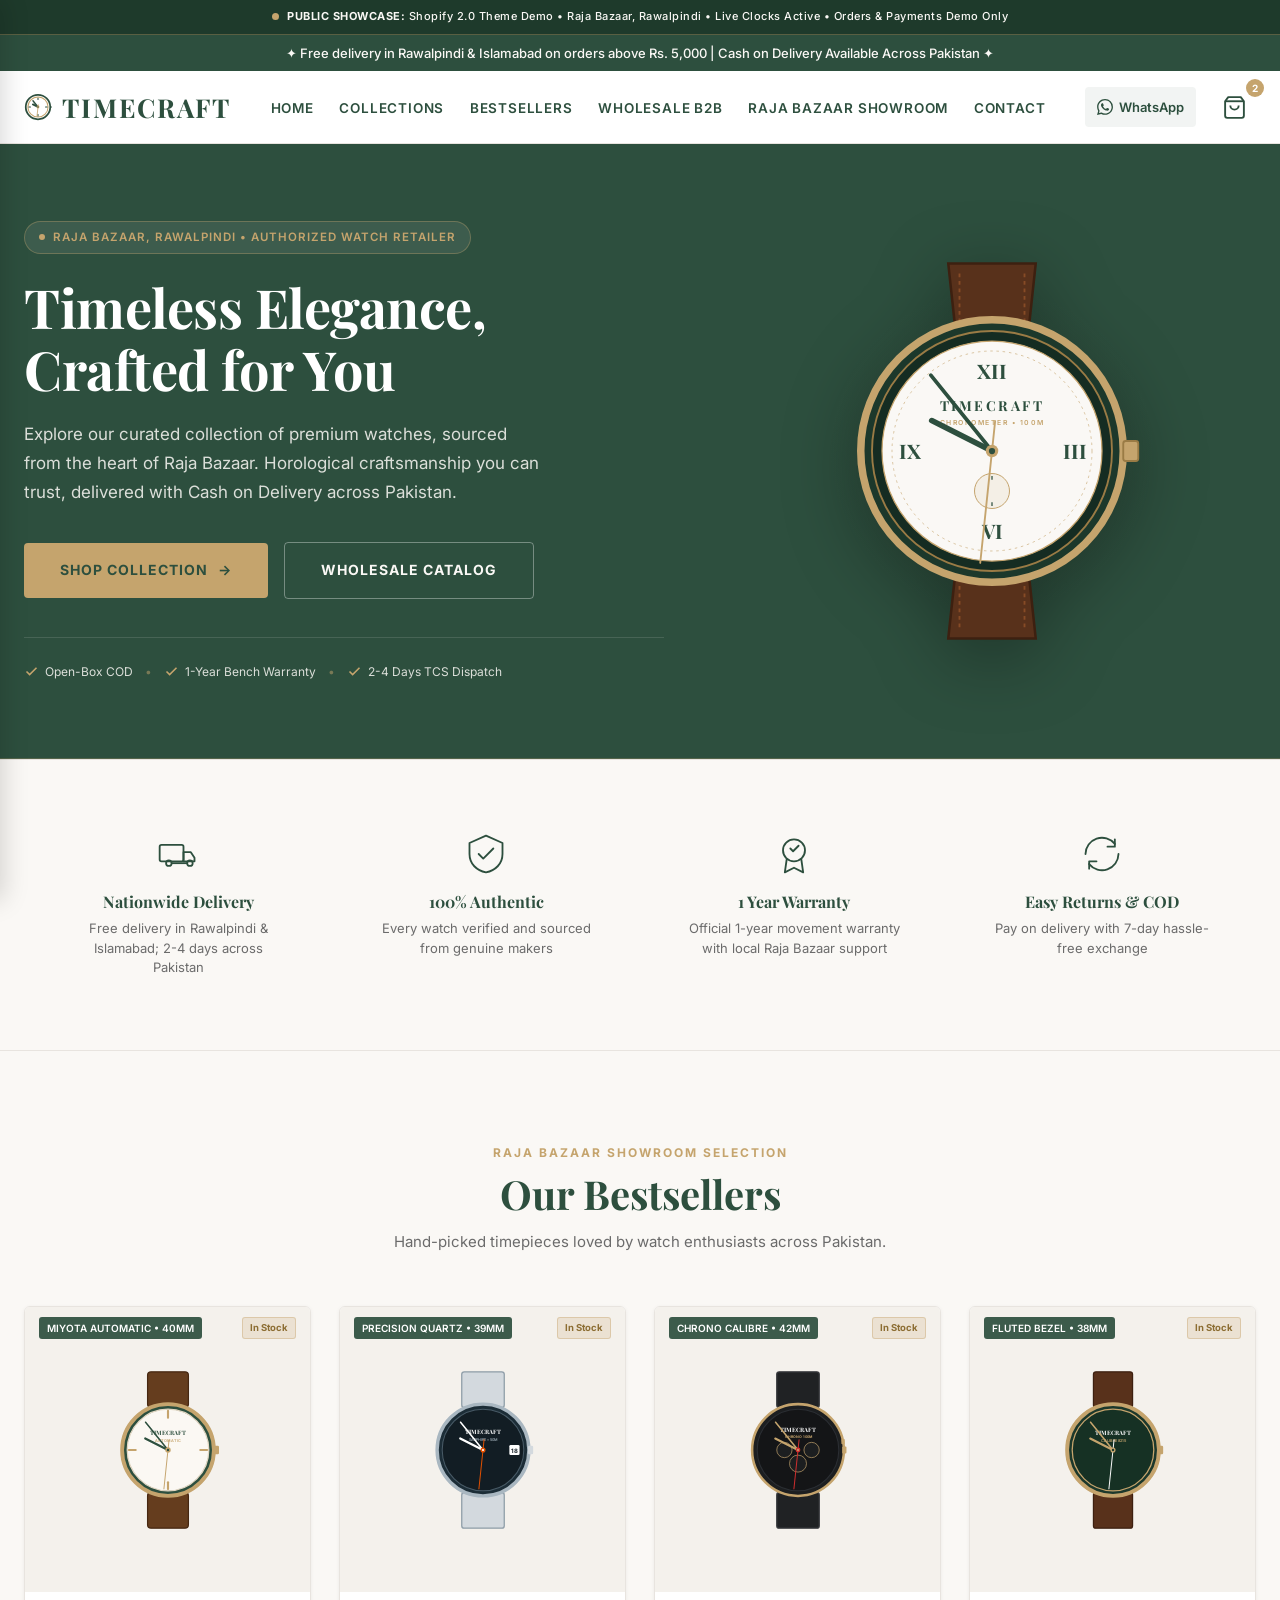
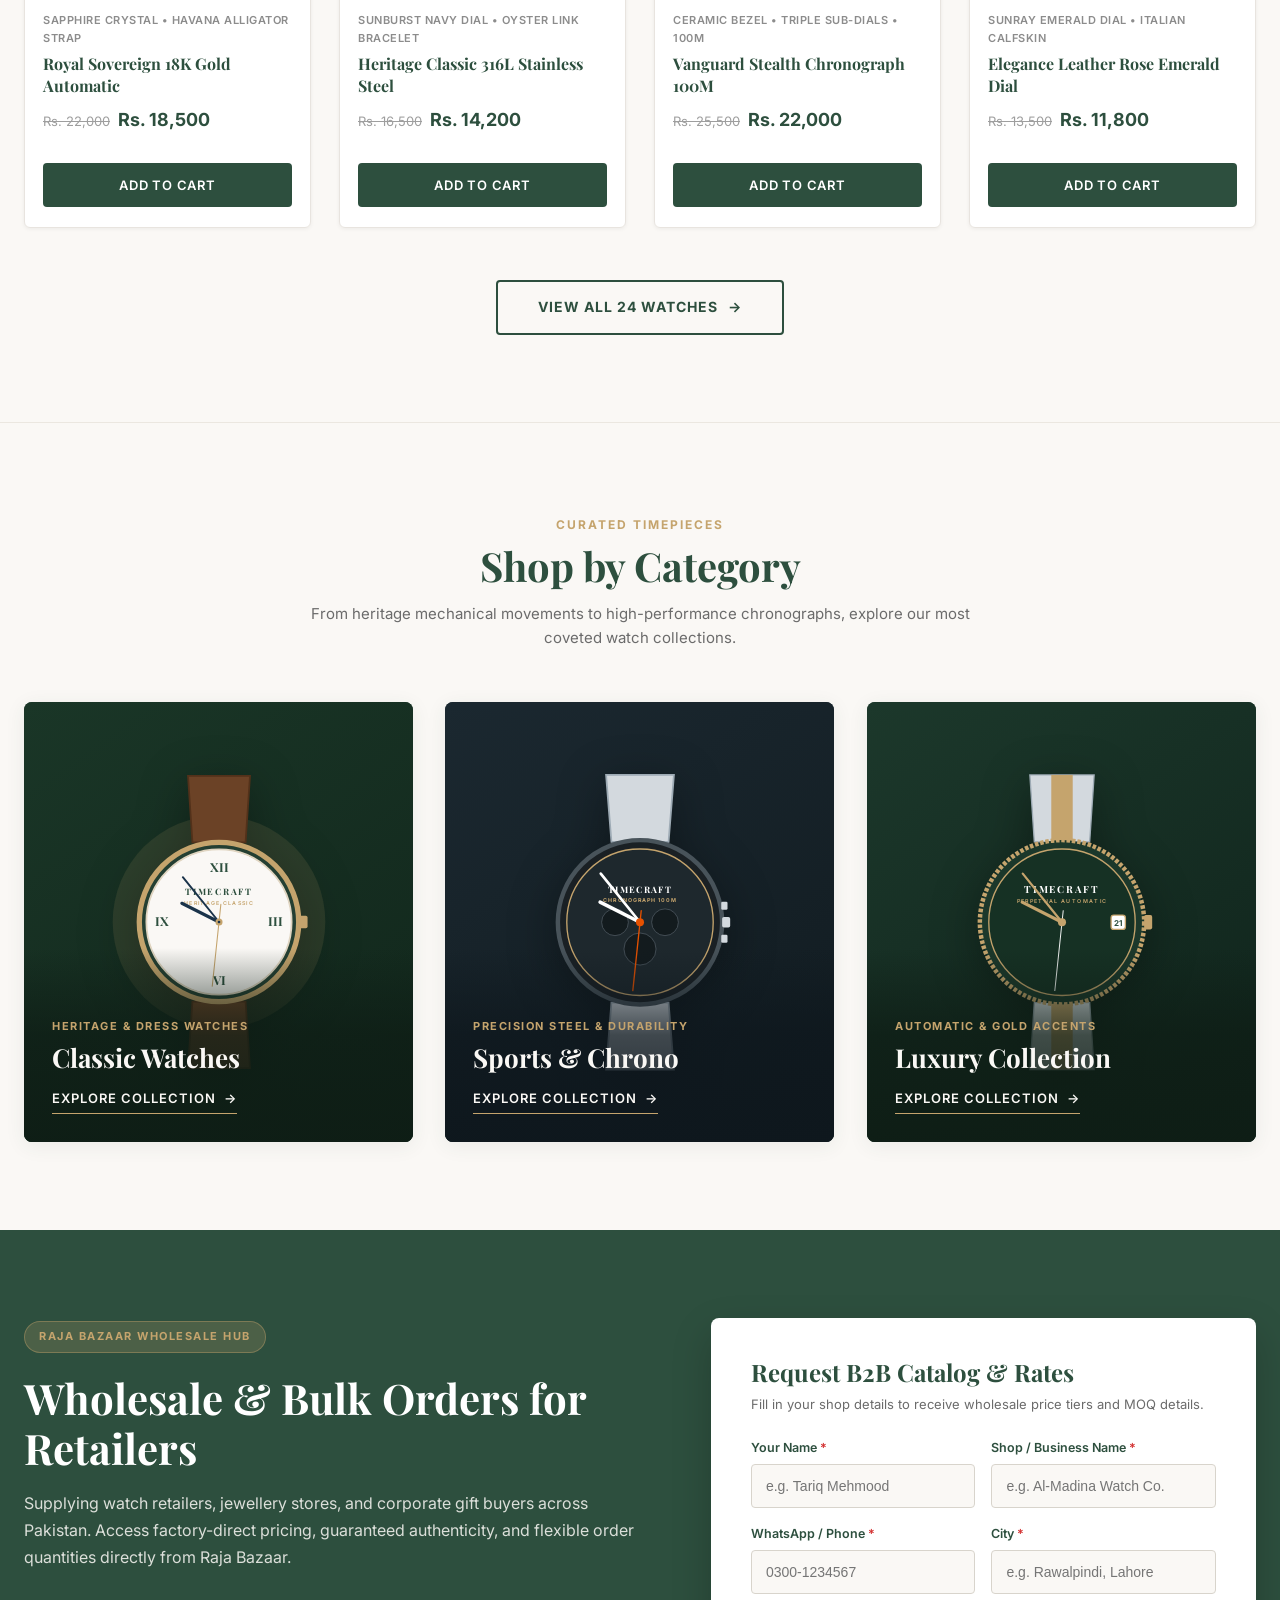
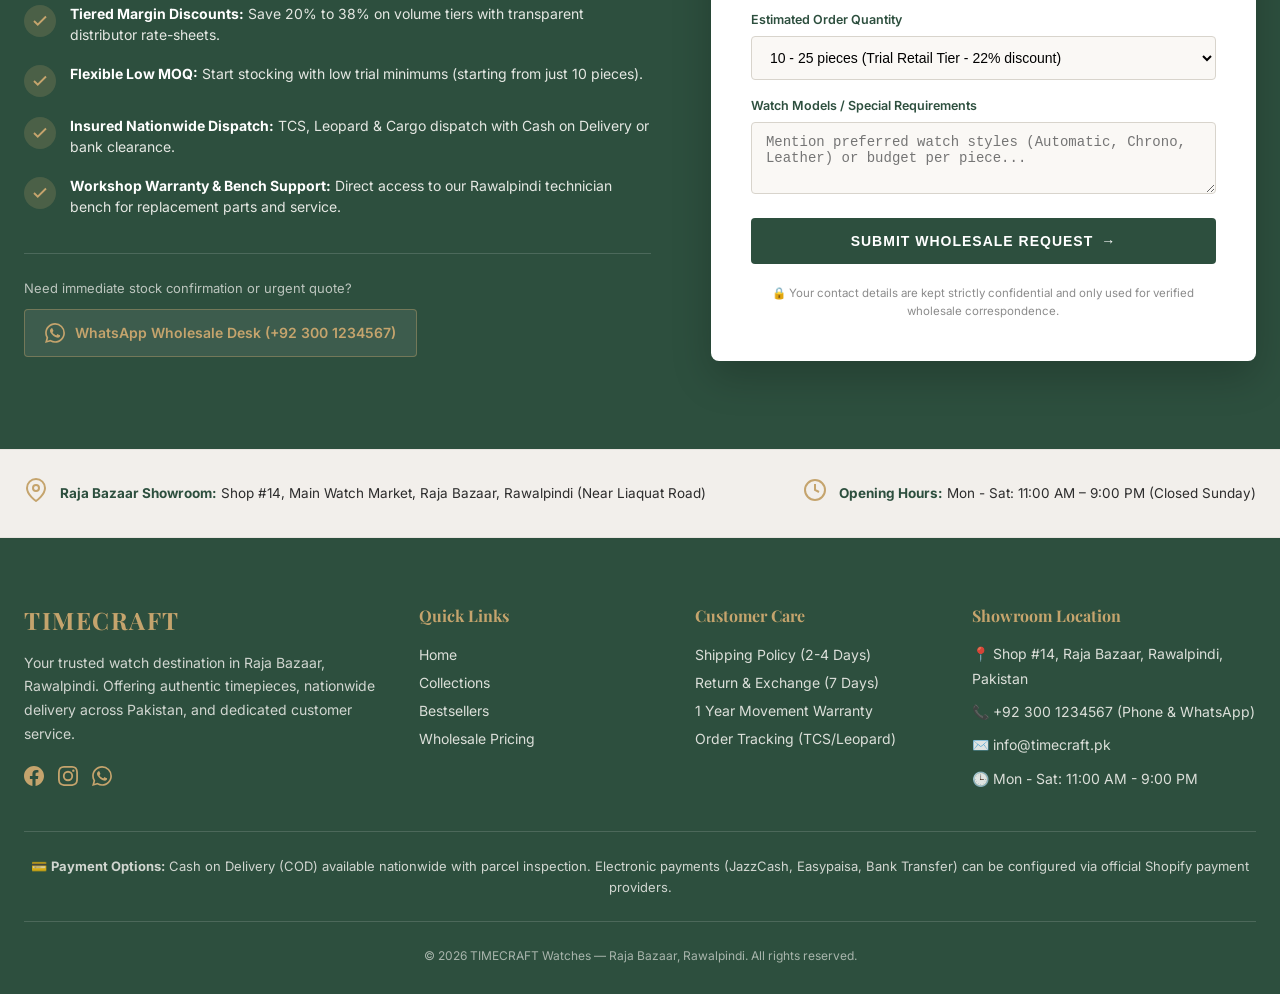
<file: index.html>
<!DOCTYPE html>
<html lang="en">
<head>
  <meta charset="utf-8">
  <title>TIMECRAFT Watches — Shopify Storefront Showcase</title>
  <meta name="description" content="Shopify Online Store 2.0 theme demo for TIMECRAFT Watches, Raja Bazaar, Rawalpindi. Features synchronized live Rawalpindi analog clocks, wholesale ordering, and responsive editorial layout.">
  <meta property="og:type" content="website">
  <meta property="og:url" content="https://mhussain-codes.github.io/timecraft-shopify-theme/">
  <meta property="og:title" content="TIMECRAFT Watches — Shopify Storefront Demo">
  <meta property="og:description" content="Minimal, classic Shopify theme built for Raja Bazaar Rawalpindi watch retail with live synchronized clocks and wholesale ordering.">
  <meta property="og:image" content="https://mhussain-codes.github.io/timecraft-shopify-theme/demo-preview/assets/og-image.png">
  <meta name="twitter:card" content="summary_large_image">
  <meta name="twitter:title" content="TIMECRAFT Watches — Shopify Storefront Demo">
  <meta name="twitter:description" content="Explore the TIMECRAFT watch store demo featuring live synchronized Asia/Karachi clocks, responsive editorial layout, and Online Store 2.0 architecture.">
  <meta name="twitter:image" content="https://mhussain-codes.github.io/timecraft-shopify-theme/demo-preview/assets/og-image.png">
  <meta http-equiv="refresh" content="0; url=demo-preview/">
  <link rel="canonical" href="https://mhussain-codes.github.io/timecraft-shopify-theme/demo-preview/">
  <script>window.location.replace("demo-preview/");</script>
</head>
<body style="background: #2D4F3E; color: #FAF8F5; font-family: 'Inter', -apple-system, sans-serif; display: flex; align-items: center; justify-content: center; height: 100vh; margin: 0; text-align: center;">
  <div>
    <h1 style="font-family: 'Playfair Display', Georgia, serif; font-size: 28px; margin: 0 0 12px; color: #FAF8F5;">TIMECRAFT</h1>
    <p style="font-size: 14px; color: #C5A46D; margin: 0 0 20px;">Loading Raja Bazaar Storefront Showcase...</p>
    <p style="font-size: 13px; color: rgba(250, 248, 245, 0.7);"><a href="demo-preview/" style="color: #C5A46D; text-decoration: underline;">Click here if you are not redirected automatically</a>.</p>
  </div>
</body>
</html>
</file>
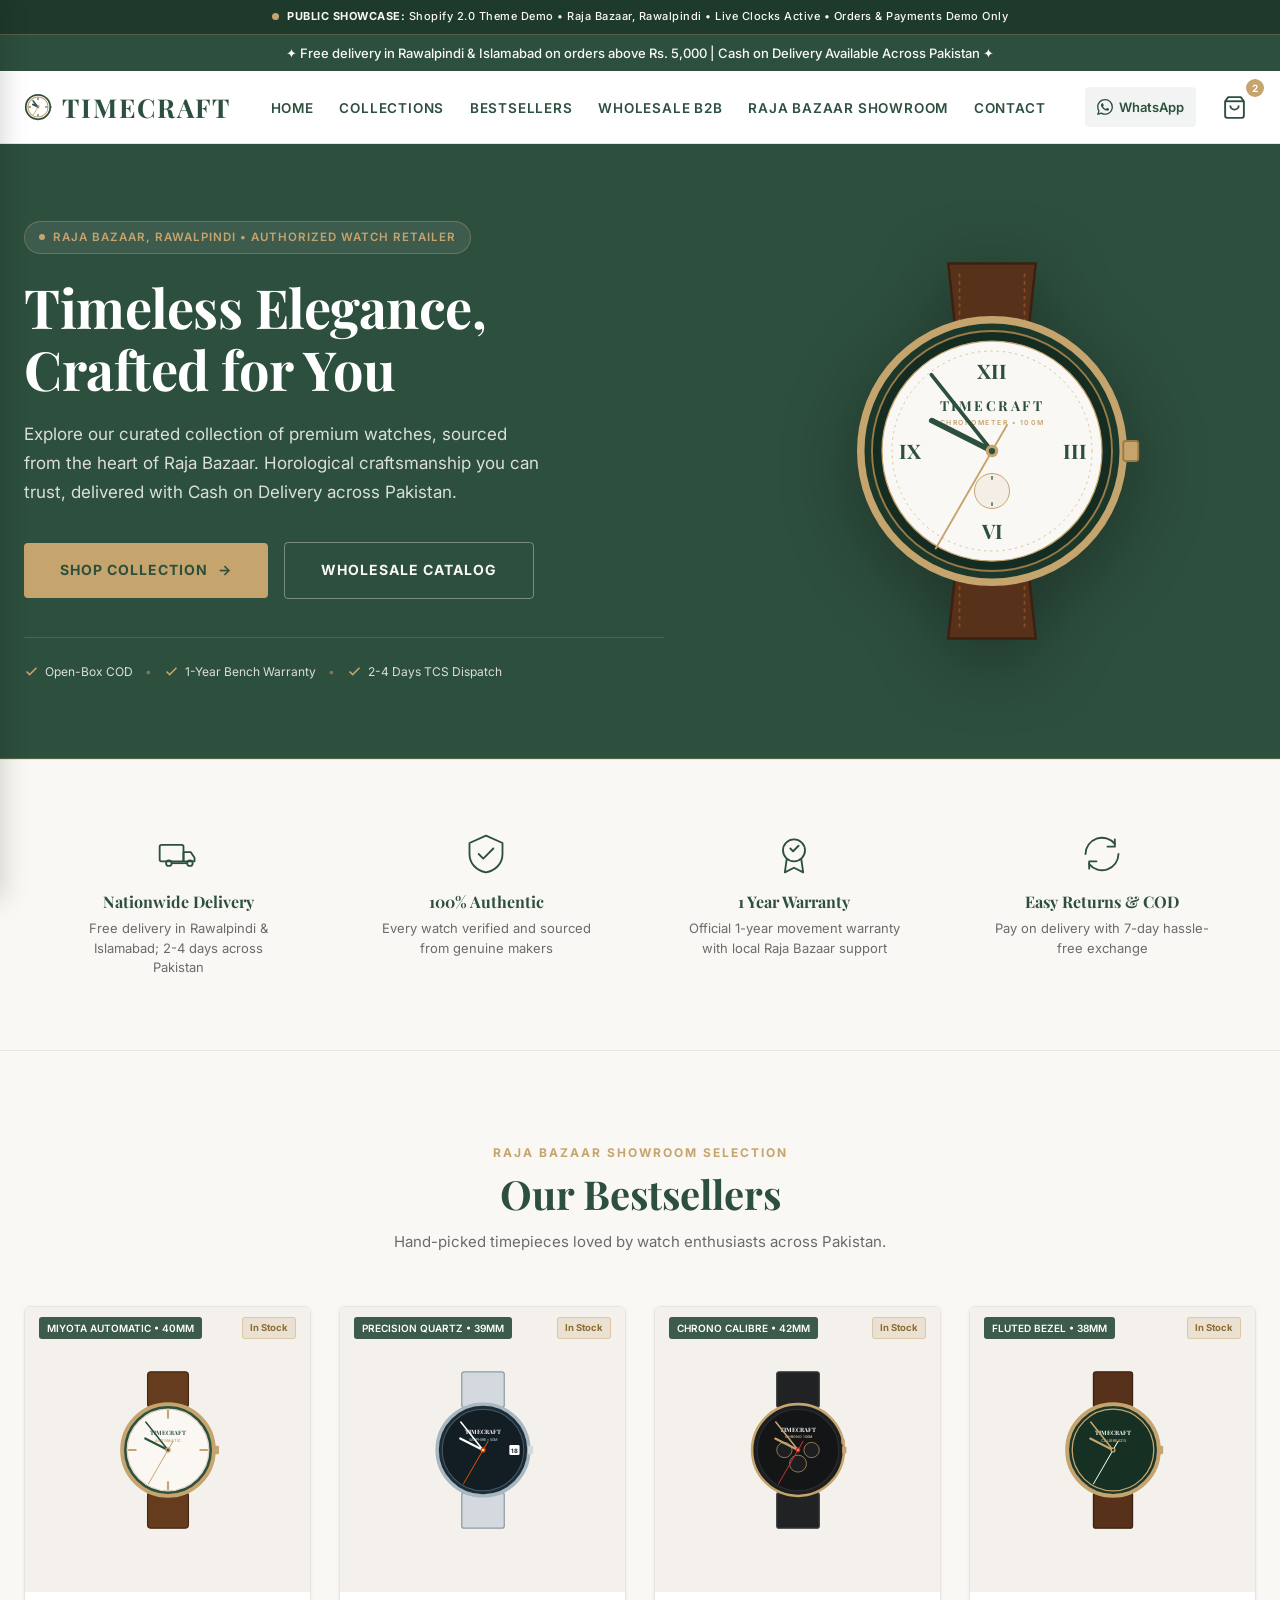
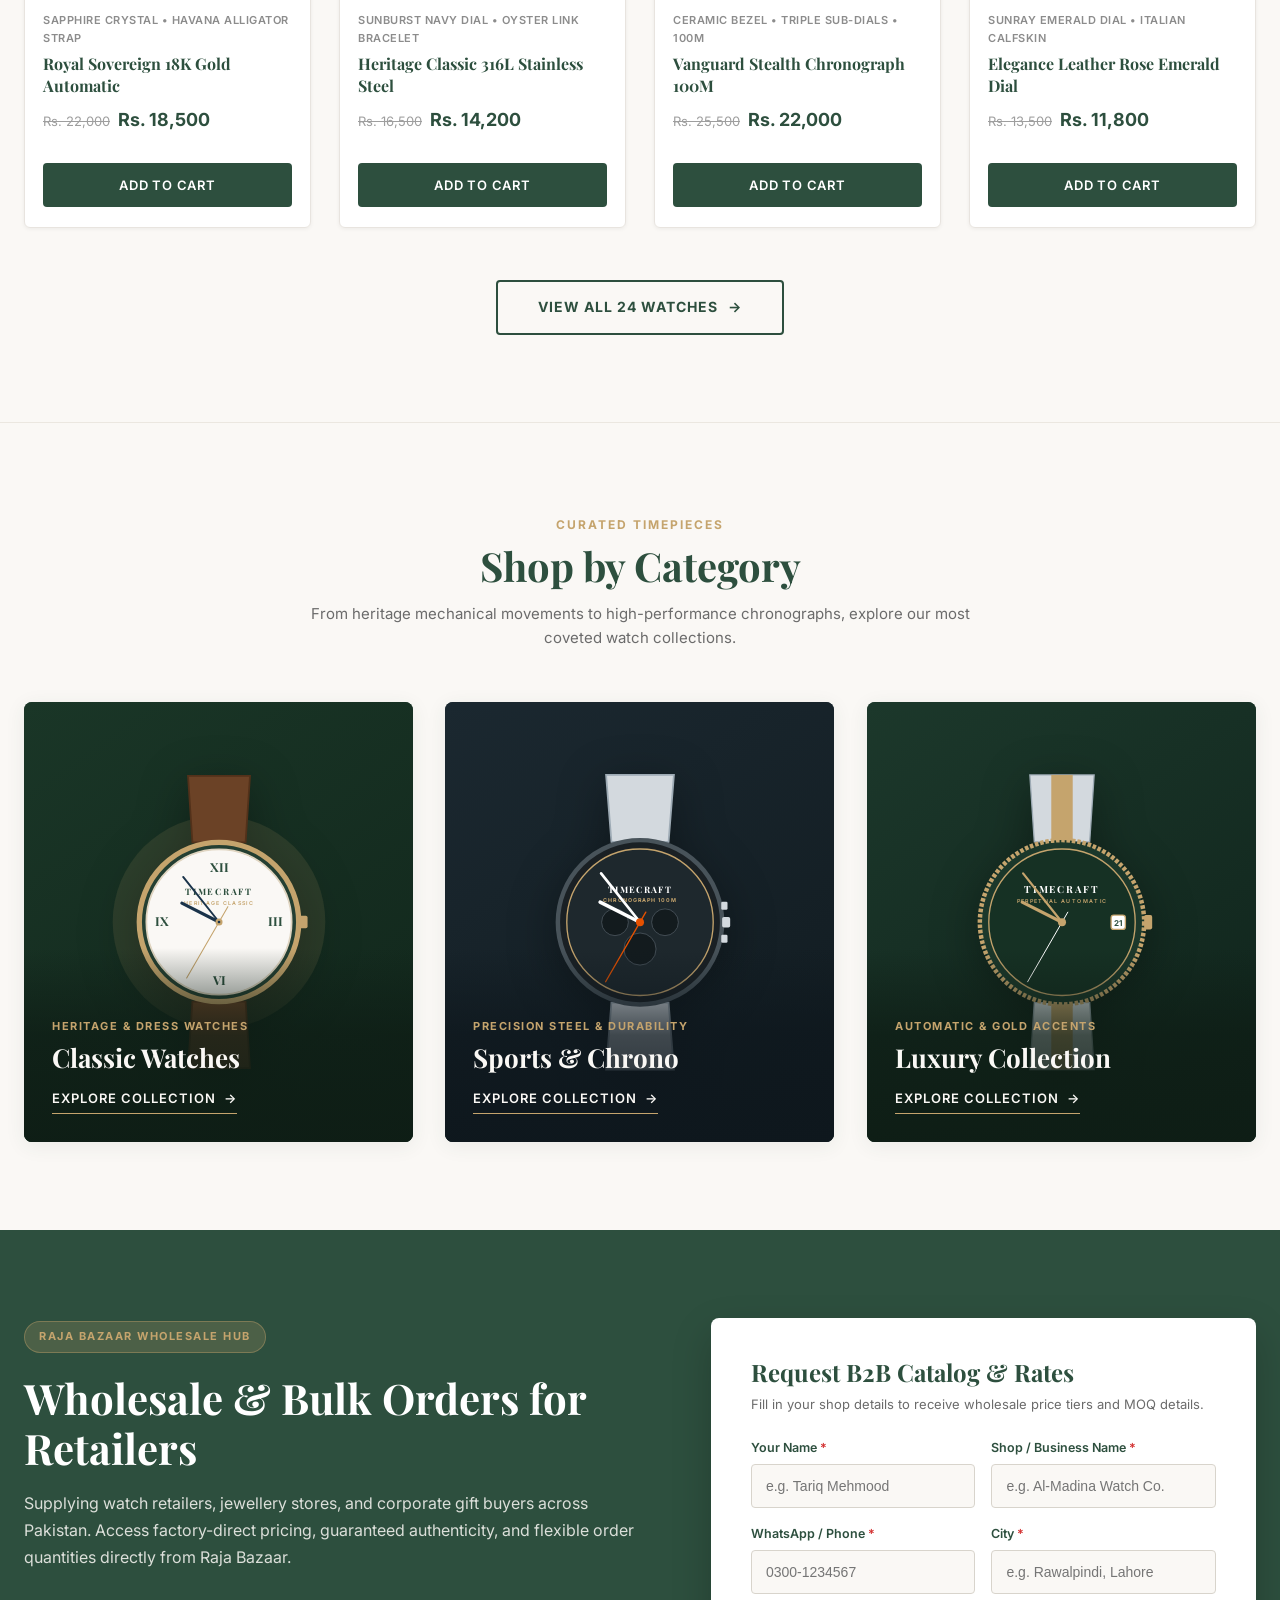
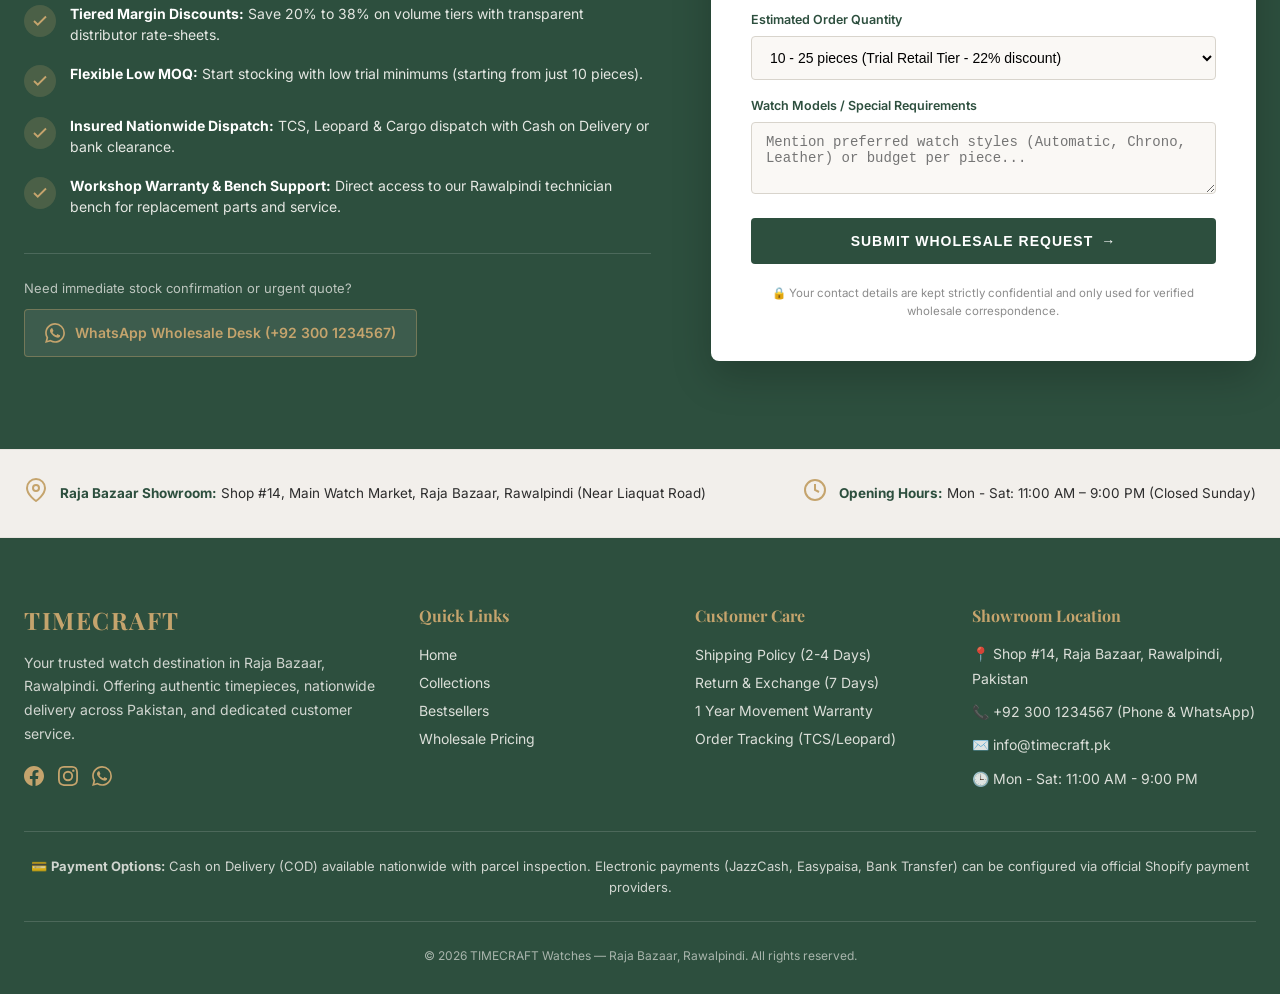
<file: demo-preview/index.html>
<!DOCTYPE html>
<html class="no-js" lang="en">
<head>
  <meta charset="utf-8">
  <meta name="viewport" content="width=device-width, initial-scale=1.0, maximum-scale=5.0">
  <script>document.documentElement.classList.replace('no-js', 'js');</script>
    <title>TIMECRAFT Watches — Shopify Storefront Showcase</title>
  <meta name="description" content="Shopify Online Store 2.0 theme demo for TIMECRAFT Watches, Raja Bazaar, Rawalpindi. Features synchronized live Rawalpindi analog clocks, wholesale ordering, and responsive editorial layout.">
  
  <!-- Open Graph / LinkedIn / Facebook -->
  <meta property="og:type" content="website">
  <meta property="og:url" content="https://mhussain-codes.github.io/timecraft-shopify-theme/demo-preview/">
  <meta property="og:title" content="TIMECRAFT Watches — Shopify Storefront Demo">
  <meta property="og:description" content="Minimal, classic Shopify theme built for Raja Bazaar Rawalpindi watch retail with live synchronized clocks and wholesale ordering.">
  <meta property="og:image" content="https://mhussain-codes.github.io/timecraft-shopify-theme/demo-preview/assets/og-image.png">
  <meta property="og:image:width" content="1200">
  <meta property="og:image:height" content="630">
  
  <!-- Twitter Card -->
  <meta name="twitter:card" content="summary_large_image">
  <meta name="twitter:url" content="https://mhussain-codes.github.io/timecraft-shopify-theme/demo-preview/">
  <meta name="twitter:title" content="TIMECRAFT Watches — Shopify Storefront Demo">
  <meta name="twitter:description" content="Explore the TIMECRAFT watch store demo featuring live synchronized Asia/Karachi clocks, responsive editorial layout, and Online Store 2.0 architecture.">
  <meta name="twitter:image" content="https://mhussain-codes.github.io/timecraft-shopify-theme/demo-preview/assets/og-image.png">
  <meta name="theme-color" content="#2D4F3E">

  <!-- Google Fonts: Playfair Display + Inter -->
  <link rel="preconnect" href="https://fonts.googleapis.com">
  <link rel="preconnect" href="https://fonts.gstatic.com" crossorigin>
  <link href="https://fonts.googleapis.com/css2?family=Playfair+Display:ital,wght@0,400;0,600;0,700;1,400&family=Inter:wght@300;400;500;600;700&display=swap" rel="stylesheet">

  <!-- Theme Stylesheet -->
  <link rel="stylesheet" href="assets/theme.css">

  <style>
    /* In-page styling polish for maximum customer confidence and zero clipping */
    :root {
      --color-bg: #FAF8F5;
      --color-primary: #2D4F3E;
      --color-primary-dark: #1E3A2B;
      --color-accent: #C5A46D;
      --color-accent-light: #E0C99E;
      --color-text: #2C2C2C;
      --color-text-light: #6B6B6B;
      --color-white: #FFFFFF;
      --color-border: #E8E4DF;
    }

    body {
      background-color: var(--color-bg);
      color: var(--color-text);
      font-family: 'Inter', sans-serif;
      margin: 0;
      padding: 0;
      overflow-x: hidden;
    }

    /* Interactive Cart Toast Notification */
    .cart-toast {
      position: fixed;
      bottom: 24px;
      right: 24px;
      background: #FFFFFF;
      border: 1px solid var(--color-border);
      border-left: 4px solid var(--color-accent);
      border-radius: 8px;
      padding: 16px 20px;
      box-shadow: 0 12px 36px rgba(0, 0, 0, 0.15);
      z-index: 3000;
      display: flex;
      align-items: center;
      gap: 16px;
      transform: translateY(120%);
      opacity: 0;
      transition: all 0.35s cubic-bezier(0.16, 1, 0.3, 1);
      max-width: 380px;
    }
    .cart-toast.is-active {
      transform: translateY(0);
      opacity: 1;
    }
    .cart-toast__icon {
      width: 36px;
      height: 36px;
      border-radius: 50%;
      background: rgba(45, 79, 62, 0.1);
      color: var(--color-primary);
      display: flex;
      align-items: center;
      justify-content: center;
      flex-shrink: 0;
    }
    .cart-toast__content {
      flex: 1;
    }
    .cart-toast__title {
      font-size: 13.5px;
      font-weight: 700;
      color: var(--color-primary);
      margin: 0 0 2px;
    }
    .cart-toast__desc {
      font-size: 12px;
      color: var(--color-text-light);
      margin: 0;
    }
    .cart-toast__btn {
      background: var(--color-primary);
      color: #fff;
      font-size: 11px;
      font-weight: 700;
      text-transform: uppercase;
      letter-spacing: 0.5px;
      padding: 8px 12px;
      border-radius: 4px;
      text-decoration: none;
      white-space: nowrap;
    }

    /* Showroom highlight banner */
    .showroom-strip {
      background: #F2EFEB;
      border-top: 1px solid var(--color-border);
      border-bottom: 1px solid var(--color-border);
      padding: 24px;
      font-size: 13.5px;
      color: var(--color-text);
    }
    .showroom-strip__inner {
      max-width: 1320px;
      margin: 0 auto;
      display: flex;
      align-items: center;
      justify-content: space-between;
      flex-wrap: wrap;
      gap: 16px;
    }
    .showroom-strip__col {
      display: flex;
      align-items: center;
      gap: 12px;
    }
    .showroom-strip__icon {
      color: var(--color-accent);
      flex-shrink: 0;
    }
  
/* ==========================================================================
   Comprehensive Storefront Responsiveness (Mobile, Tablet, Laptop, Desktop)
   Yahan sabhi screen sizes ke mukammal fluid aur responsive rules hain
   ========================================================================== */

/* Universal fluid layout reset */
*, *::before, *::after {
  box-sizing: border-box;
}

html, body {
  overflow-x: hidden;
  width: 100%;
  max-width: 100vw;
  margin: 0;
  padding: 0;
  -webkit-text-size-adjust: 100%;
}

img, svg {
  max-width: 100%;
  height: auto;
}

/* Header section responsive layout */
.header-section {
  position: sticky;
  top: 0;
  z-index: 1000;
  background: #FFFFFF;
  border-bottom: 1px solid #E8E4DF;
  width: 100%;
}

.header-inner {
  max-width: 1320px;
  margin: 0 auto;
  padding: 0 clamp(12px, 3vw, 24px);
  display: flex;
  align-items: center;
  justify-content: space-between;
  height: 72px;
  width: 100%;
}

.header-hamburger {
  background: none;
  border: none;
  cursor: pointer;
  color: #2D4F3E;
  padding: 8px;
  margin-left: -8px;
  display: none;
  min-width: 44px;
  min-height: 44px;
  align-items: center;
  justify-content: center;
}

.header-logo a {
  display: flex;
  align-items: center;
  gap: clamp(6px, 1.5vw, 10px);
  text-decoration: none;
  color: #2D4F3E;
}

.header-logo-text {
  font-family: 'Playfair Display', serif;
  font-size: clamp(20px, 4.5vw, 26px);
  font-weight: 700;
  letter-spacing: clamp(1px, 0.4vw, 2px);
}

.header-nav {
  display: flex;
  gap: clamp(14px, 2vw, 32px);
  list-style: none;
  margin: 0;
  padding: 0;
  align-items: center;
}

.header-nav a {
  text-decoration: none;
  color: #2D4F3E;
  font-weight: 600;
  font-size: clamp(12px, 1.15vw, 13.5px);
  text-transform: uppercase;
  letter-spacing: 0.8px;
  transition: color 0.2s ease;
  white-space: nowrap;
}

.header-nav a:hover {
  color: #C5A46D;
}

.header-actions {
  display: flex;
  align-items: center;
  gap: clamp(8px, 1.5vw, 16px);
  flex-shrink: 0;
}

.header-wa-link {
  display: inline-flex;
  align-items: center;
  gap: 6px;
  font-size: 13px;
  font-weight: 600;
  color: #2D4F3E;
  text-decoration: none;
  padding: 7px 12px;
  border-radius: 4px;
  background: rgba(45, 79, 62, 0.06);
  min-height: 40px;
  transition: background 0.2s ease;
}

.header-wa-link:hover {
  background: rgba(45, 79, 62, 0.12);
}

.header-cart {
  position: relative;
  color: #2D4F3E;
  text-decoration: none;
  display: flex;
  align-items: center;
  justify-content: center;
  min-width: 44px;
  min-height: 44px;
  padding: 4px;
}

/* Yahan tablet aur mobile par desktop navigation hide hoti hai aur hamburger menu show hota hai */
@media (max-width: 1024px) {
  .header-hamburger {
    display: flex !important;
  }
  .header-nav,
  header nav {
    display: none !important;
  }
  .header-inner {
    height: 64px;
  }
}

/* Yahan choti screens par WhatsApp text compact icon ban jata hai */
@media (max-width: 480px) {
  .header-inner {
    height: 60px;
    padding: 0 10px;
  }
  .header-wa-link span {
    display: none;
  }
  .header-wa-link {
    padding: 8px;
    border-radius: 50%;
    min-width: 40px;
    min-height: 40px;
    justify-content: center;
  }
}

/* Mobile Slide-in Drawer */
.mobile-nav-overlay {
  display: none;
  position: fixed;
  inset: 0;
  background: rgba(0,0,0,0.5);
  z-index: 2000;
  opacity: 0;
  transition: opacity 0.3s ease;
}
.mobile-nav-overlay.active {
  display: block;
  opacity: 1;
}

.mobile-nav {
  position: fixed;
  top: 0;
  left: 0;
  width: 320px;
  max-width: 85vw;
  height: 100%;
  background: #FFFFFF;
  z-index: 2001;
  transform: translateX(-100%);
  transition: transform 0.35s cubic-bezier(0.16, 1, 0.3, 1);
  display: flex;
  flex-direction: column;
  box-shadow: 4px 0 24px rgba(0,0,0,0.15);
}
.mobile-nav.active {
  transform: translateX(0);
}

/* Hero Section */
.hero-section {
  background-color: #2D4F3E;
  color: #FFFFFF;
  position: relative;
  overflow: hidden;
  border-bottom: 1px solid rgba(197, 164, 109, 0.25);
  width: 100%;
}

.hero-inner {
  max-width: 1320px;
  margin: 0 auto;
  padding: clamp(40px, 6vw, 88px) clamp(16px, 3.5vw, 24px);
  display: flex;
  align-items: center;
  gap: clamp(28px, 5vw, 64px);
  width: 100%;
}

.hero-text {
  flex: 1.15;
  min-width: 0;
}

.hero-eyebrow {
  display: inline-flex;
  align-items: center;
  gap: 8px;
  background: rgba(255, 255, 255, 0.08);
  border: 1px solid rgba(197, 164, 109, 0.35);
  color: #C5A46D;
  font-size: clamp(10px, 2.5vw, 11.5px);
  font-weight: 600;
  letter-spacing: 1px;
  text-transform: uppercase;
  padding: 6px 14px;
  border-radius: 20px;
  margin-bottom: 20px;
  max-width: 100%;
}

.hero-heading {
  font-family: 'Playfair Display', serif;
  font-size: clamp(28px, 5.5vw, 54px);
  font-weight: 700;
  line-height: 1.15;
  margin: 0 0 clamp(14px, 2vw, 20px);
  color: #FFFFFF;
  letter-spacing: -0.5px;
}

.hero-subheading {
  font-family: 'Inter', sans-serif;
  font-size: clamp(14.5px, 2vw, 17px);
  line-height: 1.65;
  color: rgba(250, 248, 245, 0.85);
  margin: 0 0 clamp(22px, 3vw, 36px);
  max-width: 540px;
}

.hero-actions {
  display: flex;
  align-items: center;
  gap: 16px;
  margin-bottom: clamp(24px, 3.5vw, 38px);
  flex-wrap: wrap;
}

.hero-btn {
  display: inline-flex;
  align-items: center;
  justify-content: center;
  gap: 10px;
  font-size: 13.5px;
  font-weight: 700;
  text-transform: uppercase;
  letter-spacing: 1px;
  padding: 15px clamp(20px, 3vw, 36px);
  border-radius: 4px;
  text-decoration: none;
  min-height: 48px;
  transition: transform 0.2s ease, background 0.2s ease;
}

.hero-btn--primary {
  background-color: #C5A46D;
  color: #2D4F3E;
}
.hero-btn--primary:hover {
  background-color: #D6BA86;
  transform: translateY(-2px);
}

.hero-btn--secondary {
  background: transparent;
  border: 1.5px solid rgba(255, 255, 255, 0.4);
  color: #FAF8F5;
}
.hero-btn--secondary:hover {
  background: rgba(255, 255, 255, 0.08);
  border-color: #C5A46D;
  color: #C5A46D;
}

.hero-media {
  flex: 0.95;
  display: flex;
  align-items: center;
  justify-content: center;
  min-width: 0;
  width: 100%;
}

.hero-watch-placeholder {
  width: clamp(210px, 60vw, 400px);
  max-width: 100%;
  aspect-ratio: 1 / 1;
  margin: 0 auto;
}

.hero-watch-svg {
  width: 100%;
  height: 100%;
  display: block;
}

/* Yahan mobile par hero section stack hota hai aur watch center mein rehti hai */
@media (max-width: 991px) {
  .hero-inner {
    flex-direction: column-reverse;
    text-align: center;
    gap: 36px;
    padding: clamp(32px, 5vw, 56px) 16px;
  }
  .hero-text {
    display: flex;
    flex-direction: column;
    align-items: center;
    width: 100%;
  }
  .hero-actions {
    justify-content: center;
  }
  .hero-trust-bar {
    justify-content: center;
  }
}

@media (max-width: 480px) {
  .hero-actions {
    flex-direction: column;
    width: 100%;
    gap: 12px;
  }
  .hero-btn {
    width: 100%;
    text-align: center;
  }
  .hero-watch-placeholder {
    width: clamp(190px, 64vw, 280px);
  }
}

/* Benefits Row Section */
.benefits-section {
  background: #FAF8F5;
  padding: clamp(32px, 5vw, 48px) clamp(16px, 3.5vw, 24px);
  border-top: 1px solid #E8E4DF;
  border-bottom: 1px solid #E8E4DF;
  width: 100%;
}

.benefits-grid {
  max-width: 1320px;
  margin: 0 auto;
  display: grid;
  grid-template-columns: repeat(4, 1fr);
  gap: 0;
  width: 100%;
}

.benefit-item {
  display: flex;
  flex-direction: column;
  align-items: center;
  text-align: center;
  padding: 24px 16px;
  position: relative;
}

@media (max-width: 991px) {
  .benefits-grid {
    grid-template-columns: repeat(2, 1fr);
    gap: 16px;
  }
  .benefit-item {
    padding: 16px 12px;
  }
}

/* Yahan mobile par benefits aik column mein stack ho jate hain */
@media (max-width: 540px) {
  .benefits-grid {
    grid-template-columns: 1fr;
    gap: 12px;
  }
  .benefit-item {
    border-bottom: 1px solid #E8E4DF;
    padding-bottom: 18px;
  }
  .benefit-item:last-child {
    border-bottom: none;
    padding-bottom: 0;
  }
}

/* Featured Bestsellers Grid */
.featured-section {
  background: #FAF8F5;
  padding: clamp(48px, 7vw, 88px) clamp(16px, 3.5vw, 24px);
  width: 100%;
}

.featured-inner {
  max-width: 1320px;
  margin: 0 auto;
  width: 100%;
}

.featured-grid {
  display: grid;
  grid-template-columns: repeat(4, minmax(0, 1fr));
  gap: clamp(16px, 2.5vw, 28px);
  width: 100%;
}

.product-card {
  background: #FFFFFF;
  border: 1px solid #E8E4DF;
  border-radius: 6px;
  overflow: hidden;
  display: flex;
  flex-direction: column;
  position: relative;
  min-width: 0;
  transition: transform 0.3s ease, box-shadow 0.3s ease;
}

.product-card:hover {
  transform: translateY(-4px);
  box-shadow: 0 12px 28px rgba(45, 79, 62, 0.08);
}

.product-card__badge {
  background: rgba(45, 79, 62, 0.92);
  color: #FFFFFF;
  font-size: 10px;
  font-weight: 600;
  padding: 3px 8px;
  border-radius: 3px;
  text-transform: uppercase;
  max-width: calc(100% - 75px);
  white-space: nowrap;
  overflow: hidden;
  text-overflow: ellipsis;
}

.product-card__btn {
  width: 100%;
  background: #2D4F3E;
  color: #FFFFFF;
  font-size: 13px;
  font-weight: 600;
  text-transform: uppercase;
  letter-spacing: 0.8px;
  padding: 13px;
  border: none;
  border-radius: 4px;
  cursor: pointer;
  min-height: 44px;
  transition: background 0.2s ease;
}

.product-card__btn:hover {
  background: #1E3A2B;
}

@media (max-width: 1024px) {
  .featured-grid {
    grid-template-columns: repeat(2, minmax(0, 1fr));
    gap: 20px;
  }
}

/* Yahan mobile par product cards aik column mein aate hain */
@media (max-width: 600px) {
  .featured-grid {
    grid-template-columns: 1fr;
    gap: 20px;
    max-width: 420px;
    margin: 0 auto;
  }
}

/* Category Tiles ("Shop by Category") */
.categories-section {
  padding: clamp(48px, 7vw, 88px) clamp(16px, 3.5vw, 24px);
  background: #FAF8F5;
  width: 100%;
}

.category-tiles-grid {
  display: grid;
  grid-template-columns: repeat(3, minmax(0, 1fr));
  gap: clamp(20px, 3vw, 32px);
  width: 100%;
}

.category-tile {
  border-radius: 8px;
  overflow: hidden;
  box-shadow: 0 4px 20px rgba(45, 79, 62, 0.08);
  transition: transform 0.4s cubic-bezier(0.16, 1, 0.3, 1);
  min-width: 0;
}

.category-tile:hover {
  transform: translateY(-6px);
}

.category-tile a {
  display: flex;
  flex-direction: column;
  height: 100%;
  min-height: clamp(380px, 55vw, 440px);
  text-decoration: none;
  color: inherit;
  position: relative;
}

@media (max-width: 991px) {
  .category-tiles-grid {
    grid-template-columns: repeat(2, minmax(0, 1fr));
    gap: 20px;
  }
  .category-tile:nth-child(3) {
    grid-column: span 2;
  }
}

/* Yahan category cards mobile par aik column mein aate hain */
@media (max-width: 640px) {
  .category-tiles-grid {
    grid-template-columns: 1fr;
    gap: 20px;
  }
  .category-tile:nth-child(3) {
    grid-column: span 1;
  }
  .category-tile a {
    min-height: 380px;
  }
}

/* Wholesale Section */
.wholesale-unified-section {
  background-color: #2D4F3E;
  color: #FAF8F5;
  padding: clamp(48px, 7vw, 88px) clamp(16px, 3.5vw, 24px);
  position: relative;
  width: 100%;
}

.wholesale-unified-container {
  max-width: 1320px;
  margin: 0 auto;
  width: 100%;
}

.wholesale-unified-card {
  display: grid;
  grid-template-columns: 1.15fr 1fr;
  gap: clamp(32px, 5vw, 60px);
  align-items: center;
  width: 100%;
}

.wholesale-form-card {
  background: #FFFFFF;
  border-radius: 8px;
  padding: clamp(24px, 4.5vw, 40px) clamp(16px, 4.5vw, 32px);
  box-shadow: 0 16px 40px rgba(0,0,0,0.22);
  width: 100%;
  box-sizing: border-box;
}

.form-row-2col {
  display: grid;
  grid-template-columns: 1fr 1fr;
  gap: 16px;
  width: 100%;
}

/* Yahan wholesale section mobile par stack hota hai */
@media (max-width: 991px) {
  .wholesale-unified-card {
    grid-template-columns: 1fr;
    gap: 36px;
  }
}

/* Yahan wholesale form fields mobile par single column ban jati hain */
@media (max-width: 540px) {
  .form-row-2col {
    grid-template-columns: 1fr;
    gap: 14px;
  }
}

/* Showroom Strip */
.showroom-strip {
  background: #F2EFEB;
  border-top: 1px solid #E8E4DF;
  border-bottom: 1px solid #E8E4DF;
  padding: clamp(20px, 3.5vw, 28px) clamp(16px, 3vw, 24px);
  font-size: 13.5px;
  color: #2C2C2C;
  width: 100%;
}

.showroom-strip__inner {
  max-width: 1320px;
  margin: 0 auto;
  display: flex;
  align-items: center;
  justify-content: space-between;
  flex-wrap: wrap;
  gap: 20px;
  width: 100%;
}

.showroom-strip__col {
  display: flex;
  align-items: center;
  gap: 12px;
}

@media (max-width: 768px) {
  .showroom-strip__inner {
    flex-direction: column;
    align-items: flex-start;
    gap: 16px;
  }
}

/* Footer Section */
.site-footer {
  background-color: #2D4F3E;
  color: #FAF8F5;
  padding: clamp(48px, 6vw, 68px) clamp(16px, 3.5vw, 24px) 28px;
  font-family: 'Inter', sans-serif;
  width: 100%;
}

.footer-grid {
  display: grid;
  grid-template-columns: 1.5fr 1fr 1fr 1.2fr;
  gap: clamp(24px, 3.5vw, 40px);
  padding-bottom: 40px;
  border-bottom: 1px solid rgba(250, 248, 245, 0.15);
  width: 100%;
}

@media (max-width: 991px) {
  .footer-grid {
    grid-template-columns: repeat(2, 1fr);
    gap: 32px;
  }
}

/* Yahan footer mobile par aik column mein aata hai */
@media (max-width: 540px) {
  .footer-grid {
    grid-template-columns: 1fr;
    gap: 28px;
    text-align: left;
  }
}

</style>
</head>
<body>
  <!-- Public Demo Banner -->
  <div style="background: #1E3A2B; color: #FAF8F5; border-bottom: 1px solid rgba(197, 164, 109, 0.35); padding: 8px 16px; font-size: 11px; font-weight: 500; text-align: center; letter-spacing: 0.5px; display: flex; align-items: center; justify-content: center; gap: 8px; z-index: 1001; position: relative;">
    <span style="display: inline-block; width: 7px; height: 7px; border-radius: 50%; background: #C5A46D;"></span>
    <span><strong>PUBLIC SHOWCASE:</strong> Shopify 2.0 Theme Demo • Raja Bazaar, Rawalpindi • Live Clocks Active • Orders &amp; Payments Demo Only</span>
  </div>


  <!-- Announcement Bar Section -->
  <div class="announcement-bar" role="region" aria-label="Announcement" style="background-color: #2D4F3E; color: #FAF8F5;">
    <div class="container announcement-bar__container" style="display: flex; justify-content: center; align-items: center; position: relative;">
      <p class="announcement-bar__text" style="margin: 0; font-size: 13px; font-weight: 500;">
        ✦ Free delivery in Rawalpindi & Islamabad on orders above Rs. 5,000 | Cash on Delivery Available Across Pakistan ✦
      </p>
    </div>
  </div>

  <!-- Header Section -->
  <header class="header-section" style="position: sticky; top: 0; z-index: 1000; background: #FFFFFF; border-bottom: 1px solid #E8E4DF;">
    <div class="header-inner">
      
      <!-- Hamburger Menu for mobile -->
      <button class="header-hamburger" aria-label="Open menu" onclick="document.getElementById('mobile-nav-drawer').classList.add('active'); document.getElementById('mobile-nav-overlay').classList.add('active');">
        <svg xmlns="http://www.w3.org/2000/svg" fill="none" viewBox="0 0 24 24" stroke="currentColor" stroke-width="2" style="width: 26px; height: 26px;">
          <path stroke-linecap="round" stroke-linejoin="round" d="M4 6h16M4 12h16M4 18h16"/>
        </svg>
      </button>

      <!-- Logo with watch icon (Rawalpindi live analog clock) -->
      <div class="header-logo">
        <a href="#" class="header-logo-link">
          <svg class="header-clock-emblem" data-header-clock data-live-clock="svg" data-clock-pivot="16 16" xmlns="http://www.w3.org/2000/svg" viewBox="0 0 32 32" fill="none" aria-label="Rawalpindi Live Clock" role="img">
            <circle cx="16" cy="16" r="14" stroke="#2D4F3E" stroke-width="2"/>
            <circle cx="16" cy="16" r="11.5" stroke="#C5A46D" stroke-width="1.2"/>
            <path d="M30 14.8v2.4h1a0.4 0.4 0 0 0 0.4-0.4v-1.6a0.4 0.4 0 0 0-0.4-0.4h-1z" fill="#2D4F3E"/>
            <!-- Cardinal ticks -->
            <line x1="16" y1="5.6" x2="16" y2="7.4" stroke="#2D4F3E" stroke-width="1.2" stroke-linecap="round"/>
            <line x1="24.6" y1="16" x2="26.4" y2="16" stroke="#2D4F3E" stroke-width="1.2" stroke-linecap="round"/>
            <line x1="16" y1="24.6" x2="16" y2="26.4" stroke="#2D4F3E" stroke-width="1.2" stroke-linecap="round"/>
            <line x1="5.6" y1="16" x2="7.4" y2="16" stroke="#2D4F3E" stroke-width="1.2" stroke-linecap="round"/>
            <!-- Moving Hands: 12 o'clock default, updated dynamically to Asia/Karachi time -->
            <line class="clock-hand clock-hand--hour" x1="16" y1="16" x2="16" y2="9.5" stroke="#2D4F3E" stroke-width="2.2" stroke-linecap="round" transform="rotate(0 16 16)"/>
            <line class="clock-hand clock-hand--minute" x1="16" y1="16" x2="16" y2="6.8" stroke="#2D4F3E" stroke-width="1.6" stroke-linecap="round" transform="rotate(0 16 16)"/>
            <line class="clock-hand clock-hand--second" x1="16" y1="18.5" x2="16" y2="5.5" stroke="#C5A46D" stroke-width="0.9" stroke-linecap="round" transform="rotate(0 16 16)"/>
            <circle cx="16" cy="16" r="1.6" fill="#C5A46D"/>
            <circle cx="16" cy="16" r="0.75" fill="#2D4F3E"/>
          </svg>
          <span class="header-logo-text">TIMECRAFT</span>
        </a>
      </div>

      <!-- Desktop Nav Links -->
      <nav>
        <ul class="header-nav">
          <li><a href="#" style="text-decoration: none; color: #2D4F3E; font-weight: 600; font-size: 13.5px; text-transform: uppercase; letter-spacing: 0.8px;">Home</a></li>
          <li><a href="#categories" style="text-decoration: none; color: #2D4F3E; font-weight: 600; font-size: 13.5px; text-transform: uppercase; letter-spacing: 0.8px;">Collections</a></li>
          <li><a href="#featured" style="text-decoration: none; color: #2D4F3E; font-weight: 600; font-size: 13.5px; text-transform: uppercase; letter-spacing: 0.8px;">Bestsellers</a></li>
          <li><a href="#wholesale" style="text-decoration: none; color: #2D4F3E; font-weight: 600; font-size: 13.5px; text-transform: uppercase; letter-spacing: 0.8px;">Wholesale B2B</a></li>
          <li><a href="#showroom" style="text-decoration: none; color: #2D4F3E; font-weight: 600; font-size: 13.5px; text-transform: uppercase; letter-spacing: 0.8px;">Raja Bazaar Showroom</a></li>
          <li><a href="#footer" style="text-decoration: none; color: #2D4F3E; font-weight: 600; font-size: 13.5px; text-transform: uppercase; letter-spacing: 0.8px;">Contact</a></li>
        </ul>
      </nav>

      <!-- Cart Icon -->
      <div class="header-actions">
        <a href="https://wa.me/923001234567?text=Hi%20TimeCraft%2C%20I%20have%20an%20inquiry%20regarding%20watches" target="_blank" rel="noopener" class="header-wa-link">
          <svg width="16" height="16" viewBox="0 0 24 24" fill="currentColor"><path d="M17.472 14.382c-.297-.149-1.758-.867-2.03-.967-.273-.099-.471-.148-.67.15-.197.297-.767.966-.94 1.164-.173.199-.347.223-.644.075-.297-.15-1.255-.463-2.39-1.475-.883-.788-1.48-1.761-1.653-2.059-.173-.297-.018-.458.13-.606.134-.133.298-.347.446-.52.149-.174.198-.298.298-.497.099-.198.05-.371-.025-.52-.075-.149-.669-1.612-.916-2.207-.242-.579-.487-.5-.669-.51-.173-.008-.371-.01-.57-.01-.198 0-.52.074-.792.372-.272.297-1.04 1.016-1.04 2.479 0 1.462 1.065 2.875 1.213 3.074.149.198 2.096 3.2 5.077 4.487.709.306 1.262.489 1.694.625.712.227 1.36.195 1.871.118.571-.085 1.758-.719 2.006-1.413.248-.694.248-1.289.173-1.413-.074-.124-.272-.198-.57-.347m-5.421 7.403h-.004a9.87 9.87 0 01-5.031-1.378l-.361-.214-3.741.982.998-3.648-.235-.374a9.86 9.86 0 01-1.51-5.26c.001-5.45 4.436-9.884 9.888-9.884 2.64 0 5.122 1.03 6.988 2.898a9.825 9.825 0 012.893 6.994c-.003 5.45-4.437 9.884-9.885 9.884m8.413-18.297A11.815 11.815 0 0012.05 0C5.495 0 .16 5.335.157 11.892c0 2.096.547 4.142 1.588 5.945L.057 24l6.305-1.654a11.882 11.882 0 005.683 1.448h.005c6.554 0 11.89-5.335 11.893-11.893a11.821 11.821 0 00-3.48-8.413z"/></svg>
          <span>WhatsApp</span>
        </a>

        <a href="#cart" class="header-cart" aria-label="Cart">
          <svg xmlns="http://www.w3.org/2000/svg" fill="none" viewBox="0 0 24 24" stroke="currentColor" stroke-width="1.8" style="width: 25px; height: 25px;">
            <path stroke-linecap="round" stroke-linejoin="round" d="M6 2L3 6v14a2 2 0 002 2h14a2 2 0 002-2V6l-3-4z"/>
            <line x1="3" y1="6" x2="21" y2="6"/>
            <path d="M16 10a4 4 0 01-8 0"/>
          </svg>
          <span class="cart-count" id="header-cart-count" style="position: absolute; top: -6px; right: -8px; background: #C5A46D; color: #fff; font-family: 'Inter', sans-serif; font-size: 10px; font-weight: 700; width: 18px; height: 18px; border-radius: 50%; display: flex; align-items: center; justify-content: center;">2</span>
        </a>
      </div>
    </div>
  </header>

  <!-- Mobile Slide-in Nav Drawer -->
  <div class="mobile-nav-overlay" id="mobile-nav-overlay" onclick="this.classList.remove('active'); document.getElementById('mobile-nav-drawer').classList.remove('active');" style="display: none; position: fixed; inset: 0; background: rgba(0,0,0,0.45); z-index: 2000;"></div>
  
  <nav class="mobile-nav" id="mobile-nav-drawer" style="position: fixed; top: 0; left: 0; width: 310px; max-width: 85vw; height: 100%; background: #FFFFFF; z-index: 2001; transform: translateX(-100%); transition: transform 0.35s ease; display: flex; flex-direction: column;">
    <div style="display: flex; align-items: center; justify-content: space-between; padding: 22px 24px; border-bottom: 1px solid #E8E4DF;">
      <span style="font-family: 'Playfair Display', serif; font-size: 22px; font-weight: 700; color: #2D4F3E; letter-spacing: 1.5px;">TIMECRAFT</span>
      <button onclick="document.getElementById('mobile-nav-drawer').classList.remove('active'); document.getElementById('mobile-nav-overlay').classList.remove('active');" style="background: none; border: none; cursor: pointer; color: #2D4F3E; padding: 4px;" aria-label="Close menu">
        <svg xmlns="http://www.w3.org/2000/svg" fill="none" viewBox="0 0 24 24" stroke="currentColor" stroke-width="2" style="width: 22px; height: 22px;">
          <path stroke-linecap="round" stroke-linejoin="round" d="M6 18L18 6M6 6l12 12"/>
        </svg>
      </button>
    </div>
    <ul style="list-style: none; margin: 0; padding: 16px 0; overflow-y: auto;">
      <li style="border-bottom: 1px solid #F0ECE6;"><a href="#" style="display: block; padding: 16px 24px; font-size: 15px; font-weight: 600; color: #2D4F3E; text-decoration: none; text-transform: uppercase;">Home</a></li>
      <li style="border-bottom: 1px solid #F0ECE6;"><a href="#categories" style="display: block; padding: 16px 24px; font-size: 15px; font-weight: 600; color: #2D4F3E; text-decoration: none; text-transform: uppercase;" onclick="document.getElementById('mobile-nav-drawer').classList.remove('active'); document.getElementById('mobile-nav-overlay').classList.remove('active');">Collections</a></li>
      <li style="border-bottom: 1px solid #F0ECE6;"><a href="#featured" style="display: block; padding: 16px 24px; font-size: 15px; font-weight: 600; color: #2D4F3E; text-decoration: none; text-transform: uppercase;" onclick="document.getElementById('mobile-nav-drawer').classList.remove('active'); document.getElementById('mobile-nav-overlay').classList.remove('active');">Bestsellers</a></li>
      <li style="border-bottom: 1px solid #F0ECE6;"><a href="#wholesale" style="display: block; padding: 16px 24px; font-size: 15px; font-weight: 600; color: #2D4F3E; text-decoration: none; text-transform: uppercase;" onclick="document.getElementById('mobile-nav-drawer').classList.remove('active'); document.getElementById('mobile-nav-overlay').classList.remove('active');">Wholesale B2B</a></li>
      <li style="border-bottom: 1px solid #F0ECE6;"><a href="#showroom" style="display: block; padding: 16px 24px; font-size: 15px; font-weight: 600; color: #2D4F3E; text-decoration: none; text-transform: uppercase;" onclick="document.getElementById('mobile-nav-drawer').classList.remove('active'); document.getElementById('mobile-nav-overlay').classList.remove('active');">Raja Bazaar Showroom</a></li>
      <li><a href="#footer" style="display: block; padding: 16px 24px; font-size: 15px; font-weight: 600; color: #2D4F3E; text-decoration: none; text-transform: uppercase;" onclick="document.getElementById('mobile-nav-drawer').classList.remove('active'); document.getElementById('mobile-nav-overlay').classList.remove('active');">Contact & Location</a></li>
    </ul>
    <div style="margin-top: auto; padding: 24px; background: #FAF8F5; border-top: 1px solid #E8E4DF; font-size: 13px; color: #6B6B6B;">
      <p style="margin: 0 0 8px; font-weight: 600; color: #2D4F3E;">📍 Raja Bazaar, Rawalpindi</p>
      <p style="margin: 0;">Mon - Sat: 11:00 AM - 9:00 PM</p>
    </div>
  </nav>

  <!-- Hero Section -->
  <section class="hero-section" style="background-color: #2D4F3E; color: #FFFFFF; position: relative; overflow: hidden; border-bottom: 1px solid rgba(197, 164, 109, 0.25);">
    <div class="hero-inner">
      
      <!-- Text Content Column -->
      <div class="hero-text" style="flex: 1.15; min-width: 0;">
        <div class="hero-eyebrow" style="display: inline-flex; align-items: center; gap: 8px; background: rgba(255, 255, 255, 0.08); border: 1px solid rgba(197, 164, 109, 0.35); color: #C5A46D; font-size: 11.5px; font-weight: 600; letter-spacing: 1px; text-transform: uppercase; padding: 6px 14px; border-radius: 20px; margin-bottom: 22px;">
          <span style="width: 6px; height: 6px; border-radius: 50%; background-color: #C5A46D;"></span>
          <span>Raja Bazaar, Rawalpindi &bull; Authorized Watch Retailer</span>
        </div>

        <h1 class="hero-heading" style="font-family: 'Playfair Display', serif; font-size: 54px; font-weight: 700; line-height: 1.15; margin: 0 0 20px; color: #FFFFFF; letter-spacing: -0.5px;">
          Timeless Elegance, Crafted for You
        </h1>
        
        <p class="hero-subheading" style="font-family: 'Inter', sans-serif; font-size: 17px; line-height: 1.7; color: rgba(250, 248, 245, 0.85); margin: 0 0 36px; max-width: 520px;">
          Explore our curated collection of premium watches, sourced from the heart of Raja Bazaar. Horological craftsmanship you can trust, delivered with Cash on Delivery across Pakistan.
        </p>

        <div class="hero-actions" style="display: flex; align-items: center; gap: 16px; margin-bottom: 38px; flex-wrap: wrap;">
          <a href="#featured" class="hero-btn hero-btn--primary" style="display: inline-flex; align-items: center; justify-content: center; gap: 10px; background-color: #C5A46D; color: #2D4F3E; font-size: 14px; font-weight: 700; text-transform: uppercase; letter-spacing: 1px; padding: 16px 36px; border-radius: 4px; text-decoration: none;">
            <span>Shop Collection</span>
            <span>&rarr;</span>
          </a>
          <a href="#wholesale" class="hero-btn hero-btn--secondary" style="display: inline-flex; align-items: center; justify-content: center; gap: 10px; background: transparent; border: 1.5px solid rgba(255, 255, 255, 0.35); color: #FAF8F5; font-size: 14px; font-weight: 700; text-transform: uppercase; letter-spacing: 1px; padding: 16px 36px; border-radius: 4px; text-decoration: none;">
            <span>Wholesale Catalog</span>
          </a>
        </div>

        <div class="hero-trust-bar" style="display: flex; align-items: center; gap: 12px; padding-top: 24px; border-top: 1px solid rgba(255, 255, 255, 0.12); font-size: 12px; color: rgba(250, 248, 245, 0.75); flex-wrap: wrap;">
          <div style="display: inline-flex; align-items: center; gap: 6px; color: rgba(250, 248, 245, 0.85);">
            <svg width="15" height="15" viewBox="0 0 24 24" fill="none" stroke="#C5A46D" stroke-width="2.5"><polyline points="20 6 9 17 4 12"/></svg>
            <span>Open-Box COD</span>
          </div>
          <span style="color: rgba(197, 164, 109, 0.5);">&bull;</span>
          <div style="display: inline-flex; align-items: center; gap: 6px; color: rgba(250, 248, 245, 0.85);">
            <svg width="15" height="15" viewBox="0 0 24 24" fill="none" stroke="#C5A46D" stroke-width="2.5"><polyline points="20 6 9 17 4 12"/></svg>
            <span>1-Year Bench Warranty</span>
          </div>
          <span style="color: rgba(197, 164, 109, 0.5);">&bull;</span>
          <div style="display: inline-flex; align-items: center; gap: 6px; color: rgba(250, 248, 245, 0.85);">
            <svg width="15" height="15" viewBox="0 0 24 24" fill="none" stroke="#C5A46D" stroke-width="2.5"><polyline points="20 6 9 17 4 12"/></svg>
            <span>2-4 Days TCS Dispatch</span>
          </div>
        </div>
      </div>

      <!-- Hero Vector Watch Artwork with Restrained Smooth Motion -->
      <div class="hero-media" style="flex: 0.95; display: flex; align-items: center; justify-content: center;">
        <div class="hero-watch-placeholder" style="width: 100%; max-width: 400px; aspect-ratio: 1 / 1;">
          <svg viewBox="0 0 320 320" fill="none" xmlns="http://www.w3.org/2000/svg" class="hero-watch-svg" style="width: 100%; height: 100%; filter: drop-shadow(0 16px 36px rgba(0, 0, 0, 0.35));" data-live-clock="svg" data-clock-pivot="160 160" aria-label="TIMECRAFT Live Hero Watch">
            <circle cx="160" cy="160" r="130" fill="url(#hero-ambient-glow)" opacity="0.2"/>

            <!-- Top Havana Leather Strap -->
            <path d="M125 10 L195 10 L188 75 L132 75 Z" fill="#58311B" stroke="#3D2010" stroke-width="2"/>
            <line x1="134" y1="18" x2="134" y2="70" stroke="#874B26" stroke-width="1.5" stroke-dasharray="3 3"/>
            <line x1="186" y1="18" x2="186" y2="70" stroke="#874B26" stroke-width="1.5" stroke-dasharray="3 3"/>

            <!-- Bottom Havana Leather Strap -->
            <path d="M132 245 L188 245 L195 310 L125 310 Z" fill="#58311B" stroke="#3D2010" stroke-width="2"/>
            <line x1="134" y1="250" x2="134" y2="302" stroke="#874B26" stroke-width="1.5" stroke-dasharray="3 3"/>
            <line x1="186" y1="250" x2="186" y2="302" stroke="#874B26" stroke-width="1.5" stroke-dasharray="3 3"/>

            <!-- 18K Yellow Gold Watch Case -->
            <circle cx="160" cy="160" r="105" fill="#1C382B" stroke="#C5A46D" stroke-width="6"/>
            <circle cx="160" cy="160" r="96" fill="#152C22" stroke="#9A7B45" stroke-width="1.5"/>

            <!-- Warm Off-White / Parchment Sunburst Dial -->
            <circle cx="160" cy="160" r="88" fill="#FAF8F5" stroke="#C5A46D" stroke-width="1"/>

            <!-- Railway Minute Track -->
            <circle cx="160" cy="160" r="80" stroke="#C5A46D" stroke-width="0.8" stroke-dasharray="2 3" opacity="0.6"/>

            <!-- Roman Numerals -->
            <text x="160" y="102" text-anchor="middle" fill="#2D4F3E" font-family="'Playfair Display', serif" font-size="16" font-weight="700">XII</text>
            <text x="226" y="166" text-anchor="middle" fill="#2D4F3E" font-family="'Playfair Display', serif" font-size="16" font-weight="700">III</text>
            <text x="160" y="230" text-anchor="middle" fill="#2D4F3E" font-family="'Playfair Display', serif" font-size="16" font-weight="700">VI</text>
            <text x="94" y="166" text-anchor="middle" fill="#2D4F3E" font-family="'Playfair Display', serif" font-size="16" font-weight="700">IX</text>

            <!-- Brand Signet on Dial -->
            <text x="160" y="128" text-anchor="middle" fill="#2D4F3E" font-family="'Playfair Display', serif" font-size="11" font-weight="700" letter-spacing="2">TIMECRAFT</text>
            <text x="160" y="139" text-anchor="middle" fill="#C5A46D" font-family="'Inter', sans-serif" font-size="5.5" font-weight="600" letter-spacing="1.2">CHRONOMETER • 100M</text>

            <!-- Small Seconds Sub-dial -->
            <circle cx="160" cy="192" r="14" fill="#F4EFE6" stroke="#C5A46D" stroke-width="0.8"/>
            <line x1="160" y1="180" x2="160" y2="183" stroke="#2D4F3E" stroke-width="1"/>
            <line x1="160" y1="201" x2="160" y2="204" stroke="#2D4F3E" stroke-width="1"/>

            <!-- Live Rotating Hands (Asia/Karachi Rawalpindi time) -->
            <line class="clock-hand clock-hand--hour" x1="160" y1="160" x2="160" y2="106" stroke="#2D4F3E" stroke-width="4.5" stroke-linecap="round" transform="rotate(0 160 160)"/>
            <line class="clock-hand clock-hand--minute" x1="160" y1="160" x2="160" y2="82" stroke="#2D4F3E" stroke-width="3" stroke-linecap="round" transform="rotate(0 160 160)"/>
            <line class="clock-hand clock-hand--second" x1="160" y1="184" x2="160" y2="70" stroke="#C5A46D" stroke-width="1.5" stroke-linecap="round" transform="rotate(0 160 160)"/>

            <!-- Center Jewel Pin -->
            <circle cx="160" cy="160" r="5" fill="#C5A46D"/>
            <circle cx="160" cy="160" r="2.5" fill="#2D4F3E"/>

            <!-- Fluted Winding Crown -->
            <rect x="265" y="152" width="12" height="16" rx="2" fill="#C5A46D" stroke="#9A7B45" stroke-width="1.5"/>

            <defs>
              <radialGradient id="hero-ambient-glow" cx="50%" cy="50%" r="50%">
                <stop offset="0%" stop-color="#C5A46D"/>
                <stop offset="100%" stop-color="#2D4F3E" stop-opacity="0"/>
              </radialGradient>
            </defs>
          </svg>
        </div>
      </div>

    </div>
  </section>

  <!-- Benefits Row Section -->
  <section class="benefits-section reveal-on-scroll" style="background: #FAF8F5; padding: 48px 24px; border-top: 1px solid #E8E4DF; border-bottom: 1px solid #E8E4DF;">
    <div class="benefits-grid reveal-stagger-parent">
      
      <!-- Benefit 1 -->
      <div class="benefit-item reveal-stagger-child" style="display: flex; flex-direction: column; align-items: center; text-align: center; padding: 24px 20px; position: relative;">
        <div class="benefit-icon" style="width: 44px; height: 44px; margin-bottom: 16px; color: #2D4F3E;">
          <svg xmlns="http://www.w3.org/2000/svg" fill="none" viewBox="0 0 48 48" stroke="currentColor" stroke-width="2" style="width: 100%; height: 100%;">
            <rect x="4" y="14" width="26" height="18" rx="2" stroke-linecap="round"/>
            <path stroke-linecap="round" stroke-linejoin="round" d="M30 22h8l4 6v4h-12V22z"/>
            <circle cx="14" cy="34" r="3"/>
            <circle cx="37" cy="34" r="3"/>
            <line x1="17" y1="34" x2="34" y2="34"/>
          </svg>
        </div>
        <h3 class="benefit-title" style="font-family: 'Playfair Display', serif; font-size: 16px; font-weight: 700; color: #2D4F3E; margin: 0 0 8px;">Nationwide Delivery</h3>
        <p class="benefit-desc" style="font-family: 'Inter', sans-serif; font-size: 13px; color: #6B6B6B; line-height: 1.5; margin: 0; max-width: 220px;">Free delivery in Rawalpindi & Islamabad; 2-4 days across Pakistan</p>
      </div>

      <!-- Benefit 2 -->
      <div class="benefit-item reveal-stagger-child" style="display: flex; flex-direction: column; align-items: center; text-align: center; padding: 24px 20px; position: relative;">
        <div class="benefit-icon" style="width: 44px; height: 44px; margin-bottom: 16px; color: #2D4F3E;">
          <svg xmlns="http://www.w3.org/2000/svg" fill="none" viewBox="0 0 48 48" stroke="currentColor" stroke-width="2" style="width: 100%; height: 100%;">
            <path stroke-linecap="round" stroke-linejoin="round" d="M24 4L6 12v12c0 11 8 18 18 20 10-2 18-9 18-20V12L24 4z"/>
            <path stroke-linecap="round" stroke-linejoin="round" d="M16 24l5 5 11-11"/>
          </svg>
        </div>
        <h3 class="benefit-title" style="font-family: 'Playfair Display', serif; font-size: 16px; font-weight: 700; color: #2D4F3E; margin: 0 0 8px;">100% Authentic</h3>
        <p class="benefit-desc" style="font-family: 'Inter', sans-serif; font-size: 13px; color: #6B6B6B; line-height: 1.5; margin: 0; max-width: 220px;">Every watch verified and sourced from genuine makers</p>
      </div>

      <!-- Benefit 3 -->
      <div class="benefit-item reveal-stagger-child" style="display: flex; flex-direction: column; align-items: center; text-align: center; padding: 24px 20px; position: relative;">
        <div class="benefit-icon" style="width: 44px; height: 44px; margin-bottom: 16px; color: #2D4F3E;">
          <svg xmlns="http://www.w3.org/2000/svg" fill="none" viewBox="0 0 48 48" stroke="currentColor" stroke-width="2" style="width: 100%; height: 100%;">
            <circle cx="24" cy="20" r="12"/>
            <path stroke-linecap="round" stroke-linejoin="round" d="M16 30l-2 14 10-5 10 5-2-14"/>
            <path stroke-linecap="round" stroke-linejoin="round" d="M20 18l3 3 6-6"/>
          </svg>
        </div>
        <h3 class="benefit-title" style="font-family: 'Playfair Display', serif; font-size: 16px; font-weight: 700; color: #2D4F3E; margin: 0 0 8px;">1 Year Warranty</h3>
        <p class="benefit-desc" style="font-family: 'Inter', sans-serif; font-size: 13px; color: #6B6B6B; line-height: 1.5; margin: 0; max-width: 220px;">Official 1-year movement warranty with local Raja Bazaar support</p>
      </div>

      <!-- Benefit 4 -->
      <div class="benefit-item reveal-stagger-child" style="display: flex; flex-direction: column; align-items: center; text-align: center; padding: 24px 20px; position: relative;">
        <div class="benefit-icon" style="width: 44px; height: 44px; margin-bottom: 16px; color: #2D4F3E;">
          <svg xmlns="http://www.w3.org/2000/svg" fill="none" viewBox="0 0 48 48" stroke="currentColor" stroke-width="2" style="width: 100%; height: 100%;">
            <path stroke-linecap="round" stroke-linejoin="round" d="M6 24a18 18 0 0132-11"/>
            <path stroke-linecap="round" stroke-linejoin="round" d="M42 24a18 18 0 01-32 11"/>
            <polyline points="38,8 38,16 30,16" stroke-linecap="round" stroke-linejoin="round"/>
            <polyline points="10,40 10,32 18,32" stroke-linecap="round" stroke-linejoin="round"/>
          </svg>
        </div>
        <h3 class="benefit-title" style="font-family: 'Playfair Display', serif; font-size: 16px; font-weight: 700; color: #2D4F3E; margin: 0 0 8px;">Easy Returns & COD</h3>
        <p class="benefit-desc" style="font-family: 'Inter', sans-serif; font-size: 13px; color: #6B6B6B; line-height: 1.5; margin: 0; max-width: 220px;">Pay on delivery with 7-day hassle-free exchange</p>
      </div>

    </div>
  </section>

  <!-- Featured Products Section ("Our Bestsellers") -->
  <section class="featured-section reveal-on-scroll" id="featured" style="background: #FAF8F5; padding: 88px 24px;">
    <div class="featured-inner" style="max-width: 1320px; margin: 0 auto;">
      
      <div class="featured-header" style="text-align: center; max-width: 640px; margin: 0 auto 52px;">
        <span class="featured-eyebrow" style="display: inline-block; font-size: 12px; font-weight: 700; text-transform: uppercase; letter-spacing: 2px; color: #C5A46D; margin-bottom: 8px;">Raja Bazaar Showroom Selection</span>
        <h2 class="featured-heading" style="font-family: 'Playfair Display', serif; font-size: 40px; font-weight: 700; color: #2D4F3E; margin: 0 0 12px;">Our Bestsellers</h2>
        <p class="featured-subtitle" style="font-family: 'Inter', sans-serif; font-size: 15px; color: #6B6B6B; margin: 0; line-height: 1.6;">
          Hand-picked timepieces loved by watch enthusiasts across Pakistan.
        </p>
      </div>

      <!-- 4-Column Product Grid -->
      <div class="featured-grid reveal-stagger-parent">
        
        <!-- Card 1 -->
        <div class="product-card reveal-stagger-child" style="background: #FFFFFF; border: 1px solid #E8E4DF; border-radius: 6px; overflow: hidden; display: flex; flex-direction: column; position: relative;">
          <div class="product-card__header-bar" style="display: flex; justify-content: space-between; padding: 10px 14px 6px; position: absolute; top: 0; left: 0; right: 0; z-index: 2;">
            <span class="product-card__badge" style="background: rgba(45, 79, 62, 0.92); color: #FFFFFF; font-size: 10px; font-weight: 600; padding: 3px 8px; border-radius: 3px; text-transform: uppercase;">Miyota Automatic • 40mm</span>
            <span class="product-card__stock-tag" style="background: rgba(197, 164, 109, 0.2); color: #8C6D32; border: 1px solid rgba(197, 164, 109, 0.4); font-size: 9.5px; font-weight: 700; padding: 2px 7px; border-radius: 3px;">In Stock</span>
          </div>
          <div class="product-card__media" style="width: 100%; aspect-ratio: 1/1; background: #F4F1EC; display: flex; align-items: center; justify-content: center; padding: 24px;">
            <svg viewBox="0 0 200 200" fill="none" xmlns="http://www.w3.org/2000/svg" class="watch-artwork-svg" style="width: 100%; max-width: 170px; height: auto;" data-live-clock="svg" data-clock-pivot="100 100" aria-label="Royal Sovereign Live Clock">
              <rect x="76" y="8" width="48" height="42" rx="4" fill="#653D1E" stroke="#462711" stroke-width="1.5"/>
              <rect x="76" y="150" width="48" height="42" rx="4" fill="#653D1E" stroke="#462711" stroke-width="1.5"/>
              <circle cx="100" cy="100" r="54" fill="#2D4F3E" stroke="#C5A46D" stroke-width="4.5"/>
              <circle cx="100" cy="100" r="48" fill="#FBF8F3" stroke="#E2D7C3" stroke-width="1.5"/>
              <line x1="100" y1="54" x2="100" y2="62" stroke="#C5A46D" stroke-width="2.5" stroke-linecap="round"/>
              <line x1="100" y1="138" x2="100" y2="146" stroke="#C5A46D" stroke-width="2.5" stroke-linecap="round"/>
              <line x1="54" y1="100" x2="62" y2="100" stroke="#C5A46D" stroke-width="2.5" stroke-linecap="round"/>
              <line x1="138" y1="100" x2="146" y2="100" stroke="#C5A46D" stroke-width="2.5" stroke-linecap="round"/>
              <text x="100" y="82" text-anchor="middle" fill="#2D4F3E" font-family="'Playfair Display', serif" font-size="7" font-weight="700">TIMECRAFT</text>
              <text x="100" y="90" text-anchor="middle" fill="#C5A46D" font-family="'Inter', sans-serif" font-size="4.5" font-weight="600">AUTOMATIC</text>
              <!-- Live Rotating Hands -->
              <line class="clock-hand clock-hand--hour" x1="100" y1="100" x2="100" y2="70" stroke="#2D4F3E" stroke-width="2.6" stroke-linecap="round" transform="rotate(0 100 100)"/>
              <line class="clock-hand clock-hand--minute" x1="100" y1="100" x2="100" y2="58" stroke="#2D4F3E" stroke-width="1.8" stroke-linecap="round" transform="rotate(0 100 100)"/>
              <line class="clock-hand clock-hand--second" x1="100" y1="112" x2="100" y2="54" stroke="#C5A46D" stroke-width="1.1" stroke-linecap="round" transform="rotate(0 100 100)"/>
              <circle cx="100" cy="100" r="3.2" fill="#C5A46D"/>
              <circle cx="100" cy="100" r="1.4" fill="#2D4F3E"/>
              <rect x="153" y="95" width="7" height="10" rx="1.5" fill="#C5A46D"/>
            </svg>
          </div>
          <div class="product-card__body" style="padding: 20px 18px; display: flex; flex-direction: column; flex: 1;">
            <div style="font-size: 11px; font-weight: 600; color: #8C8C8C; text-transform: uppercase; letter-spacing: 0.5px; margin-bottom: 6px;">Sapphire Crystal • Havana Alligator Strap</div>
            <h3 style="font-family: 'Playfair Display', serif; font-size: 16px; font-weight: 700; color: #2D4F3E; line-height: 1.35; margin: 0 0 10px; min-height: 42px;">Royal Sovereign 18K Gold Automatic</h3>
            <div style="display: flex; align-items: baseline; gap: 8px; margin-bottom: 16px;">
              <span style="font-size: 13px; color: #9E9E9E; text-decoration: line-through;">Rs. 22,000</span>
              <span style="font-size: 18px; font-weight: 700; color: #2D4F3E;">Rs. 18,500</span>
            </div>
            <button type="button" class="btn-primary product-card__btn" onclick="triggerCartToast('Royal Sovereign 18K Gold Automatic', 'Rs. 18,500')" style="width: 100%; background: #2D4F3E; color: #FFFFFF; font-size: 13px; font-weight: 600; text-transform: uppercase; letter-spacing: 0.8px; padding: 12px; border: none; border-radius: 4px; cursor: pointer;">Add to Cart</button>
          </div>
        </div>

        <!-- Card 2 -->
        <div class="product-card reveal-stagger-child" style="background: #FFFFFF; border: 1px solid #E8E4DF; border-radius: 6px; overflow: hidden; display: flex; flex-direction: column; position: relative;">
          <div class="product-card__header-bar" style="display: flex; justify-content: space-between; padding: 10px 14px 6px; position: absolute; top: 0; left: 0; right: 0; z-index: 2;">
            <span class="product-card__badge" style="background: rgba(45, 79, 62, 0.92); color: #FFFFFF; font-size: 10px; font-weight: 600; padding: 3px 8px; border-radius: 3px; text-transform: uppercase;">Precision Quartz • 39mm</span>
            <span class="product-card__stock-tag" style="background: rgba(197, 164, 109, 0.2); color: #8C6D32; border: 1px solid rgba(197, 164, 109, 0.4); font-size: 9.5px; font-weight: 700; padding: 2px 7px; border-radius: 3px;">In Stock</span>
          </div>
          <div class="product-card__media" style="width: 100%; aspect-ratio: 1/1; background: #F4F1EC; display: flex; align-items: center; justify-content: center; padding: 24px;">
            <svg viewBox="0 0 200 200" fill="none" xmlns="http://www.w3.org/2000/svg" class="watch-artwork-svg" style="width: 100%; max-width: 170px; height: auto;" data-live-clock="svg" data-clock-pivot="100 100" aria-label="Heritage Classic Live Clock">
              <rect x="75" y="8" width="50" height="42" rx="3" fill="#D3D9DE" stroke="#8E9DA8" stroke-width="1.5"/>
              <rect x="75" y="150" width="50" height="42" rx="3" fill="#D3D9DE" stroke="#8E9DA8" stroke-width="1.5"/>
              <circle cx="100" cy="100" r="54" fill="#1C2D37" stroke="#A9B7C1" stroke-width="4"/>
              <circle cx="100" cy="100" r="48" fill="#121D24" stroke="#485A66" stroke-width="1.2"/>
              <rect x="131" y="94" width="12" height="12" rx="1.5" fill="#FFFFFF"/>
              <text x="137" y="103" text-anchor="middle" fill="#121D24" font-family="'Inter', sans-serif" font-size="7" font-weight="700">18</text>
              <text x="100" y="81" text-anchor="middle" fill="#FFFFFF" font-family="'Playfair Display', serif" font-size="7" font-weight="700">TIMECRAFT</text>
              <text x="100" y="89" text-anchor="middle" fill="#A9B7C1" font-family="'Inter', sans-serif" font-size="4.5" font-weight="500">SAPPHIRE • 50M</text>
              <!-- Live Rotating Hands -->
              <line class="clock-hand clock-hand--hour" x1="100" y1="100" x2="100" y2="70" stroke="#FFFFFF" stroke-width="2.6" stroke-linecap="round" transform="rotate(0 100 100)"/>
              <line class="clock-hand clock-hand--minute" x1="100" y1="100" x2="100" y2="58" stroke="#FFFFFF" stroke-width="1.8" stroke-linecap="round" transform="rotate(0 100 100)"/>
              <line class="clock-hand clock-hand--second" x1="100" y1="112" x2="100" y2="54" stroke="#E65100" stroke-width="1.1" stroke-linecap="round" transform="rotate(0 100 100)"/>
              <circle cx="100" cy="100" r="3" fill="#E65100"/>
              <circle cx="100" cy="100" r="1.3" fill="#FFFFFF"/>
              <rect x="153" y="95" width="6" height="10" rx="1.5" fill="#D3D9DE"/>
            </svg>
          </div>
          <div class="product-card__body" style="padding: 20px 18px; display: flex; flex-direction: column; flex: 1;">
            <div style="font-size: 11px; font-weight: 600; color: #8C8C8C; text-transform: uppercase; letter-spacing: 0.5px; margin-bottom: 6px;">Sunburst Navy Dial • Oyster Link Bracelet</div>
            <h3 style="font-family: 'Playfair Display', serif; font-size: 16px; font-weight: 700; color: #2D4F3E; line-height: 1.35; margin: 0 0 10px; min-height: 42px;">Heritage Classic 316L Stainless Steel</h3>
            <div style="display: flex; align-items: baseline; gap: 8px; margin-bottom: 16px;">
              <span style="font-size: 13px; color: #9E9E9E; text-decoration: line-through;">Rs. 16,500</span>
              <span style="font-size: 18px; font-weight: 700; color: #2D4F3E;">Rs. 14,200</span>
            </div>
            <button type="button" class="btn-primary product-card__btn" onclick="triggerCartToast('Heritage Classic 316L Stainless Steel', 'Rs. 14,200')" style="width: 100%; background: #2D4F3E; color: #FFFFFF; font-size: 13px; font-weight: 600; text-transform: uppercase; letter-spacing: 0.8px; padding: 12px; border: none; border-radius: 4px; cursor: pointer;">Add to Cart</button>
          </div>
        </div>

        <!-- Card 3 -->
        <div class="product-card reveal-stagger-child" style="background: #FFFFFF; border: 1px solid #E8E4DF; border-radius: 6px; overflow: hidden; display: flex; flex-direction: column; position: relative;">
          <div class="product-card__header-bar" style="display: flex; justify-content: space-between; padding: 10px 14px 6px; position: absolute; top: 0; left: 0; right: 0; z-index: 2;">
            <span class="product-card__badge" style="background: rgba(45, 79, 62, 0.92); color: #FFFFFF; font-size: 10px; font-weight: 600; padding: 3px 8px; border-radius: 3px; text-transform: uppercase;">Chrono Calibre • 42mm</span>
            <span class="product-card__stock-tag" style="background: rgba(197, 164, 109, 0.2); color: #8C6D32; border: 1px solid rgba(197, 164, 109, 0.4); font-size: 9.5px; font-weight: 700; padding: 2px 7px; border-radius: 3px;">In Stock</span>
          </div>
          <div class="product-card__media" style="width: 100%; aspect-ratio: 1/1; background: #F4F1EC; display: flex; align-items: center; justify-content: center; padding: 24px;">
            <svg viewBox="0 0 200 200" fill="none" xmlns="http://www.w3.org/2000/svg" class="watch-artwork-svg" style="width: 100%; max-width: 170px; height: auto;" data-live-clock="svg" data-clock-pivot="100 100" aria-label="Vanguard Chronograph Live Clock">
              <rect x="75" y="8" width="50" height="42" rx="3" fill="#202224" stroke="#37393D" stroke-width="1.5"/>
              <rect x="75" y="150" width="50" height="42" rx="3" fill="#202224" stroke="#37393D" stroke-width="1.5"/>
              <circle cx="100" cy="100" r="54" fill="#1C1E20" stroke="#C5A46D" stroke-width="3"/>
              <circle cx="100" cy="100" r="48" fill="#141517" stroke="#2B2E33" stroke-width="1.2"/>
              <circle cx="100" cy="116" r="10" stroke="#C5A46D" stroke-width="0.8" fill="#1C1E20"/>
              <circle cx="84" cy="100" r="9" stroke="#C5A46D" stroke-width="0.8" fill="#1C1E20"/>
              <circle cx="116" cy="100" r="9" stroke="#C5A46D" stroke-width="0.8" fill="#1C1E20"/>
              <text x="100" y="79" text-anchor="middle" fill="#FFFFFF" font-family="'Playfair Display', serif" font-size="7" font-weight="700">TIMECRAFT</text>
              <text x="100" y="86" text-anchor="middle" fill="#C5A46D" font-family="'Inter', sans-serif" font-size="4.2" font-weight="700">CHRONO 100M</text>
              <!-- Live Rotating Hands -->
              <line class="clock-hand clock-hand--hour" x1="100" y1="100" x2="100" y2="70" stroke="#C5A46D" stroke-width="2.4" stroke-linecap="round" transform="rotate(0 100 100)"/>
              <line class="clock-hand clock-hand--minute" x1="100" y1="100" x2="100" y2="58" stroke="#C5A46D" stroke-width="1.8" stroke-linecap="round" transform="rotate(0 100 100)"/>
              <line class="clock-hand clock-hand--second" x1="100" y1="112" x2="100" y2="54" stroke="#D32F2F" stroke-width="1.1" stroke-linecap="round" transform="rotate(0 100 100)"/>
              <circle cx="100" cy="100" r="2.8" fill="#D32F2F"/>
              <circle cx="100" cy="100" r="1.3" fill="#C5A46D"/>
              <rect x="151" y="87" width="4" height="6" rx="1" fill="#C5A46D"/>
              <rect x="152" y="96" width="5" height="8" rx="1" fill="#C5A46D"/>
            </svg>
          </div>
          <div class="product-card__body" style="padding: 20px 18px; display: flex; flex-direction: column; flex: 1;">
            <div style="font-size: 11px; font-weight: 600; color: #8C8C8C; text-transform: uppercase; letter-spacing: 0.5px; margin-bottom: 6px;">Ceramic Bezel • Triple Sub-Dials • 100M</div>
            <h3 style="font-family: 'Playfair Display', serif; font-size: 16px; font-weight: 700; color: #2D4F3E; line-height: 1.35; margin: 0 0 10px; min-height: 42px;">Vanguard Stealth Chronograph 100M</h3>
            <div style="display: flex; align-items: baseline; gap: 8px; margin-bottom: 16px;">
              <span style="font-size: 13px; color: #9E9E9E; text-decoration: line-through;">Rs. 25,500</span>
              <span style="font-size: 18px; font-weight: 700; color: #2D4F3E;">Rs. 22,000</span>
            </div>
            <button type="button" class="btn-primary product-card__btn" onclick="triggerCartToast('Vanguard Stealth Chronograph 100M', 'Rs. 22,000')" style="width: 100%; background: #2D4F3E; color: #FFFFFF; font-size: 13px; font-weight: 600; text-transform: uppercase; letter-spacing: 0.8px; padding: 12px; border: none; border-radius: 4px; cursor: pointer;">Add to Cart</button>
          </div>
        </div>

        <!-- Card 4 -->
        <div class="product-card reveal-stagger-child" style="background: #FFFFFF; border: 1px solid #E8E4DF; border-radius: 6px; overflow: hidden; display: flex; flex-direction: column; position: relative;">
          <div class="product-card__header-bar" style="display: flex; justify-content: space-between; padding: 10px 14px 6px; position: absolute; top: 0; left: 0; right: 0; z-index: 2;">
            <span class="product-card__badge" style="background: rgba(45, 79, 62, 0.92); color: #FFFFFF; font-size: 10px; font-weight: 600; padding: 3px 8px; border-radius: 3px; text-transform: uppercase;">Fluted Bezel • 38mm</span>
            <span class="product-card__stock-tag" style="background: rgba(197, 164, 109, 0.2); color: #8C6D32; border: 1px solid rgba(197, 164, 109, 0.4); font-size: 9.5px; font-weight: 700; padding: 2px 7px; border-radius: 3px;">In Stock</span>
          </div>
          <div class="product-card__media" style="width: 100%; aspect-ratio: 1/1; background: #F4F1EC; display: flex; align-items: center; justify-content: center; padding: 24px;">
            <svg viewBox="0 0 200 200" fill="none" xmlns="http://www.w3.org/2000/svg" class="watch-artwork-svg" style="width: 100%; max-width: 170px; height: auto;" data-live-clock="svg" data-clock-pivot="100 100" aria-label="Elegance Leather Rose Live Clock">
              <rect x="77" y="8" width="46" height="42" rx="3" fill="#58311B" stroke="#3D2010" stroke-width="1.5"/>
              <rect x="77" y="150" width="46" height="42" rx="3" fill="#58311B" stroke="#3D2010" stroke-width="1.5"/>
              <circle cx="100" cy="100" r="54" fill="#1C382B" stroke="#C5A46D" stroke-width="4.5"/>
              <circle cx="100" cy="100" r="48" fill="#163124" stroke="#C5A46D" stroke-width="1.5"/>
              <text x="100" y="82" text-anchor="middle" fill="#FFFFFF" font-family="'Playfair Display', serif" font-size="7" font-weight="700">TIMECRAFT</text>
              <text x="100" y="90" text-anchor="middle" fill="#C5A46D" font-family="'Inter', sans-serif" font-size="4.5" font-weight="600">CALIBRE 8215</text>
              <!-- Live Rotating Hands -->
              <line class="clock-hand clock-hand--hour" x1="100" y1="100" x2="100" y2="70" stroke="#C5A46D" stroke-width="2.5" stroke-linecap="round" transform="rotate(0 100 100)"/>
              <line class="clock-hand clock-hand--minute" x1="100" y1="100" x2="100" y2="58" stroke="#C5A46D" stroke-width="1.8" stroke-linecap="round" transform="rotate(0 100 100)"/>
              <line class="clock-hand clock-hand--second" x1="100" y1="112" x2="100" y2="54" stroke="#FFFFFF" stroke-width="1.1" stroke-linecap="round" transform="rotate(0 100 100)"/>
              <circle cx="100" cy="100" r="3" fill="#C5A46D"/>
              <circle cx="100" cy="100" r="1.4" fill="#1C382B"/>
              <rect x="153" y="95" width="6" height="10" rx="1.5" fill="#C5A46D"/>
            </svg>
          </div>
          <div class="product-card__body" style="padding: 20px 18px; display: flex; flex-direction: column; flex: 1;">
            <div style="font-size: 11px; font-weight: 600; color: #8C8C8C; text-transform: uppercase; letter-spacing: 0.5px; margin-bottom: 6px;">Sunray Emerald Dial • Italian Calfskin</div>
            <h3 style="font-family: 'Playfair Display', serif; font-size: 16px; font-weight: 700; color: #2D4F3E; line-height: 1.35; margin: 0 0 10px; min-height: 42px;">Elegance Leather Rose Emerald Dial</h3>
            <div style="display: flex; align-items: baseline; gap: 8px; margin-bottom: 16px;">
              <span style="font-size: 13px; color: #9E9E9E; text-decoration: line-through;">Rs. 13,500</span>
              <span style="font-size: 18px; font-weight: 700; color: #2D4F3E;">Rs. 11,800</span>
            </div>
            <button type="button" class="btn-primary product-card__btn" onclick="triggerCartToast('Elegance Leather Rose Emerald Dial', 'Rs. 11,800')" style="width: 100%; background: #2D4F3E; color: #FFFFFF; font-size: 13px; font-weight: 600; text-transform: uppercase; letter-spacing: 0.8px; padding: 12px; border: none; border-radius: 4px; cursor: pointer;">Add to Cart</button>
          </div>
        </div>

      </div>

      <!-- View All Button -->
      <div style="text-align: center; margin-top: 52px;">
        <a href="#categories" style="display: inline-flex; align-items: center; gap: 10px; border: 2px solid #2D4F3E; color: #2D4F3E; font-family: 'Inter', sans-serif; font-size: 14px; font-weight: 700; text-transform: uppercase; letter-spacing: 1px; padding: 14px 40px; border-radius: 4px; text-decoration: none; transition: all 0.25s ease;">
          <span>View All 24 Watches</span>
          <span>&rarr;</span>
        </a>
      </div>

    </div>
  </section>

  <!-- Shop by Category Section (Spacious 3-Column Layout with ZERO Clipped Text) -->
  <section class="collection-tiles-section reveal-on-scroll" id="categories" style="background-color: #FAF8F5; padding: 88px 24px; border-top: 1px solid #EBE7E0;">
    <div style="max-width: 1320px; margin: 0 auto;">
      
      <div style="text-align: center; max-width: 680px; margin: 0 auto 52px;">
        <span style="display: inline-block; font-size: 12px; font-weight: 700; text-transform: uppercase; letter-spacing: 2px; color: #C5A46D; margin-bottom: 8px;">Curated Timepieces</span>
        <h2 style="font-family: 'Playfair Display', serif; font-size: 40px; font-weight: 700; color: #2D4F3E; line-height: 1.2; margin: 0 0 12px;">Shop by Category</h2>
        <p style="font-family: 'Inter', sans-serif; font-size: 15px; color: #6B6B6B; line-height: 1.6; margin: 0;">
          From heritage mechanical movements to high-performance chronographs, explore our most coveted watch collections.
        </p>
      </div>

      <!-- 3 Spacious Equal-Width Portrait Cards -->
      <div class="category-tiles-grid reveal-stagger-parent">
        
        <!-- Category Card 1: Classic Watches -->
        <div class="category-tile reveal-stagger-child" style="border-radius: 8px; overflow: hidden; background: #1E3A2B; box-shadow: 0 4px 20px rgba(45, 79, 62, 0.08); transition: transform 0.4s cubic-bezier(0.16, 1, 0.3, 1);">
          <a href="#featured" style="display: flex; flex-direction: column; height: 100%; min-height: 440px; text-decoration: none; color: inherit; position: relative;">
            
            <div style="position: absolute; inset: 0; width: 100%; height: 100%; display: flex; align-items: center; justify-content: center; background: linear-gradient(145deg, #1A3627 0%, #11261B 100%);">
              <svg viewBox="0 0 280 350" fill="none" xmlns="http://www.w3.org/2000/svg" class="category-svg" style="width: 100%; max-width: 250px; height: auto; filter: drop-shadow(0 12px 24px rgba(0, 0, 0, 0.35));" data-live-clock="svg" data-clock-pivot="140 175" aria-label="Classic Watches Live Clock">
                <circle cx="140" cy="175" r="120" fill="#C5A46D" opacity="0.12"/>
                <path d="M105 10 L175 10 L170 85 L110 85 Z" fill="#6B4226" stroke="#52311A" stroke-width="2"/>
                <path d="M110 265 L170 265 L175 340 L105 340 Z" fill="#6B4226" stroke="#52311A" stroke-width="2"/>
                <circle cx="140" cy="175" r="90" fill="#243F32" stroke="#C5A46D" stroke-width="6"/>
                <circle cx="140" cy="175" r="82" fill="#FAF8F5" stroke="#E0D5C1" stroke-width="2"/>
                <text x="140" y="118" text-anchor="middle" fill="#2D4F3E" font-family="'Playfair Display', serif" font-size="14" font-weight="700">XII</text>
                <text x="140" y="246" text-anchor="middle" fill="#2D4F3E" font-family="'Playfair Display', serif" font-size="14" font-weight="700">VI</text>
                <text x="204" y="180" text-anchor="middle" fill="#2D4F3E" font-family="'Playfair Display', serif" font-size="14" font-weight="700">III</text>
                <text x="76" y="180" text-anchor="middle" fill="#2D4F3E" font-family="'Playfair Display', serif" font-size="14" font-weight="700">IX</text>
                <text x="140" y="145" text-anchor="middle" fill="#2D4F3E" font-family="'Playfair Display', serif" font-size="10" font-weight="700" letter-spacing="2">TIMECRAFT</text>
                <text x="140" y="156" text-anchor="middle" fill="#C5A46D" font-family="'Inter', sans-serif" font-size="6" font-weight="600" letter-spacing="1.5">HERITAGE CLASSIC</text>
                <!-- Live Blued Hands (Asia/Karachi Rawalpindi time) -->
                <line class="clock-hand clock-hand--hour" x1="140" y1="175" x2="140" y2="128" stroke="#1A334A" stroke-width="3.5" stroke-linecap="round" transform="rotate(0 140 175)"/>
                <line class="clock-hand clock-hand--minute" x1="140" y1="175" x2="140" y2="110" stroke="#1A334A" stroke-width="2.2" stroke-linecap="round" transform="rotate(0 140 175)"/>
                <line class="clock-hand clock-hand--second" x1="140" y1="195" x2="140" y2="102" stroke="#C5A46D" stroke-width="1.2" stroke-linecap="round" transform="rotate(0 140 175)"/>
                <circle cx="140" cy="175" r="4" fill="#C5A46D"/>
                <circle cx="140" cy="175" r="1.5" fill="#1A334A"/>
                <rect x="230" y="168" width="10" height="14" rx="2" fill="#C5A46D"/>
              </svg>
            </div>

            <!-- Scrim Overlay with Title & Subtitle (Never Cropped) -->
            <div style="position: relative; z-index: 2; margin-top: auto; padding: 70px 28px 28px; background: linear-gradient(to top, rgba(14, 29, 21, 0.95) 0%, rgba(14, 29, 21, 0.75) 55%, transparent 100%); display: flex; flex-direction: column;">
              <span style="font-size: 11px; font-weight: 700; text-transform: uppercase; letter-spacing: 1.5px; color: #C5A46D; margin-bottom: 6px;">Heritage & Dress Watches</span>
              <h3 style="font-family: 'Playfair Display', serif; font-size: 26px; font-weight: 700; color: #FAF8F5; line-height: 1.25; margin: 0 0 14px;">Classic Watches</h3>
              <div style="display: inline-flex; align-items: center; gap: 8px; font-size: 13px; font-weight: 600; text-transform: uppercase; letter-spacing: 1px; color: #FAF8F5; border-bottom: 1.5px solid #C5A46D; padding-bottom: 4px; align-self: flex-start;">
                <span>Explore Collection</span>
                <span>&rarr;</span>
              </div>
            </div>

          </a>
        </div>

        <!-- Category Card 2: Sports & Chrono -->
        <div class="category-tile reveal-stagger-child" style="border-radius: 8px; overflow: hidden; background: #1B2830; box-shadow: 0 4px 20px rgba(45, 79, 62, 0.08); transition: transform 0.4s cubic-bezier(0.16, 1, 0.3, 1);">
          <a href="#featured" style="display: flex; flex-direction: column; height: 100%; min-height: 440px; text-decoration: none; color: inherit; position: relative;">
            
            <div style="position: absolute; inset: 0; width: 100%; height: 100%; display: flex; align-items: center; justify-content: center; background: linear-gradient(145deg, #1B2830 0%, #111B20 100%);">
              <svg viewBox="0 0 280 350" fill="none" xmlns="http://www.w3.org/2000/svg" data-live-clock="svg" data-clock-pivot="140 175" style="width: 100%; max-width: 250px; height: auto; filter: drop-shadow(0 12px 24px rgba(0, 0, 0, 0.35));">
                <path d="M102 10 L178 10 L172 85 L108 85 Z" fill="#D3D9DE" stroke="#9EABB5" stroke-width="2"/>
                <path d="M108 265 L172 265 L178 340 L102 340 Z" fill="#D3D9DE" stroke="#9EABB5" stroke-width="2"/>
                <circle cx="140" cy="175" r="92" fill="#1A2024" stroke="#48535A" stroke-width="5"/>
                <circle cx="140" cy="175" r="82" fill="#1E282D" stroke="#C5A46D" stroke-width="1.5"/>
                <circle cx="140" cy="205" r="18" fill="#131B1E" stroke="#48535A" stroke-width="1"/>
                <circle cx="112" cy="175" r="15" fill="#131B1E" stroke="#48535A" stroke-width="1"/>
                <circle cx="168" cy="175" r="15" fill="#131B1E" stroke="#48535A" stroke-width="1"/>
                <text x="140" y="142" text-anchor="middle" fill="#FFFFFF" font-family="'Playfair Display', serif" font-size="10" font-weight="700" letter-spacing="1.5">TIMECRAFT</text>
                <text x="140" y="152" text-anchor="middle" fill="#C5A46D" font-family="'Inter', sans-serif" font-size="6" font-weight="700" letter-spacing="1">CHRONOGRAPH 100M</text>
                <!-- Live analog hands: Sports Chrono -->
                <line class="clock-hand clock-hand--hour" x1="140" y1="175" x2="140" y2="125" stroke="#FFFFFF" stroke-width="4" stroke-linecap="round"/>
                <line class="clock-hand clock-hand--minute" x1="140" y1="175" x2="140" y2="105" stroke="#FFFFFF" stroke-width="3" stroke-linecap="round"/>
                <line class="clock-hand clock-hand--second" x1="140" y1="188" x2="140" y2="98" stroke="#E65100" stroke-width="1.5" stroke-linecap="round"/>
                <circle cx="140" cy="175" r="4.5" fill="#E65100"/>
                <rect x="231" y="152" width="7" height="9" rx="1.5" fill="#D3D9DE"/>
                <rect x="232" y="169" width="9" height="12" rx="2" fill="#D3D9DE"/>
                <rect x="231" y="189" width="7" height="9" rx="1.5" fill="#D3D9DE"/>
              </svg>
            </div>

            <!-- Scrim Overlay with Title & Subtitle -->
            <div style="position: relative; z-index: 2; margin-top: auto; padding: 70px 28px 28px; background: linear-gradient(to top, rgba(14, 23, 29, 0.95) 0%, rgba(14, 23, 29, 0.75) 55%, transparent 100%); display: flex; flex-direction: column;">
              <span style="font-size: 11px; font-weight: 700; text-transform: uppercase; letter-spacing: 1.5px; color: #C5A46D; margin-bottom: 6px;">Precision Steel & Durability</span>
              <h3 style="font-family: 'Playfair Display', serif; font-size: 26px; font-weight: 700; color: #FAF8F5; line-height: 1.25; margin: 0 0 14px;">Sports & Chrono</h3>
              <div style="display: inline-flex; align-items: center; gap: 8px; font-size: 13px; font-weight: 600; text-transform: uppercase; letter-spacing: 1px; color: #FAF8F5; border-bottom: 1.5px solid #C5A46D; padding-bottom: 4px; align-self: flex-start;">
                <span>Explore Collection</span>
                <span>&rarr;</span>
              </div>
            </div>

          </a>
        </div>

        <!-- Category Card 3: Luxury Collection -->
        <div class="category-tile reveal-stagger-child" style="border-radius: 8px; overflow: hidden; background: #1C382B; box-shadow: 0 4px 20px rgba(45, 79, 62, 0.08); transition: transform 0.4s cubic-bezier(0.16, 1, 0.3, 1);">
          <a href="#featured" style="display: flex; flex-direction: column; height: 100%; min-height: 440px; text-decoration: none; color: inherit; position: relative;">
            
            <div style="position: absolute; inset: 0; width: 100%; height: 100%; display: flex; align-items: center; justify-content: center; background: linear-gradient(145deg, #1C382B 0%, #0F231B 100%);">
              <svg viewBox="0 0 280 350" fill="none" xmlns="http://www.w3.org/2000/svg" data-live-clock="svg" data-clock-pivot="140 175" style="width: 100%; max-width: 250px; height: auto; filter: drop-shadow(0 12px 24px rgba(0, 0, 0, 0.35));">
                <path d="M104 10 L176 10 L171 85 L109 85 Z" fill="#D3D9DE" stroke="#9EABB5" stroke-width="1.5"/>
                <rect x="128" y="10" width="24" height="75" fill="#C5A46D"/>
                <path d="M109 265 L171 265 L176 340 L104 340 Z" fill="#D3D9DE" stroke="#9EABB5" stroke-width="1.5"/>
                <rect x="128" y="265" width="24" height="75" fill="#C5A46D"/>
                <circle cx="140" cy="175" r="92" stroke="#C5A46D" stroke-width="5" stroke-dasharray="4 2" fill="#1C382B"/>
                <circle cx="140" cy="175" r="82" fill="#163124" stroke="#C5A46D" stroke-width="1.5"/>
                <rect x="195" y="167" width="16" height="16" rx="3" fill="#FFFFFF" stroke="#C5A46D" stroke-width="1.5"/>
                <text x="203" y="179" text-anchor="middle" fill="#2D4F3E" font-family="'Inter', sans-serif" font-size="9" font-weight="700">21</text>
                <text x="140" y="142" text-anchor="middle" fill="#FFFFFF" font-family="'Playfair Display', serif" font-size="11" font-weight="700" letter-spacing="2">TIMECRAFT</text>
                <text x="140" y="153" text-anchor="middle" fill="#C5A46D" font-family="'Inter', sans-serif" font-size="6" font-weight="600" letter-spacing="1.5">PERPETUAL AUTOMATIC</text>
                <!-- Live analog hands: Luxury Collection -->
                <line class="clock-hand clock-hand--hour" x1="140" y1="175" x2="140" y2="125" stroke="#C5A46D" stroke-width="3.5" stroke-linecap="round"/>
                <line class="clock-hand clock-hand--minute" x1="140" y1="175" x2="140" y2="105" stroke="#C5A46D" stroke-width="2.5" stroke-linecap="round"/>
                <line class="clock-hand clock-hand--second" x1="140" y1="188" x2="140" y2="98" stroke="#FFFFFF" stroke-width="1" stroke-linecap="round"/>
                <circle cx="140" cy="175" r="4.5" fill="#C5A46D"/>
                <rect x="232" y="167" width="9" height="16" rx="2" fill="#C5A46D"/>
              </svg>
            </div>

            <!-- Scrim Overlay with Title & Subtitle -->
            <div style="position: relative; z-index: 2; margin-top: auto; padding: 70px 28px 28px; background: linear-gradient(to top, rgba(14, 29, 21, 0.95) 0%, rgba(14, 29, 21, 0.75) 55%, transparent 100%); display: flex; flex-direction: column;">
              <span style="font-size: 11px; font-weight: 700; text-transform: uppercase; letter-spacing: 1.5px; color: #C5A46D; margin-bottom: 6px;">Automatic & Gold Accents</span>
              <h3 style="font-family: 'Playfair Display', serif; font-size: 26px; font-weight: 700; color: #FAF8F5; line-height: 1.25; margin: 0 0 14px;">Luxury Collection</h3>
              <div style="display: inline-flex; align-items: center; gap: 8px; font-size: 13px; font-weight: 600; text-transform: uppercase; letter-spacing: 1px; color: #FAF8F5; border-bottom: 1.5px solid #C5A46D; padding-bottom: 4px; align-self: flex-start;">
                <span>Explore Collection</span>
                <span>&rarr;</span>
              </div>
            </div>

          </a>
        </div>

      </div>
    </div>
  </section>

  <!-- Unified Wholesale & Bulk Distribution Section (Seamless 2-Column Section, Zero Awkward Space) -->
  <section class="wholesale-unified-section reveal-on-scroll" id="wholesale" style="background-color: #2D4F3E; color: #FAF8F5; padding: 88px 24px; position: relative;">
    <div class="wholesale-unified-container" style="max-width: 1320px; margin: 0 auto;">
      
      <div class="wholesale-unified-card">
        
        <!-- Left Column: Value Proposition -->
        <div class="wholesale-content-col">
          <span class="wholesale-badge" style="display: inline-block; align-self: flex-start; background: rgba(197, 164, 109, 0.2); color: #C5A46D; border: 1px solid rgba(197, 164, 109, 0.4); font-size: 11px; font-weight: 700; text-transform: uppercase; letter-spacing: 1.5px; padding: 6px 14px; border-radius: 30px; margin-bottom: 20px;">Raja Bazaar Wholesale Hub</span>
          <h2 class="wholesale-heading" style="font-family: 'Playfair Display', serif; font-size: 42px; font-weight: 700; line-height: 1.2; color: #FFFFFF; margin: 0 0 16px;">Wholesale & Bulk Orders for Retailers</h2>
          <p class="wholesale-description" style="font-size: 16px; line-height: 1.7; color: rgba(250, 248, 245, 0.85); margin: 0 0 32px;">
            Supplying watch retailers, jewellery stores, and corporate gift buyers across Pakistan. Access factory-direct pricing, guaranteed authenticity, and flexible order quantities directly from Raja Bazaar.
          </p>

          <div class="wholesale-perks" style="display: flex; flex-direction: column; gap: 18px; margin-bottom: 36px;">
            <div style="display: flex; align-items: flex-start; gap: 14px;">
              <div style="width: 32px; height: 32px; border-radius: 50%; background: rgba(197, 164, 109, 0.2); color: #C5A46D; display: flex; align-items: center; justify-content: center; flex-shrink: 0; margin-top: 2px;">
                <svg width="18" height="18" viewBox="0 0 24 24" fill="none" stroke="currentColor" stroke-width="2.5"><polyline points="20 6 9 17 4 12"/></svg>
              </div>
              <div style="font-size: 14px; line-height: 1.5; color: rgba(250, 248, 245, 0.9);">
                <strong style="color: #FFFFFF;">Tiered Margin Discounts:</strong> Save 20% to 38% on volume tiers with transparent distributor rate-sheets.
              </div>
            </div>

            <div style="display: flex; align-items: flex-start; gap: 14px;">
              <div style="width: 32px; height: 32px; border-radius: 50%; background: rgba(197, 164, 109, 0.2); color: #C5A46D; display: flex; align-items: center; justify-content: center; flex-shrink: 0; margin-top: 2px;">
                <svg width="18" height="18" viewBox="0 0 24 24" fill="none" stroke="currentColor" stroke-width="2.5"><polyline points="20 6 9 17 4 12"/></svg>
              </div>
              <div style="font-size: 14px; line-height: 1.5; color: rgba(250, 248, 245, 0.9);">
                <strong style="color: #FFFFFF;">Flexible Low MOQ:</strong> Start stocking with low trial minimums (starting from just 10 pieces).
              </div>
            </div>

            <div style="display: flex; align-items: flex-start; gap: 14px;">
              <div style="width: 32px; height: 32px; border-radius: 50%; background: rgba(197, 164, 109, 0.2); color: #C5A46D; display: flex; align-items: center; justify-content: center; flex-shrink: 0; margin-top: 2px;">
                <svg width="18" height="18" viewBox="0 0 24 24" fill="none" stroke="currentColor" stroke-width="2.5"><polyline points="20 6 9 17 4 12"/></svg>
              </div>
              <div style="font-size: 14px; line-height: 1.5; color: rgba(250, 248, 245, 0.9);">
                <strong style="color: #FFFFFF;">Insured Nationwide Dispatch:</strong> TCS, Leopard & Cargo dispatch with Cash on Delivery or bank clearance.
              </div>
            </div>

            <div style="display: flex; align-items: flex-start; gap: 14px;">
              <div style="width: 32px; height: 32px; border-radius: 50%; background: rgba(197, 164, 109, 0.2); color: #C5A46D; display: flex; align-items: center; justify-content: center; flex-shrink: 0; margin-top: 2px;">
                <svg width="18" height="18" viewBox="0 0 24 24" fill="none" stroke="currentColor" stroke-width="2.5"><polyline points="20 6 9 17 4 12"/></svg>
              </div>
              <div style="font-size: 14px; line-height: 1.5; color: rgba(250, 248, 245, 0.9);">
                <strong style="color: #FFFFFF;">Workshop Warranty & Bench Support:</strong> Direct access to our Rawalpindi technician bench for replacement parts and service.
              </div>
            </div>
          </div>

          <div style="padding-top: 24px; border-top: 1px solid rgba(255, 255, 255, 0.15);">
            <p style="font-size: 13px; color: rgba(250, 248, 245, 0.7); margin: 0 0 10px;">Need immediate stock confirmation or urgent quote?</p>
            <a href="https://wa.me/923001234567?text=Assalam-o-Alaikum%20TimeCraft%2C%20I%20am%20interested%20in%20wholesale%20watch%20pricing" target="_blank" rel="noopener" style="display: inline-flex; align-items: center; gap: 10px; background: rgba(255, 255, 255, 0.08); border: 1px solid rgba(197, 164, 109, 0.4); color: #C5A46D; font-size: 14px; font-weight: 600; padding: 12px 20px; border-radius: 4px; text-decoration: none;">
              <svg width="20" height="20" viewBox="0 0 24 24" fill="currentColor"><path d="M17.472 14.382c-.297-.149-1.758-.867-2.03-.967-.273-.099-.471-.148-.67.15-.197.297-.767.966-.94 1.164-.173.199-.347.223-.644.075-.297-.15-1.255-.463-2.39-1.475-.883-.788-1.48-1.761-1.653-2.059-.173-.297-.018-.458.13-.606.134-.133.298-.347.446-.52.149-.174.198-.298.298-.497.099-.198.05-.371-.025-.52-.075-.149-.669-1.612-.916-2.207-.242-.579-.487-.5-.669-.51-.173-.008-.371-.01-.57-.01-.198 0-.52.074-.792.372-.272.297-1.04 1.016-1.04 2.479 0 1.462 1.065 2.875 1.213 3.074.149.198 2.096 3.2 5.077 4.487.709.306 1.262.489 1.694.625.712.227 1.36.195 1.871.118.571-.085 1.758-.719 2.006-1.413.248-.694.248-1.289.173-1.413-.074-.124-.272-.198-.57-.347m-5.421 7.403h-.004a9.87 9.87 0 01-5.031-1.378l-.361-.214-3.741.982.998-3.648-.235-.374a9.86 9.86 0 01-1.51-5.26c.001-5.45 4.436-9.884 9.888-9.884 2.64 0 5.122 1.03 6.988 2.898a9.825 9.825 0 012.893 6.994c-.003 5.45-4.437 9.884-9.885 9.884m8.413-18.297A11.815 11.815 0 0012.05 0C5.495 0 .16 5.335.157 11.892c0 2.096.547 4.142 1.588 5.945L.057 24l6.305-1.654a11.882 11.882 0 005.683 1.448h.005c6.554 0 11.89-5.335 11.893-11.893a11.821 11.821 0 00-3.48-8.413z"/></svg>
              <span>WhatsApp Wholesale Desk (+92 300 1234567)</span>
            </a>
          </div>
        </div>

        <!-- Right Column: Interactive Form -->
        <div class="wholesale-form-col">
          <div class="wholesale-form-card" style="background: #FFFFFF; color: #2C2C2C; border-radius: 8px; padding: 40px; box-shadow: 0 16px 40px rgba(0, 0, 0, 0.2);">
            <div style="margin-bottom: 24px;">
              <h3 style="font-family: 'Playfair Display', serif; font-size: 24px; font-weight: 700; color: #2D4F3E; margin: 0 0 8px;">Request B2B Catalog & Rates</h3>
              <p style="font-size: 13px; color: #6B6B6B; line-height: 1.5; margin: 0;">Fill in your shop details to receive wholesale price tiers and MOQ details.</p>
            </div>

            <form id="demo-wholesale-form" onsubmit="event.preventDefault(); showWholesaleSuccess();" style="display: flex; flex-direction: column; gap: 16px;">
              
              <div id="demo-wholesale-success" style="display: none; background: #EBF5F0; color: #1E6641; border: 1px solid #B8E2CB; border-radius: 6px; padding: 14px 16px; font-size: 13.5px; line-height: 1.5;">
                <strong>Shukriya! Wholesale Request Received.</strong>
                <p style="margin: 4px 0 0;">Our Raja Bazaar sales representative will contact you via WhatsApp / Phone within 24 hours with our catalog and rate sheet.</p>
              </div>

              <div class="form-row-2col">
                <div>
                  <label style="display: block; font-size: 12.5px; font-weight: 600; color: #2D4F3E; margin-bottom: 6px;">Your Name <span style="color: #D32F2F;">*</span></label>
                  <input type="text" placeholder="e.g. Tariq Mehmood" required style="width: 100%; padding: 11px 14px; border: 1px solid #D8D4CC; border-radius: 4px; font-size: 14px; box-sizing: border-box; background: #FAF8F5;">
                </div>
                <div>
                  <label style="display: block; font-size: 12.5px; font-weight: 600; color: #2D4F3E; margin-bottom: 6px;">Shop / Business Name <span style="color: #D32F2F;">*</span></label>
                  <input type="text" placeholder="e.g. Al-Madina Watch Co." required style="width: 100%; padding: 11px 14px; border: 1px solid #D8D4CC; border-radius: 4px; font-size: 14px; box-sizing: border-box; background: #FAF8F5;">
                </div>
              </div>

              <div class="form-row-2col">
                <div>
                  <label style="display: block; font-size: 12.5px; font-weight: 600; color: #2D4F3E; margin-bottom: 6px;">WhatsApp / Phone <span style="color: #D32F2F;">*</span></label>
                  <input type="tel" placeholder="0300-1234567" required style="width: 100%; padding: 11px 14px; border: 1px solid #D8D4CC; border-radius: 4px; font-size: 14px; box-sizing: border-box; background: #FAF8F5;">
                </div>
                <div>
                  <label style="display: block; font-size: 12.5px; font-weight: 600; color: #2D4F3E; margin-bottom: 6px;">City <span style="color: #D32F2F;">*</span></label>
                  <input type="text" placeholder="e.g. Rawalpindi, Lahore" required style="width: 100%; padding: 11px 14px; border: 1px solid #D8D4CC; border-radius: 4px; font-size: 14px; box-sizing: border-box; background: #FAF8F5;">
                </div>
              </div>

              <div>
                <label style="display: block; font-size: 12.5px; font-weight: 600; color: #2D4F3E; margin-bottom: 6px;">Estimated Order Quantity</label>
                <select style="width: 100%; padding: 11px 14px; border: 1px solid #D8D4CC; border-radius: 4px; font-size: 14px; box-sizing: border-box; background: #FAF8F5;">
                  <option>10 - 25 pieces (Trial Retail Tier - 22% discount)</option>
                  <option>25 - 50 pieces (Semi-Wholesale Tier - 28% discount)</option>
                  <option>50 - 100 pieces (Distributor Tier - 35% discount)</option>
                  <option>100+ pieces (Carton / Importer Tier)</option>
                </select>
              </div>

              <div>
                <label style="display: block; font-size: 12.5px; font-weight: 600; color: #2D4F3E; margin-bottom: 6px;">Watch Models / Special Requirements</label>
                <textarea rows="3" placeholder="Mention preferred watch styles (Automatic, Chrono, Leather) or budget per piece..." style="width: 100%; padding: 11px 14px; border: 1px solid #D8D4CC; border-radius: 4px; font-size: 14px; box-sizing: border-box; background: #FAF8F5;"></textarea>
              </div>

              <button type="submit" style="background-color: #2D4F3E; color: #FFFFFF; border: none; border-radius: 4px; padding: 15px 24px; font-size: 14px; font-weight: 700; text-transform: uppercase; letter-spacing: 1px; cursor: pointer; display: flex; align-items: center; justify-content: center; gap: 8px;">
                <span>Submit Wholesale Request</span>
                <span>&rarr;</span>
              </button>

              <p style="font-size: 11.5px; color: #8C8C8C; text-align: center; margin: 4px 0 0;">
                🔒 Your contact details are kept strictly confidential and only used for verified wholesale correspondence.
              </p>

            </form>
          </div>
        </div>

      </div>
    </div>
  </section>

  <!-- Showroom Trust & Location Strip -->
  <section class="showroom-strip" id="showroom">
    <div class="showroom-strip__inner">
      <div class="showroom-strip__col">
        <div class="showroom-strip__icon">
          <svg width="24" height="24" viewBox="0 0 24 24" fill="none" stroke="currentColor" stroke-width="2"><path d="M21 10c0 7-9 13-9 13s-9-6-9-13a9 9 0 0118 0z"/><circle cx="12" cy="10" r="3"/></svg>
        </div>
        <div>
          <strong style="color: #2D4F3E;">Raja Bazaar Showroom:</strong>
          <span>Shop #14, Main Watch Market, Raja Bazaar, Rawalpindi (Near Liaquat Road)</span>
        </div>
      </div>
      <div class="showroom-strip__col">
        <div class="showroom-strip__icon">
          <svg width="24" height="24" viewBox="0 0 24 24" fill="none" stroke="currentColor" stroke-width="2"><circle cx="12" cy="12" r="10"/><polyline points="12 6 12 12 16 14"/></svg>
        </div>
        <div>
          <strong style="color: #2D4F3E;">Opening Hours:</strong>
          <span>Mon - Sat: 11:00 AM &ndash; 9:00 PM (Closed Sunday)</span>
        </div>
      </div>
    </div>
  </section>

  <!-- Footer Section -->
  <footer class="site-footer" id="footer" style="background-color: #2D4F3E; color: #FAF8F5; padding: 68px 24px 28px; font-family: 'Inter', sans-serif;">
    <div style="max-width: 1320px; margin: 0 auto;">
      
      <div class="footer-grid">
        
        <!-- Col 1: Brand & Social -->
        <div>
          <h3 style="font-family: 'Playfair Display', serif; font-size: 24px; color: #C5A46D; margin: 0 0 16px; letter-spacing: 1.5px;">TIMECRAFT</h3>
          <p style="font-size: 14px; line-height: 1.7; color: rgba(250, 248, 245, 0.8); margin: 0 0 20px;">
            Your trusted watch destination in Raja Bazaar, Rawalpindi. Offering authentic timepieces, nationwide delivery across Pakistan, and dedicated customer service.
          </p>
          <div style="display: flex; gap: 14px; color: #C5A46D;">
            <svg width="20" height="20" viewBox="0 0 24 24" fill="currentColor"><path d="M24 12.073c0-6.627-5.373-12-12-12s-12 5.373-12 12c0 5.99 4.388 10.954 10.125 11.854v-8.385H7.078v-3.47h3.047V9.43c0-3.007 1.792-4.669 4.533-4.669 1.312 0 2.686.235 2.686.235v2.953H15.83c-1.491 0-1.956.925-1.956 1.874v2.25h3.328l-.532 3.47h-2.796v8.385C19.612 23.027 24 18.062 24 12.073z"/></svg>
            <svg width="20" height="20" viewBox="0 0 24 24" fill="currentColor"><path d="M12 2.163c3.204 0 3.584.012 4.85.07 3.252.148 4.771 1.691 4.919 4.919.058 1.265.069 1.645.069 4.849 0 3.205-.012 3.584-.069 4.849-.149 3.225-1.664 4.771-4.919 4.919-1.266.058-1.644.07-4.85.07-3.204 0-3.584-.012-4.849-.07-3.26-.149-4.771-1.699-4.919-4.92-.058-1.265-.07-1.644-.07-4.849 0-3.204.013-3.583.07-4.849.149-3.227 1.664-4.771 4.919-4.919 1.266-.057 1.645-.069 4.849-.069zM12 0C8.741 0 8.333.014 7.053.072 2.695.272.273 2.69.073 7.052.014 8.333 0 8.741 0 12c0 3.259.014 3.668.072 4.948.2 4.358 2.618 6.78 6.98 6.98C8.333 23.986 8.741 24 12 24c3.259 0 3.668-.014 4.948-.072 4.354-.2 6.782-2.618 6.979-6.98.059-1.28.073-1.689.073-4.948 0-3.259-.014-3.667-.072-4.947-.196-4.354-2.617-6.78-6.979-6.98C15.668.014 15.259 0 12 0zm0 5.838a6.162 6.162 0 100 12.324 6.162 6.162 0 000-12.324zM12 16a4 4 0 110-8 4 4 0 010 8zm6.406-11.845a1.44 1.44 0 100 2.881 1.44 1.44 0 000-2.881z"/></svg>
            <svg width="20" height="20" viewBox="0 0 24 24" fill="currentColor"><path d="M17.472 14.382c-.297-.149-1.758-.867-2.03-.967-.273-.099-.471-.148-.67.15-.197.297-.767.966-.94 1.164-.173.199-.347.223-.644.075-.297-.15-1.255-.463-2.39-1.475-.883-.788-1.48-1.761-1.653-2.059-.173-.297-.018-.458.13-.606.134-.133.298-.347.446-.52.149-.174.198-.298.298-.497.099-.198.05-.371-.025-.52-.075-.149-.669-1.612-.916-2.207-.242-.579-.487-.5-.669-.51-.173-.008-.371-.01-.57-.01-.198 0-.52.074-.792.372-.272.297-1.04 1.016-1.04 2.479 0 1.462 1.065 2.875 1.213 3.074.149.198 2.096 3.2 5.077 4.487.709.306 1.262.489 1.694.625.712.227 1.36.195 1.871.118.571-.085 1.758-.719 2.006-1.413.248-.694.248-1.289.173-1.413-.074-.124-.272-.198-.57-.347m-5.421 7.403h-.004a9.87 9.87 0 01-5.031-1.378l-.361-.214-3.741.982.998-3.648-.235-.374a9.86 9.86 0 01-1.51-5.26c.001-5.45 4.436-9.884 9.888-9.884 2.64 0 5.122 1.03 6.988 2.898a9.825 9.825 0 012.893 6.994c-.003 5.45-4.437 9.884-9.885 9.884m8.413-18.297A11.815 11.815 0 0012.05 0C5.495 0 .16 5.335.157 11.892c0 2.096.547 4.142 1.588 5.945L.057 24l6.305-1.654a11.882 11.882 0 005.683 1.448h.005c6.554 0 11.89-5.335 11.893-11.893a11.821 11.821 0 00-3.48-8.413z"/></svg>
          </div>
        </div>

        <!-- Col 2: Quick Links -->
        <div>
          <h4 style="font-family: 'Playfair Display', serif; font-size: 16px; color: #C5A46D; margin: 0 0 16px;">Quick Links</h4>
          <ul style="list-style: none; margin: 0; padding: 0; line-height: 2; font-size: 14px;">
            <li><a href="#" style="color: rgba(250, 248, 245, 0.85); text-decoration: none;">Home</a></li>
            <li><a href="#categories" style="color: rgba(250, 248, 245, 0.85); text-decoration: none;">Collections</a></li>
            <li><a href="#featured" style="color: rgba(250, 248, 245, 0.85); text-decoration: none;">Bestsellers</a></li>
            <li><a href="#wholesale" style="color: rgba(250, 248, 245, 0.85); text-decoration: none;">Wholesale Pricing</a></li>
          </ul>
        </div>

        <!-- Col 3: Customer Care -->
        <div>
          <h4 style="font-family: 'Playfair Display', serif; font-size: 16px; color: #C5A46D; margin: 0 0 16px;">Customer Care</h4>
          <ul style="list-style: none; margin: 0; padding: 0; line-height: 2; font-size: 14px;">
            <li><a href="#" style="color: rgba(250, 248, 245, 0.85); text-decoration: none;">Shipping Policy (2-4 Days)</a></li>
            <li><a href="#" style="color: rgba(250, 248, 245, 0.85); text-decoration: none;">Return & Exchange (7 Days)</a></li>
            <li><a href="#" style="color: rgba(250, 248, 245, 0.85); text-decoration: none;">1 Year Movement Warranty</a></li>
            <li><a href="#" style="color: rgba(250, 248, 245, 0.85); text-decoration: none;">Order Tracking (TCS/Leopard)</a></li>
          </ul>
        </div>

        <!-- Col 4: Contact Info -->
        <div>
          <h4 style="font-family: 'Playfair Display', serif; font-size: 16px; color: #C5A46D; margin: 0 0 16px;">Showroom Location</h4>
          <ul style="list-style: none; margin: 0; padding: 0; line-height: 1.8; font-size: 14px; color: rgba(250, 248, 245, 0.85);">
            <li style="margin-bottom: 8px;">📍 Shop #14, Raja Bazaar, Rawalpindi, Pakistan</li>
            <li style="margin-bottom: 8px;">📞 +92 300 1234567 (Phone & WhatsApp)</li>
            <li style="margin-bottom: 8px;">✉️ info@timecraft.pk</li>
            <li>🕒 Mon - Sat: 11:00 AM - 9:00 PM</li>
          </ul>
        </div>

      </div>

      <!-- Payment Notice Note -->
      <div style="padding: 24px 0; border-bottom: 1px solid rgba(250, 248, 245, 0.15); text-align: center; font-size: 13px; color: rgba(250, 248, 245, 0.8); line-height: 1.6;">
        💳 <strong>Payment Options:</strong> Cash on Delivery (COD) available nationwide with parcel inspection. Electronic payments (JazzCash, Easypaisa, Bank Transfer) can be configured via official Shopify payment providers.
      </div>

      <!-- Copyright Bar -->
      <div style="padding-top: 24px; text-align: center; font-size: 12px; color: rgba(250, 248, 245, 0.6);">
        &copy; 2026 TIMECRAFT Watches — Raja Bazaar, Rawalpindi. All rights reserved.
      </div>

    </div>
  </footer>

  <!-- Interactive Cart Toast Widget -->
  <div class="cart-toast" id="cart-toast">
    <div class="cart-toast__icon">
      <svg width="20" height="20" viewBox="0 0 24 24" fill="none" stroke="currentColor" stroke-width="2.2"><path d="M20 6L9 17l-5-5"/></svg>
    </div>
    <div class="cart-toast__content">
      <div class="cart-toast__title" id="toast-title">Added to Cart!</div>
      <div class="cart-toast__desc" id="toast-price">Rs. 18,500 &bull; Ready for checkout</div>
    </div>
    <a href="#cart" class="cart-toast__btn" onclick="document.getElementById('cart-toast').classList.remove('is-active');">View Cart</a>
  </div>

  <script>
    // Cart counter and interactive feedback
    let cartTotalItems = 2;

    function triggerCartToast(name, price) {
      cartTotalItems++;
      const badge = document.getElementById('header-cart-count');
      if (badge) badge.textContent = cartTotalItems;

      const toast = document.getElementById('cart-toast');
      const title = document.getElementById('toast-title');
      const desc = document.getElementById('toast-price');

      if (title) title.textContent = name;
      if (desc) desc.textContent = price + ' • Added to cart';

      if (toast) {
        toast.classList.add('is-active');
        setTimeout(function() {
          toast.classList.remove('is-active');
        }, 3500);
      }
    }

    function showWholesaleSuccess() {
      const banner = document.getElementById('demo-wholesale-success');
      if (banner) {
        banner.style.display = 'block';
        banner.scrollIntoView({ behavior: 'smooth', block: 'nearest' });
      }
    }
  </script>

  <script src="assets/theme.js"></script>

  <!-- Demo Checkout Notice Modal -->
  <div id="demo-checkout-modal" style="display: none; position: fixed; inset: 0; background: rgba(0, 0, 0, 0.65); z-index: 9999; align-items: center; justify-content: center; padding: 20px; backdrop-filter: blur(4px);">
    <div style="background: #FAF8F5; border-radius: 12px; max-width: 520px; width: 100%; padding: 36px 32px; border: 1px solid #C5A46D; box-shadow: 0 20px 50px rgba(0,0,0,0.3); text-align: center; position: relative;">
      <div style="width: 54px; height: 54px; border-radius: 50%; background: rgba(45, 79, 62, 0.1); border: 2px solid #C5A46D; display: flex; align-items: center; justify-content: center; margin: 0 auto 20px; color: #2D4F3E;">
        <svg width="26" height="26" viewBox="0 0 24 24" fill="none" stroke="currentColor" stroke-width="2"><rect x="2" y="5" width="20" height="14" rx="2"/><line x1="2" y1="10" x2="22" y2="10"/></svg>
      </div>
      <h3 style="font-family: 'Playfair Display', serif; font-size: 24px; color: #2D4F3E; margin: 0 0 12px;">Shopify Storefront Demo</h3>
      <p style="font-size: 14px; line-height: 1.6; color: #6B6B6B; margin: 0 0 24px;">
        This is a public demonstration showcasing the TIMECRAFT Shopify Online Store 2.0 theme. Real orders, payments, and customer data collection are disabled in this showcase.<br><br>
        On a live Shopify store, this button connects directly to Shopify's native checkout handoff with Cash on Delivery and configured payment gateways.
      </p>
      <button onclick="document.getElementById('demo-checkout-modal').style.display='none';" style="background: #2D4F3E; color: #FAF8F5; border: none; padding: 12px 28px; border-radius: 4px; font-weight: 600; font-size: 14px; cursor: pointer;">Return to Demo</button>
    </div>
  </div>
</body>
</html>
</file>
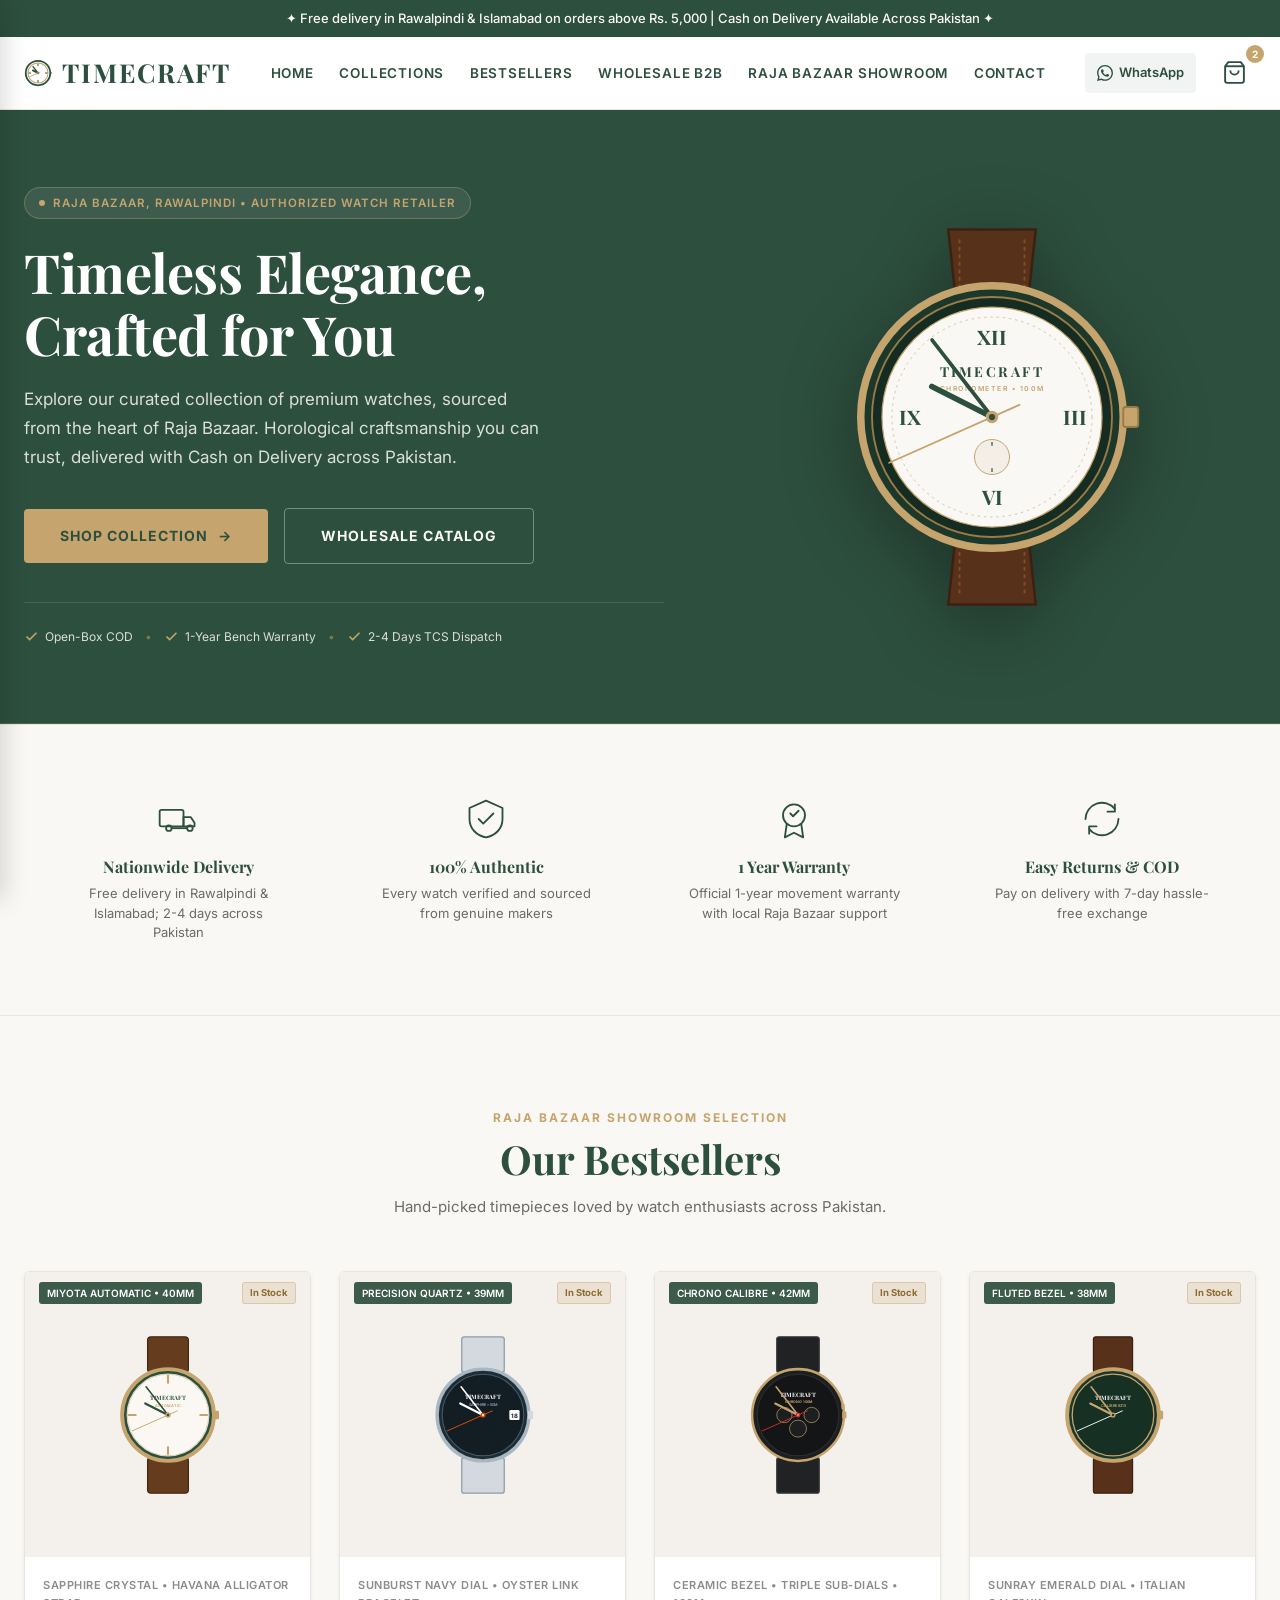
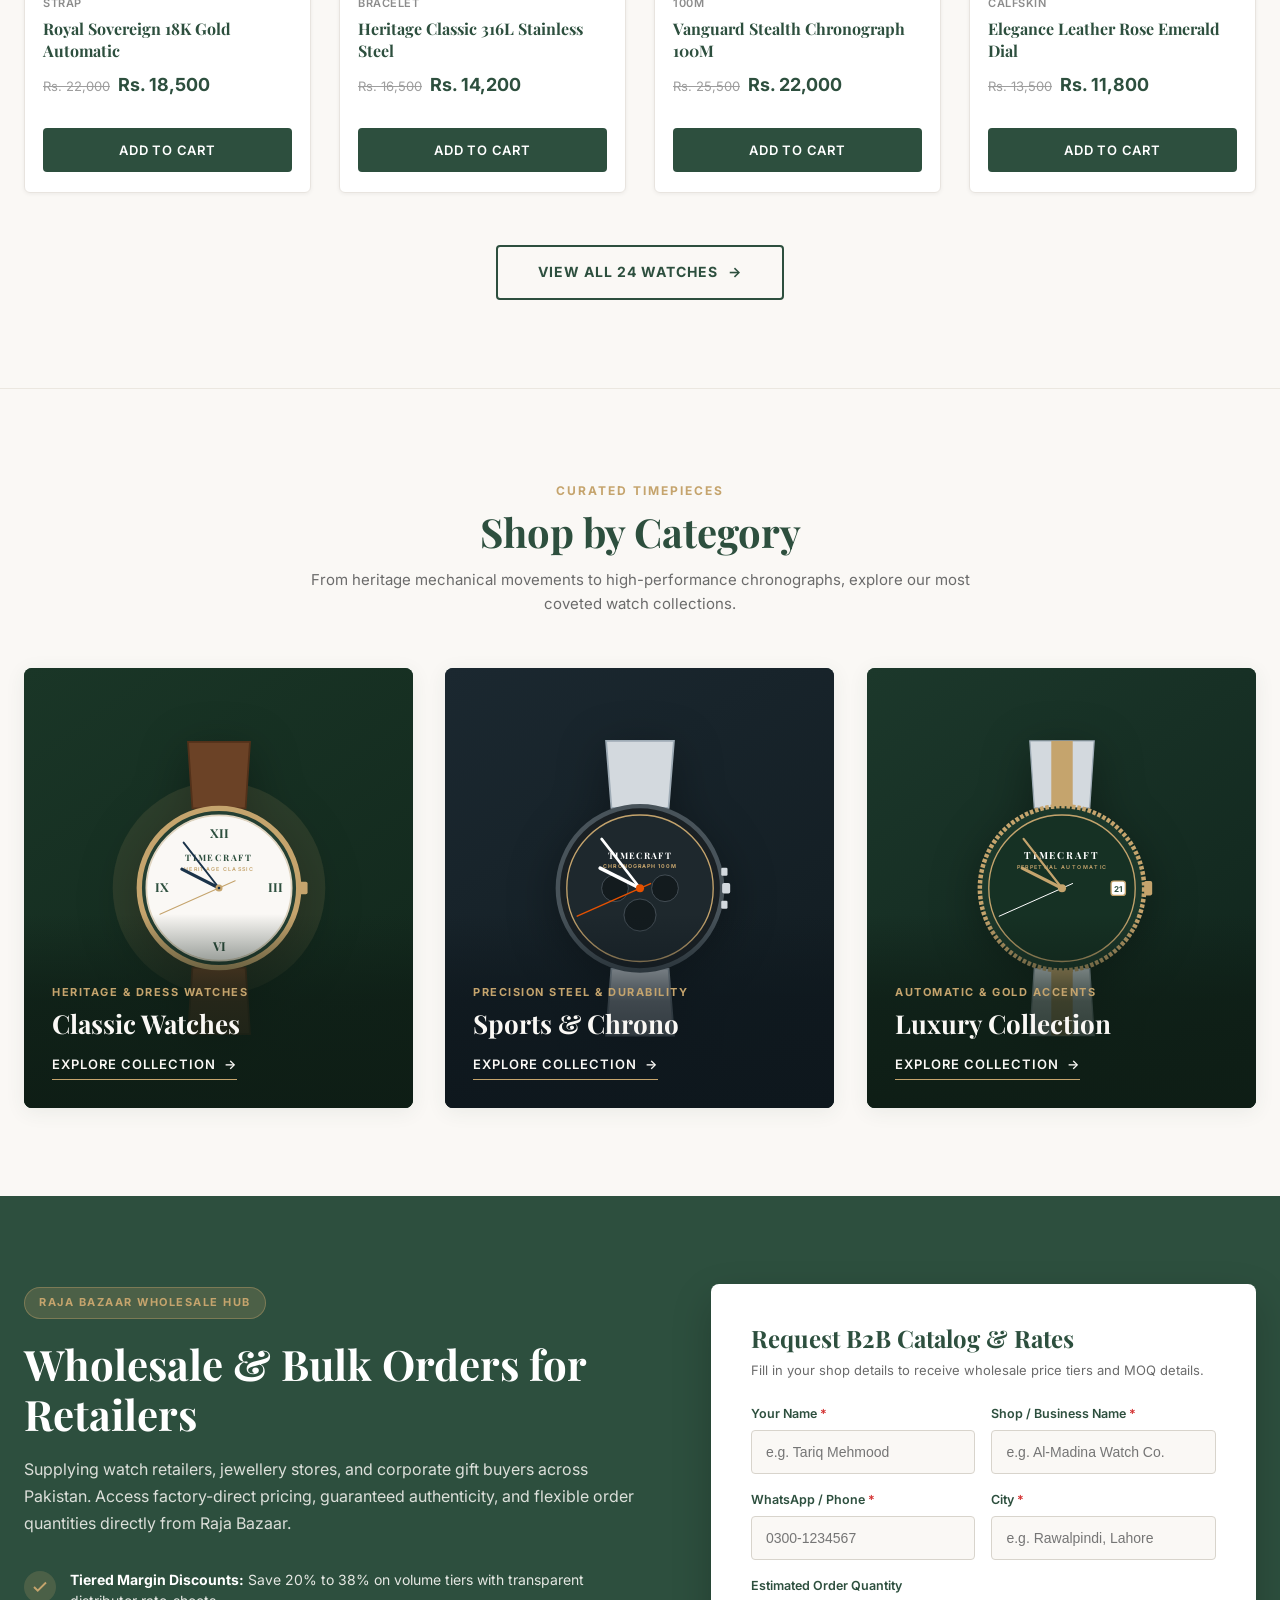
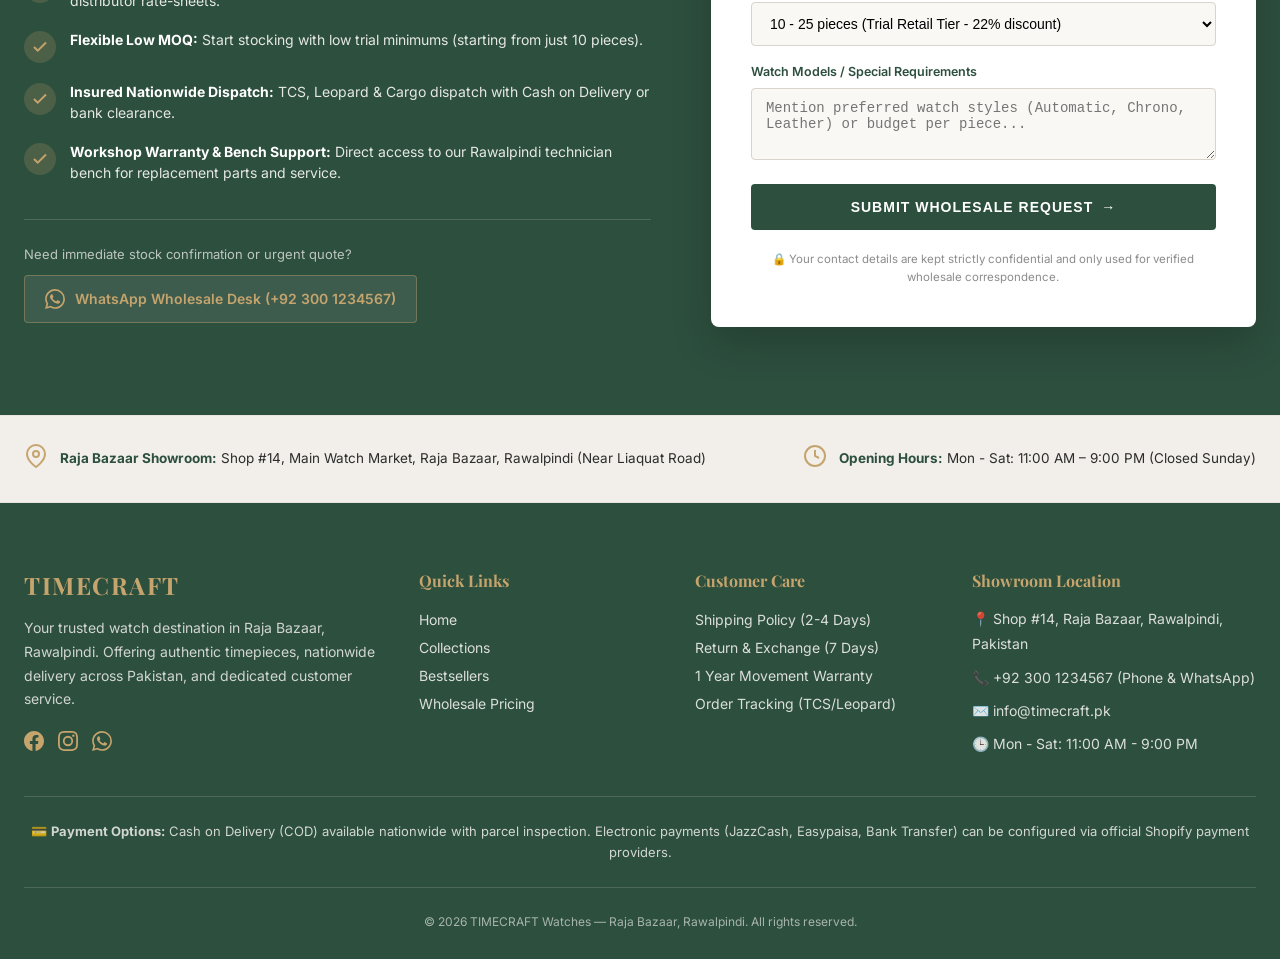
<file: preview.html>
<!DOCTYPE html>
<html class="no-js" lang="en">
<head>
  <meta charset="utf-8">
  <meta name="viewport" content="width=device-width, initial-scale=1.0, maximum-scale=5.0">
  <script>document.documentElement.classList.replace('no-js', 'js');</script>
  <title>TIMECRAFT Watches — Raja Bazaar Rawalpindi Retailer & Wholesale</title>
  <meta name="description" content="Discover premium classic and automatic timepieces from Raja Bazaar, Rawalpindi. 100% authentic watches with 1-year workshop warranty and Cash on Delivery across Pakistan.">

  <!-- Google Fonts: Playfair Display + Inter -->
  <link rel="preconnect" href="https://fonts.googleapis.com">
  <link rel="preconnect" href="https://fonts.gstatic.com" crossorigin>
  <link href="https://fonts.googleapis.com/css2?family=Playfair+Display:ital,wght@0,400;0,600;0,700;1,400&family=Inter:wght@300;400;500;600;700&display=swap" rel="stylesheet">

  <!-- Theme Stylesheet -->
  <link rel="stylesheet" href="assets/theme.css">

  <style>
    /* In-page styling polish for maximum customer confidence and zero clipping */
    :root {
      --color-bg: #FAF8F5;
      --color-primary: #2D4F3E;
      --color-primary-dark: #1E3A2B;
      --color-accent: #C5A46D;
      --color-accent-light: #E0C99E;
      --color-text: #2C2C2C;
      --color-text-light: #6B6B6B;
      --color-white: #FFFFFF;
      --color-border: #E8E4DF;
    }

    body {
      background-color: var(--color-bg);
      color: var(--color-text);
      font-family: 'Inter', sans-serif;
      margin: 0;
      padding: 0;
      overflow-x: hidden;
    }

    /* Interactive Cart Toast Notification */
    .cart-toast {
      position: fixed;
      bottom: 24px;
      right: 24px;
      background: #FFFFFF;
      border: 1px solid var(--color-border);
      border-left: 4px solid var(--color-accent);
      border-radius: 8px;
      padding: 16px 20px;
      box-shadow: 0 12px 36px rgba(0, 0, 0, 0.15);
      z-index: 3000;
      display: flex;
      align-items: center;
      gap: 16px;
      transform: translateY(120%);
      opacity: 0;
      transition: all 0.35s cubic-bezier(0.16, 1, 0.3, 1);
      max-width: 380px;
    }
    .cart-toast.is-active {
      transform: translateY(0);
      opacity: 1;
    }
    .cart-toast__icon {
      width: 36px;
      height: 36px;
      border-radius: 50%;
      background: rgba(45, 79, 62, 0.1);
      color: var(--color-primary);
      display: flex;
      align-items: center;
      justify-content: center;
      flex-shrink: 0;
    }
    .cart-toast__content {
      flex: 1;
    }
    .cart-toast__title {
      font-size: 13.5px;
      font-weight: 700;
      color: var(--color-primary);
      margin: 0 0 2px;
    }
    .cart-toast__desc {
      font-size: 12px;
      color: var(--color-text-light);
      margin: 0;
    }
    .cart-toast__btn {
      background: var(--color-primary);
      color: #fff;
      font-size: 11px;
      font-weight: 700;
      text-transform: uppercase;
      letter-spacing: 0.5px;
      padding: 8px 12px;
      border-radius: 4px;
      text-decoration: none;
      white-space: nowrap;
    }

    /* Showroom highlight banner */
    .showroom-strip {
      background: #F2EFEB;
      border-top: 1px solid var(--color-border);
      border-bottom: 1px solid var(--color-border);
      padding: 24px;
      font-size: 13.5px;
      color: var(--color-text);
    }
    .showroom-strip__inner {
      max-width: 1320px;
      margin: 0 auto;
      display: flex;
      align-items: center;
      justify-content: space-between;
      flex-wrap: wrap;
      gap: 16px;
    }
    .showroom-strip__col {
      display: flex;
      align-items: center;
      gap: 12px;
    }
    .showroom-strip__icon {
      color: var(--color-accent);
      flex-shrink: 0;
    }
  
/* ==========================================================================
   Comprehensive Storefront Responsiveness (Mobile, Tablet, Laptop, Desktop)
   Yahan sabhi screen sizes ke mukammal fluid aur responsive rules hain
   ========================================================================== */

/* Universal fluid layout reset */
*, *::before, *::after {
  box-sizing: border-box;
}

html, body {
  overflow-x: hidden;
  width: 100%;
  max-width: 100vw;
  margin: 0;
  padding: 0;
  -webkit-text-size-adjust: 100%;
}

img, svg {
  max-width: 100%;
  height: auto;
}

/* Header section responsive layout */
.header-section {
  position: sticky;
  top: 0;
  z-index: 1000;
  background: #FFFFFF;
  border-bottom: 1px solid #E8E4DF;
  width: 100%;
}

.header-inner {
  max-width: 1320px;
  margin: 0 auto;
  padding: 0 clamp(12px, 3vw, 24px);
  display: flex;
  align-items: center;
  justify-content: space-between;
  height: 72px;
  width: 100%;
}

.header-hamburger {
  background: none;
  border: none;
  cursor: pointer;
  color: #2D4F3E;
  padding: 8px;
  margin-left: -8px;
  display: none;
  min-width: 44px;
  min-height: 44px;
  align-items: center;
  justify-content: center;
}

.header-logo a {
  display: flex;
  align-items: center;
  gap: clamp(6px, 1.5vw, 10px);
  text-decoration: none;
  color: #2D4F3E;
}

.header-logo-text {
  font-family: 'Playfair Display', serif;
  font-size: clamp(20px, 4.5vw, 26px);
  font-weight: 700;
  letter-spacing: clamp(1px, 0.4vw, 2px);
}

.header-nav {
  display: flex;
  gap: clamp(14px, 2vw, 32px);
  list-style: none;
  margin: 0;
  padding: 0;
  align-items: center;
}

.header-nav a {
  text-decoration: none;
  color: #2D4F3E;
  font-weight: 600;
  font-size: clamp(12px, 1.15vw, 13.5px);
  text-transform: uppercase;
  letter-spacing: 0.8px;
  transition: color 0.2s ease;
  white-space: nowrap;
}

.header-nav a:hover {
  color: #C5A46D;
}

.header-actions {
  display: flex;
  align-items: center;
  gap: clamp(8px, 1.5vw, 16px);
  flex-shrink: 0;
}

.header-wa-link {
  display: inline-flex;
  align-items: center;
  gap: 6px;
  font-size: 13px;
  font-weight: 600;
  color: #2D4F3E;
  text-decoration: none;
  padding: 7px 12px;
  border-radius: 4px;
  background: rgba(45, 79, 62, 0.06);
  min-height: 40px;
  transition: background 0.2s ease;
}

.header-wa-link:hover {
  background: rgba(45, 79, 62, 0.12);
}

.header-cart {
  position: relative;
  color: #2D4F3E;
  text-decoration: none;
  display: flex;
  align-items: center;
  justify-content: center;
  min-width: 44px;
  min-height: 44px;
  padding: 4px;
}

/* Yahan tablet aur mobile par desktop navigation hide hoti hai aur hamburger menu show hota hai */
@media (max-width: 1024px) {
  .header-hamburger {
    display: flex !important;
  }
  .header-nav,
  header nav {
    display: none !important;
  }
  .header-inner {
    height: 64px;
  }
}

/* Yahan choti screens par WhatsApp text compact icon ban jata hai */
@media (max-width: 480px) {
  .header-inner {
    height: 60px;
    padding: 0 10px;
  }
  .header-wa-link span {
    display: none;
  }
  .header-wa-link {
    padding: 8px;
    border-radius: 50%;
    min-width: 40px;
    min-height: 40px;
    justify-content: center;
  }
}

/* Mobile Slide-in Drawer */
.mobile-nav-overlay {
  display: none;
  position: fixed;
  inset: 0;
  background: rgba(0,0,0,0.5);
  z-index: 2000;
  opacity: 0;
  transition: opacity 0.3s ease;
}
.mobile-nav-overlay.active {
  display: block;
  opacity: 1;
}

.mobile-nav {
  position: fixed;
  top: 0;
  left: 0;
  width: 320px;
  max-width: 85vw;
  height: 100%;
  background: #FFFFFF;
  z-index: 2001;
  transform: translateX(-100%);
  transition: transform 0.35s cubic-bezier(0.16, 1, 0.3, 1);
  display: flex;
  flex-direction: column;
  box-shadow: 4px 0 24px rgba(0,0,0,0.15);
}
.mobile-nav.active {
  transform: translateX(0);
}

/* Hero Section */
.hero-section {
  background-color: #2D4F3E;
  color: #FFFFFF;
  position: relative;
  overflow: hidden;
  border-bottom: 1px solid rgba(197, 164, 109, 0.25);
  width: 100%;
}

.hero-inner {
  max-width: 1320px;
  margin: 0 auto;
  padding: clamp(40px, 6vw, 88px) clamp(16px, 3.5vw, 24px);
  display: flex;
  align-items: center;
  gap: clamp(28px, 5vw, 64px);
  width: 100%;
}

.hero-text {
  flex: 1.15;
  min-width: 0;
}

.hero-eyebrow {
  display: inline-flex;
  align-items: center;
  gap: 8px;
  background: rgba(255, 255, 255, 0.08);
  border: 1px solid rgba(197, 164, 109, 0.35);
  color: #C5A46D;
  font-size: clamp(10px, 2.5vw, 11.5px);
  font-weight: 600;
  letter-spacing: 1px;
  text-transform: uppercase;
  padding: 6px 14px;
  border-radius: 20px;
  margin-bottom: 20px;
  max-width: 100%;
}

.hero-heading {
  font-family: 'Playfair Display', serif;
  font-size: clamp(28px, 5.5vw, 54px);
  font-weight: 700;
  line-height: 1.15;
  margin: 0 0 clamp(14px, 2vw, 20px);
  color: #FFFFFF;
  letter-spacing: -0.5px;
}

.hero-subheading {
  font-family: 'Inter', sans-serif;
  font-size: clamp(14.5px, 2vw, 17px);
  line-height: 1.65;
  color: rgba(250, 248, 245, 0.85);
  margin: 0 0 clamp(22px, 3vw, 36px);
  max-width: 540px;
}

.hero-actions {
  display: flex;
  align-items: center;
  gap: 16px;
  margin-bottom: clamp(24px, 3.5vw, 38px);
  flex-wrap: wrap;
}

.hero-btn {
  display: inline-flex;
  align-items: center;
  justify-content: center;
  gap: 10px;
  font-size: 13.5px;
  font-weight: 700;
  text-transform: uppercase;
  letter-spacing: 1px;
  padding: 15px clamp(20px, 3vw, 36px);
  border-radius: 4px;
  text-decoration: none;
  min-height: 48px;
  transition: transform 0.2s ease, background 0.2s ease;
}

.hero-btn--primary {
  background-color: #C5A46D;
  color: #2D4F3E;
}
.hero-btn--primary:hover {
  background-color: #D6BA86;
  transform: translateY(-2px);
}

.hero-btn--secondary {
  background: transparent;
  border: 1.5px solid rgba(255, 255, 255, 0.4);
  color: #FAF8F5;
}
.hero-btn--secondary:hover {
  background: rgba(255, 255, 255, 0.08);
  border-color: #C5A46D;
  color: #C5A46D;
}

.hero-media {
  flex: 0.95;
  display: flex;
  align-items: center;
  justify-content: center;
  min-width: 0;
  width: 100%;
}

.hero-watch-placeholder {
  width: clamp(210px, 60vw, 400px);
  max-width: 100%;
  aspect-ratio: 1 / 1;
  margin: 0 auto;
}

.hero-watch-svg {
  width: 100%;
  height: 100%;
  display: block;
}

/* Yahan mobile par hero section stack hota hai aur watch center mein rehti hai */
@media (max-width: 991px) {
  .hero-inner {
    flex-direction: column-reverse;
    text-align: center;
    gap: 36px;
    padding: clamp(32px, 5vw, 56px) 16px;
  }
  .hero-text {
    display: flex;
    flex-direction: column;
    align-items: center;
    width: 100%;
  }
  .hero-actions {
    justify-content: center;
  }
  .hero-trust-bar {
    justify-content: center;
  }
}

@media (max-width: 480px) {
  .hero-actions {
    flex-direction: column;
    width: 100%;
    gap: 12px;
  }
  .hero-btn {
    width: 100%;
    text-align: center;
  }
  .hero-watch-placeholder {
    width: clamp(190px, 64vw, 280px);
  }
}

/* Benefits Row Section */
.benefits-section {
  background: #FAF8F5;
  padding: clamp(32px, 5vw, 48px) clamp(16px, 3.5vw, 24px);
  border-top: 1px solid #E8E4DF;
  border-bottom: 1px solid #E8E4DF;
  width: 100%;
}

.benefits-grid {
  max-width: 1320px;
  margin: 0 auto;
  display: grid;
  grid-template-columns: repeat(4, 1fr);
  gap: 0;
  width: 100%;
}

.benefit-item {
  display: flex;
  flex-direction: column;
  align-items: center;
  text-align: center;
  padding: 24px 16px;
  position: relative;
}

@media (max-width: 991px) {
  .benefits-grid {
    grid-template-columns: repeat(2, 1fr);
    gap: 16px;
  }
  .benefit-item {
    padding: 16px 12px;
  }
}

/* Yahan mobile par benefits aik column mein stack ho jate hain */
@media (max-width: 540px) {
  .benefits-grid {
    grid-template-columns: 1fr;
    gap: 12px;
  }
  .benefit-item {
    border-bottom: 1px solid #E8E4DF;
    padding-bottom: 18px;
  }
  .benefit-item:last-child {
    border-bottom: none;
    padding-bottom: 0;
  }
}

/* Featured Bestsellers Grid */
.featured-section {
  background: #FAF8F5;
  padding: clamp(48px, 7vw, 88px) clamp(16px, 3.5vw, 24px);
  width: 100%;
}

.featured-inner {
  max-width: 1320px;
  margin: 0 auto;
  width: 100%;
}

.featured-grid {
  display: grid;
  grid-template-columns: repeat(4, minmax(0, 1fr));
  gap: clamp(16px, 2.5vw, 28px);
  width: 100%;
}

.product-card {
  background: #FFFFFF;
  border: 1px solid #E8E4DF;
  border-radius: 6px;
  overflow: hidden;
  display: flex;
  flex-direction: column;
  position: relative;
  min-width: 0;
  transition: transform 0.3s ease, box-shadow 0.3s ease;
}

.product-card:hover {
  transform: translateY(-4px);
  box-shadow: 0 12px 28px rgba(45, 79, 62, 0.08);
}

.product-card__badge {
  background: rgba(45, 79, 62, 0.92);
  color: #FFFFFF;
  font-size: 10px;
  font-weight: 600;
  padding: 3px 8px;
  border-radius: 3px;
  text-transform: uppercase;
  max-width: calc(100% - 75px);
  white-space: nowrap;
  overflow: hidden;
  text-overflow: ellipsis;
}

.product-card__btn {
  width: 100%;
  background: #2D4F3E;
  color: #FFFFFF;
  font-size: 13px;
  font-weight: 600;
  text-transform: uppercase;
  letter-spacing: 0.8px;
  padding: 13px;
  border: none;
  border-radius: 4px;
  cursor: pointer;
  min-height: 44px;
  transition: background 0.2s ease;
}

.product-card__btn:hover {
  background: #1E3A2B;
}

@media (max-width: 1024px) {
  .featured-grid {
    grid-template-columns: repeat(2, minmax(0, 1fr));
    gap: 20px;
  }
}

/* Yahan mobile par product cards aik column mein aate hain */
@media (max-width: 600px) {
  .featured-grid {
    grid-template-columns: 1fr;
    gap: 20px;
    max-width: 420px;
    margin: 0 auto;
  }
}

/* Category Tiles ("Shop by Category") */
.categories-section {
  padding: clamp(48px, 7vw, 88px) clamp(16px, 3.5vw, 24px);
  background: #FAF8F5;
  width: 100%;
}

.category-tiles-grid {
  display: grid;
  grid-template-columns: repeat(3, minmax(0, 1fr));
  gap: clamp(20px, 3vw, 32px);
  width: 100%;
}

.category-tile {
  border-radius: 8px;
  overflow: hidden;
  box-shadow: 0 4px 20px rgba(45, 79, 62, 0.08);
  transition: transform 0.4s cubic-bezier(0.16, 1, 0.3, 1);
  min-width: 0;
}

.category-tile:hover {
  transform: translateY(-6px);
}

.category-tile a {
  display: flex;
  flex-direction: column;
  height: 100%;
  min-height: clamp(380px, 55vw, 440px);
  text-decoration: none;
  color: inherit;
  position: relative;
}

@media (max-width: 991px) {
  .category-tiles-grid {
    grid-template-columns: repeat(2, minmax(0, 1fr));
    gap: 20px;
  }
  .category-tile:nth-child(3) {
    grid-column: span 2;
  }
}

/* Yahan category cards mobile par aik column mein aate hain */
@media (max-width: 640px) {
  .category-tiles-grid {
    grid-template-columns: 1fr;
    gap: 20px;
  }
  .category-tile:nth-child(3) {
    grid-column: span 1;
  }
  .category-tile a {
    min-height: 380px;
  }
}

/* Wholesale Section */
.wholesale-unified-section {
  background-color: #2D4F3E;
  color: #FAF8F5;
  padding: clamp(48px, 7vw, 88px) clamp(16px, 3.5vw, 24px);
  position: relative;
  width: 100%;
}

.wholesale-unified-container {
  max-width: 1320px;
  margin: 0 auto;
  width: 100%;
}

.wholesale-unified-card {
  display: grid;
  grid-template-columns: 1.15fr 1fr;
  gap: clamp(32px, 5vw, 60px);
  align-items: center;
  width: 100%;
}

.wholesale-form-card {
  background: #FFFFFF;
  border-radius: 8px;
  padding: clamp(24px, 4.5vw, 40px) clamp(16px, 4.5vw, 32px);
  box-shadow: 0 16px 40px rgba(0,0,0,0.22);
  width: 100%;
  box-sizing: border-box;
}

.form-row-2col {
  display: grid;
  grid-template-columns: 1fr 1fr;
  gap: 16px;
  width: 100%;
}

/* Yahan wholesale section mobile par stack hota hai */
@media (max-width: 991px) {
  .wholesale-unified-card {
    grid-template-columns: 1fr;
    gap: 36px;
  }
}

/* Yahan wholesale form fields mobile par single column ban jati hain */
@media (max-width: 540px) {
  .form-row-2col {
    grid-template-columns: 1fr;
    gap: 14px;
  }
}

/* Showroom Strip */
.showroom-strip {
  background: #F2EFEB;
  border-top: 1px solid #E8E4DF;
  border-bottom: 1px solid #E8E4DF;
  padding: clamp(20px, 3.5vw, 28px) clamp(16px, 3vw, 24px);
  font-size: 13.5px;
  color: #2C2C2C;
  width: 100%;
}

.showroom-strip__inner {
  max-width: 1320px;
  margin: 0 auto;
  display: flex;
  align-items: center;
  justify-content: space-between;
  flex-wrap: wrap;
  gap: 20px;
  width: 100%;
}

.showroom-strip__col {
  display: flex;
  align-items: center;
  gap: 12px;
}

@media (max-width: 768px) {
  .showroom-strip__inner {
    flex-direction: column;
    align-items: flex-start;
    gap: 16px;
  }
}

/* Footer Section */
.site-footer {
  background-color: #2D4F3E;
  color: #FAF8F5;
  padding: clamp(48px, 6vw, 68px) clamp(16px, 3.5vw, 24px) 28px;
  font-family: 'Inter', sans-serif;
  width: 100%;
}

.footer-grid {
  display: grid;
  grid-template-columns: 1.5fr 1fr 1fr 1.2fr;
  gap: clamp(24px, 3.5vw, 40px);
  padding-bottom: 40px;
  border-bottom: 1px solid rgba(250, 248, 245, 0.15);
  width: 100%;
}

@media (max-width: 991px) {
  .footer-grid {
    grid-template-columns: repeat(2, 1fr);
    gap: 32px;
  }
}

/* Yahan footer mobile par aik column mein aata hai */
@media (max-width: 540px) {
  .footer-grid {
    grid-template-columns: 1fr;
    gap: 28px;
    text-align: left;
  }
}

</style>
</head>
<body>

  <!-- Announcement Bar Section -->
  <div class="announcement-bar" role="region" aria-label="Announcement" style="background-color: #2D4F3E; color: #FAF8F5;">
    <div class="container announcement-bar__container" style="display: flex; justify-content: center; align-items: center; position: relative;">
      <p class="announcement-bar__text" style="margin: 0; font-size: 13px; font-weight: 500;">
        ✦ Free delivery in Rawalpindi & Islamabad on orders above Rs. 5,000 | Cash on Delivery Available Across Pakistan ✦
      </p>
    </div>
  </div>

  <!-- Header Section -->
  <header class="header-section" style="position: sticky; top: 0; z-index: 1000; background: #FFFFFF; border-bottom: 1px solid #E8E4DF;">
    <div class="header-inner">
      
      <!-- Hamburger Menu for mobile -->
      <button class="header-hamburger" aria-label="Open menu" onclick="document.getElementById('mobile-nav-drawer').classList.add('active'); document.getElementById('mobile-nav-overlay').classList.add('active');">
        <svg xmlns="http://www.w3.org/2000/svg" fill="none" viewBox="0 0 24 24" stroke="currentColor" stroke-width="2" style="width: 26px; height: 26px;">
          <path stroke-linecap="round" stroke-linejoin="round" d="M4 6h16M4 12h16M4 18h16"/>
        </svg>
      </button>

      <!-- Logo with watch icon (Rawalpindi live analog clock) -->
      <div class="header-logo">
        <a href="#" class="header-logo-link">
          <svg class="header-clock-emblem" data-header-clock data-live-clock="svg" data-clock-pivot="16 16" xmlns="http://www.w3.org/2000/svg" viewBox="0 0 32 32" fill="none" aria-label="Rawalpindi Live Clock" role="img">
            <circle cx="16" cy="16" r="14" stroke="#2D4F3E" stroke-width="2"/>
            <circle cx="16" cy="16" r="11.5" stroke="#C5A46D" stroke-width="1.2"/>
            <path d="M30 14.8v2.4h1a0.4 0.4 0 0 0 0.4-0.4v-1.6a0.4 0.4 0 0 0-0.4-0.4h-1z" fill="#2D4F3E"/>
            <!-- Cardinal ticks -->
            <line x1="16" y1="5.6" x2="16" y2="7.4" stroke="#2D4F3E" stroke-width="1.2" stroke-linecap="round"/>
            <line x1="24.6" y1="16" x2="26.4" y2="16" stroke="#2D4F3E" stroke-width="1.2" stroke-linecap="round"/>
            <line x1="16" y1="24.6" x2="16" y2="26.4" stroke="#2D4F3E" stroke-width="1.2" stroke-linecap="round"/>
            <line x1="5.6" y1="16" x2="7.4" y2="16" stroke="#2D4F3E" stroke-width="1.2" stroke-linecap="round"/>
            <!-- Moving Hands: 12 o'clock default, updated dynamically to Asia/Karachi time -->
            <line class="clock-hand clock-hand--hour" x1="16" y1="16" x2="16" y2="9.5" stroke="#2D4F3E" stroke-width="2.2" stroke-linecap="round" transform="rotate(0 16 16)"/>
            <line class="clock-hand clock-hand--minute" x1="16" y1="16" x2="16" y2="6.8" stroke="#2D4F3E" stroke-width="1.6" stroke-linecap="round" transform="rotate(0 16 16)"/>
            <line class="clock-hand clock-hand--second" x1="16" y1="18.5" x2="16" y2="5.5" stroke="#C5A46D" stroke-width="0.9" stroke-linecap="round" transform="rotate(0 16 16)"/>
            <circle cx="16" cy="16" r="1.6" fill="#C5A46D"/>
            <circle cx="16" cy="16" r="0.75" fill="#2D4F3E"/>
          </svg>
          <span class="header-logo-text">TIMECRAFT</span>
        </a>
      </div>

      <!-- Desktop Nav Links -->
      <nav>
        <ul class="header-nav">
          <li><a href="#" style="text-decoration: none; color: #2D4F3E; font-weight: 600; font-size: 13.5px; text-transform: uppercase; letter-spacing: 0.8px;">Home</a></li>
          <li><a href="#categories" style="text-decoration: none; color: #2D4F3E; font-weight: 600; font-size: 13.5px; text-transform: uppercase; letter-spacing: 0.8px;">Collections</a></li>
          <li><a href="#featured" style="text-decoration: none; color: #2D4F3E; font-weight: 600; font-size: 13.5px; text-transform: uppercase; letter-spacing: 0.8px;">Bestsellers</a></li>
          <li><a href="#wholesale" style="text-decoration: none; color: #2D4F3E; font-weight: 600; font-size: 13.5px; text-transform: uppercase; letter-spacing: 0.8px;">Wholesale B2B</a></li>
          <li><a href="#showroom" style="text-decoration: none; color: #2D4F3E; font-weight: 600; font-size: 13.5px; text-transform: uppercase; letter-spacing: 0.8px;">Raja Bazaar Showroom</a></li>
          <li><a href="#footer" style="text-decoration: none; color: #2D4F3E; font-weight: 600; font-size: 13.5px; text-transform: uppercase; letter-spacing: 0.8px;">Contact</a></li>
        </ul>
      </nav>

      <!-- Cart Icon -->
      <div class="header-actions">
        <a href="https://wa.me/923001234567?text=Hi%20TimeCraft%2C%20I%20have%20an%20inquiry%20regarding%20watches" target="_blank" rel="noopener" class="header-wa-link">
          <svg width="16" height="16" viewBox="0 0 24 24" fill="currentColor"><path d="M17.472 14.382c-.297-.149-1.758-.867-2.03-.967-.273-.099-.471-.148-.67.15-.197.297-.767.966-.94 1.164-.173.199-.347.223-.644.075-.297-.15-1.255-.463-2.39-1.475-.883-.788-1.48-1.761-1.653-2.059-.173-.297-.018-.458.13-.606.134-.133.298-.347.446-.52.149-.174.198-.298.298-.497.099-.198.05-.371-.025-.52-.075-.149-.669-1.612-.916-2.207-.242-.579-.487-.5-.669-.51-.173-.008-.371-.01-.57-.01-.198 0-.52.074-.792.372-.272.297-1.04 1.016-1.04 2.479 0 1.462 1.065 2.875 1.213 3.074.149.198 2.096 3.2 5.077 4.487.709.306 1.262.489 1.694.625.712.227 1.36.195 1.871.118.571-.085 1.758-.719 2.006-1.413.248-.694.248-1.289.173-1.413-.074-.124-.272-.198-.57-.347m-5.421 7.403h-.004a9.87 9.87 0 01-5.031-1.378l-.361-.214-3.741.982.998-3.648-.235-.374a9.86 9.86 0 01-1.51-5.26c.001-5.45 4.436-9.884 9.888-9.884 2.64 0 5.122 1.03 6.988 2.898a9.825 9.825 0 012.893 6.994c-.003 5.45-4.437 9.884-9.885 9.884m8.413-18.297A11.815 11.815 0 0012.05 0C5.495 0 .16 5.335.157 11.892c0 2.096.547 4.142 1.588 5.945L.057 24l6.305-1.654a11.882 11.882 0 005.683 1.448h.005c6.554 0 11.89-5.335 11.893-11.893a11.821 11.821 0 00-3.48-8.413z"/></svg>
          <span>WhatsApp</span>
        </a>

        <a href="#cart" class="header-cart" aria-label="Cart">
          <svg xmlns="http://www.w3.org/2000/svg" fill="none" viewBox="0 0 24 24" stroke="currentColor" stroke-width="1.8" style="width: 25px; height: 25px;">
            <path stroke-linecap="round" stroke-linejoin="round" d="M6 2L3 6v14a2 2 0 002 2h14a2 2 0 002-2V6l-3-4z"/>
            <line x1="3" y1="6" x2="21" y2="6"/>
            <path d="M16 10a4 4 0 01-8 0"/>
          </svg>
          <span class="cart-count" id="header-cart-count" style="position: absolute; top: -6px; right: -8px; background: #C5A46D; color: #fff; font-family: 'Inter', sans-serif; font-size: 10px; font-weight: 700; width: 18px; height: 18px; border-radius: 50%; display: flex; align-items: center; justify-content: center;">2</span>
        </a>
      </div>
    </div>
  </header>

  <!-- Mobile Slide-in Nav Drawer -->
  <div class="mobile-nav-overlay" id="mobile-nav-overlay" onclick="this.classList.remove('active'); document.getElementById('mobile-nav-drawer').classList.remove('active');" style="display: none; position: fixed; inset: 0; background: rgba(0,0,0,0.45); z-index: 2000;"></div>
  
  <nav class="mobile-nav" id="mobile-nav-drawer" style="position: fixed; top: 0; left: 0; width: 310px; max-width: 85vw; height: 100%; background: #FFFFFF; z-index: 2001; transform: translateX(-100%); transition: transform 0.35s ease; display: flex; flex-direction: column;">
    <div style="display: flex; align-items: center; justify-content: space-between; padding: 22px 24px; border-bottom: 1px solid #E8E4DF;">
      <span style="font-family: 'Playfair Display', serif; font-size: 22px; font-weight: 700; color: #2D4F3E; letter-spacing: 1.5px;">TIMECRAFT</span>
      <button onclick="document.getElementById('mobile-nav-drawer').classList.remove('active'); document.getElementById('mobile-nav-overlay').classList.remove('active');" style="background: none; border: none; cursor: pointer; color: #2D4F3E; padding: 4px;" aria-label="Close menu">
        <svg xmlns="http://www.w3.org/2000/svg" fill="none" viewBox="0 0 24 24" stroke="currentColor" stroke-width="2" style="width: 22px; height: 22px;">
          <path stroke-linecap="round" stroke-linejoin="round" d="M6 18L18 6M6 6l12 12"/>
        </svg>
      </button>
    </div>
    <ul style="list-style: none; margin: 0; padding: 16px 0; overflow-y: auto;">
      <li style="border-bottom: 1px solid #F0ECE6;"><a href="#" style="display: block; padding: 16px 24px; font-size: 15px; font-weight: 600; color: #2D4F3E; text-decoration: none; text-transform: uppercase;">Home</a></li>
      <li style="border-bottom: 1px solid #F0ECE6;"><a href="#categories" style="display: block; padding: 16px 24px; font-size: 15px; font-weight: 600; color: #2D4F3E; text-decoration: none; text-transform: uppercase;" onclick="document.getElementById('mobile-nav-drawer').classList.remove('active'); document.getElementById('mobile-nav-overlay').classList.remove('active');">Collections</a></li>
      <li style="border-bottom: 1px solid #F0ECE6;"><a href="#featured" style="display: block; padding: 16px 24px; font-size: 15px; font-weight: 600; color: #2D4F3E; text-decoration: none; text-transform: uppercase;" onclick="document.getElementById('mobile-nav-drawer').classList.remove('active'); document.getElementById('mobile-nav-overlay').classList.remove('active');">Bestsellers</a></li>
      <li style="border-bottom: 1px solid #F0ECE6;"><a href="#wholesale" style="display: block; padding: 16px 24px; font-size: 15px; font-weight: 600; color: #2D4F3E; text-decoration: none; text-transform: uppercase;" onclick="document.getElementById('mobile-nav-drawer').classList.remove('active'); document.getElementById('mobile-nav-overlay').classList.remove('active');">Wholesale B2B</a></li>
      <li style="border-bottom: 1px solid #F0ECE6;"><a href="#showroom" style="display: block; padding: 16px 24px; font-size: 15px; font-weight: 600; color: #2D4F3E; text-decoration: none; text-transform: uppercase;" onclick="document.getElementById('mobile-nav-drawer').classList.remove('active'); document.getElementById('mobile-nav-overlay').classList.remove('active');">Raja Bazaar Showroom</a></li>
      <li><a href="#footer" style="display: block; padding: 16px 24px; font-size: 15px; font-weight: 600; color: #2D4F3E; text-decoration: none; text-transform: uppercase;" onclick="document.getElementById('mobile-nav-drawer').classList.remove('active'); document.getElementById('mobile-nav-overlay').classList.remove('active');">Contact & Location</a></li>
    </ul>
    <div style="margin-top: auto; padding: 24px; background: #FAF8F5; border-top: 1px solid #E8E4DF; font-size: 13px; color: #6B6B6B;">
      <p style="margin: 0 0 8px; font-weight: 600; color: #2D4F3E;">📍 Raja Bazaar, Rawalpindi</p>
      <p style="margin: 0;">Mon - Sat: 11:00 AM - 9:00 PM</p>
    </div>
  </nav>

  <!-- Hero Section -->
  <section class="hero-section" style="background-color: #2D4F3E; color: #FFFFFF; position: relative; overflow: hidden; border-bottom: 1px solid rgba(197, 164, 109, 0.25);">
    <div class="hero-inner">
      
      <!-- Text Content Column -->
      <div class="hero-text" style="flex: 1.15; min-width: 0;">
        <div class="hero-eyebrow" style="display: inline-flex; align-items: center; gap: 8px; background: rgba(255, 255, 255, 0.08); border: 1px solid rgba(197, 164, 109, 0.35); color: #C5A46D; font-size: 11.5px; font-weight: 600; letter-spacing: 1px; text-transform: uppercase; padding: 6px 14px; border-radius: 20px; margin-bottom: 22px;">
          <span style="width: 6px; height: 6px; border-radius: 50%; background-color: #C5A46D;"></span>
          <span>Raja Bazaar, Rawalpindi &bull; Authorized Watch Retailer</span>
        </div>

        <h1 class="hero-heading" style="font-family: 'Playfair Display', serif; font-size: 54px; font-weight: 700; line-height: 1.15; margin: 0 0 20px; color: #FFFFFF; letter-spacing: -0.5px;">
          Timeless Elegance, Crafted for You
        </h1>
        
        <p class="hero-subheading" style="font-family: 'Inter', sans-serif; font-size: 17px; line-height: 1.7; color: rgba(250, 248, 245, 0.85); margin: 0 0 36px; max-width: 520px;">
          Explore our curated collection of premium watches, sourced from the heart of Raja Bazaar. Horological craftsmanship you can trust, delivered with Cash on Delivery across Pakistan.
        </p>

        <div class="hero-actions" style="display: flex; align-items: center; gap: 16px; margin-bottom: 38px; flex-wrap: wrap;">
          <a href="#featured" class="hero-btn hero-btn--primary" style="display: inline-flex; align-items: center; justify-content: center; gap: 10px; background-color: #C5A46D; color: #2D4F3E; font-size: 14px; font-weight: 700; text-transform: uppercase; letter-spacing: 1px; padding: 16px 36px; border-radius: 4px; text-decoration: none;">
            <span>Shop Collection</span>
            <span>&rarr;</span>
          </a>
          <a href="#wholesale" class="hero-btn hero-btn--secondary" style="display: inline-flex; align-items: center; justify-content: center; gap: 10px; background: transparent; border: 1.5px solid rgba(255, 255, 255, 0.35); color: #FAF8F5; font-size: 14px; font-weight: 700; text-transform: uppercase; letter-spacing: 1px; padding: 16px 36px; border-radius: 4px; text-decoration: none;">
            <span>Wholesale Catalog</span>
          </a>
        </div>

        <div class="hero-trust-bar" style="display: flex; align-items: center; gap: 12px; padding-top: 24px; border-top: 1px solid rgba(255, 255, 255, 0.12); font-size: 12px; color: rgba(250, 248, 245, 0.75); flex-wrap: wrap;">
          <div style="display: inline-flex; align-items: center; gap: 6px; color: rgba(250, 248, 245, 0.85);">
            <svg width="15" height="15" viewBox="0 0 24 24" fill="none" stroke="#C5A46D" stroke-width="2.5"><polyline points="20 6 9 17 4 12"/></svg>
            <span>Open-Box COD</span>
          </div>
          <span style="color: rgba(197, 164, 109, 0.5);">&bull;</span>
          <div style="display: inline-flex; align-items: center; gap: 6px; color: rgba(250, 248, 245, 0.85);">
            <svg width="15" height="15" viewBox="0 0 24 24" fill="none" stroke="#C5A46D" stroke-width="2.5"><polyline points="20 6 9 17 4 12"/></svg>
            <span>1-Year Bench Warranty</span>
          </div>
          <span style="color: rgba(197, 164, 109, 0.5);">&bull;</span>
          <div style="display: inline-flex; align-items: center; gap: 6px; color: rgba(250, 248, 245, 0.85);">
            <svg width="15" height="15" viewBox="0 0 24 24" fill="none" stroke="#C5A46D" stroke-width="2.5"><polyline points="20 6 9 17 4 12"/></svg>
            <span>2-4 Days TCS Dispatch</span>
          </div>
        </div>
      </div>

      <!-- Hero Vector Watch Artwork with Restrained Smooth Motion -->
      <div class="hero-media" style="flex: 0.95; display: flex; align-items: center; justify-content: center;">
        <div class="hero-watch-placeholder" style="width: 100%; max-width: 400px; aspect-ratio: 1 / 1;">
          <svg viewBox="0 0 320 320" fill="none" xmlns="http://www.w3.org/2000/svg" class="hero-watch-svg" style="width: 100%; height: 100%; filter: drop-shadow(0 16px 36px rgba(0, 0, 0, 0.35));" data-live-clock="svg" data-clock-pivot="160 160" aria-label="TIMECRAFT Live Hero Watch">
            <circle cx="160" cy="160" r="130" fill="url(#hero-ambient-glow)" opacity="0.2"/>

            <!-- Top Havana Leather Strap -->
            <path d="M125 10 L195 10 L188 75 L132 75 Z" fill="#58311B" stroke="#3D2010" stroke-width="2"/>
            <line x1="134" y1="18" x2="134" y2="70" stroke="#874B26" stroke-width="1.5" stroke-dasharray="3 3"/>
            <line x1="186" y1="18" x2="186" y2="70" stroke="#874B26" stroke-width="1.5" stroke-dasharray="3 3"/>

            <!-- Bottom Havana Leather Strap -->
            <path d="M132 245 L188 245 L195 310 L125 310 Z" fill="#58311B" stroke="#3D2010" stroke-width="2"/>
            <line x1="134" y1="250" x2="134" y2="302" stroke="#874B26" stroke-width="1.5" stroke-dasharray="3 3"/>
            <line x1="186" y1="250" x2="186" y2="302" stroke="#874B26" stroke-width="1.5" stroke-dasharray="3 3"/>

            <!-- 18K Yellow Gold Watch Case -->
            <circle cx="160" cy="160" r="105" fill="#1C382B" stroke="#C5A46D" stroke-width="6"/>
            <circle cx="160" cy="160" r="96" fill="#152C22" stroke="#9A7B45" stroke-width="1.5"/>

            <!-- Warm Off-White / Parchment Sunburst Dial -->
            <circle cx="160" cy="160" r="88" fill="#FAF8F5" stroke="#C5A46D" stroke-width="1"/>

            <!-- Railway Minute Track -->
            <circle cx="160" cy="160" r="80" stroke="#C5A46D" stroke-width="0.8" stroke-dasharray="2 3" opacity="0.6"/>

            <!-- Roman Numerals -->
            <text x="160" y="102" text-anchor="middle" fill="#2D4F3E" font-family="'Playfair Display', serif" font-size="16" font-weight="700">XII</text>
            <text x="226" y="166" text-anchor="middle" fill="#2D4F3E" font-family="'Playfair Display', serif" font-size="16" font-weight="700">III</text>
            <text x="160" y="230" text-anchor="middle" fill="#2D4F3E" font-family="'Playfair Display', serif" font-size="16" font-weight="700">VI</text>
            <text x="94" y="166" text-anchor="middle" fill="#2D4F3E" font-family="'Playfair Display', serif" font-size="16" font-weight="700">IX</text>

            <!-- Brand Signet on Dial -->
            <text x="160" y="128" text-anchor="middle" fill="#2D4F3E" font-family="'Playfair Display', serif" font-size="11" font-weight="700" letter-spacing="2">TIMECRAFT</text>
            <text x="160" y="139" text-anchor="middle" fill="#C5A46D" font-family="'Inter', sans-serif" font-size="5.5" font-weight="600" letter-spacing="1.2">CHRONOMETER • 100M</text>

            <!-- Small Seconds Sub-dial -->
            <circle cx="160" cy="192" r="14" fill="#F4EFE6" stroke="#C5A46D" stroke-width="0.8"/>
            <line x1="160" y1="180" x2="160" y2="183" stroke="#2D4F3E" stroke-width="1"/>
            <line x1="160" y1="201" x2="160" y2="204" stroke="#2D4F3E" stroke-width="1"/>

            <!-- Live Rotating Hands (Asia/Karachi Rawalpindi time) -->
            <line class="clock-hand clock-hand--hour" x1="160" y1="160" x2="160" y2="106" stroke="#2D4F3E" stroke-width="4.5" stroke-linecap="round" transform="rotate(0 160 160)"/>
            <line class="clock-hand clock-hand--minute" x1="160" y1="160" x2="160" y2="82" stroke="#2D4F3E" stroke-width="3" stroke-linecap="round" transform="rotate(0 160 160)"/>
            <line class="clock-hand clock-hand--second" x1="160" y1="184" x2="160" y2="70" stroke="#C5A46D" stroke-width="1.5" stroke-linecap="round" transform="rotate(0 160 160)"/>

            <!-- Center Jewel Pin -->
            <circle cx="160" cy="160" r="5" fill="#C5A46D"/>
            <circle cx="160" cy="160" r="2.5" fill="#2D4F3E"/>

            <!-- Fluted Winding Crown -->
            <rect x="265" y="152" width="12" height="16" rx="2" fill="#C5A46D" stroke="#9A7B45" stroke-width="1.5"/>

            <defs>
              <radialGradient id="hero-ambient-glow" cx="50%" cy="50%" r="50%">
                <stop offset="0%" stop-color="#C5A46D"/>
                <stop offset="100%" stop-color="#2D4F3E" stop-opacity="0"/>
              </radialGradient>
            </defs>
          </svg>
        </div>
      </div>

    </div>
  </section>

  <!-- Benefits Row Section -->
  <section class="benefits-section reveal-on-scroll" style="background: #FAF8F5; padding: 48px 24px; border-top: 1px solid #E8E4DF; border-bottom: 1px solid #E8E4DF;">
    <div class="benefits-grid reveal-stagger-parent">
      
      <!-- Benefit 1 -->
      <div class="benefit-item reveal-stagger-child" style="display: flex; flex-direction: column; align-items: center; text-align: center; padding: 24px 20px; position: relative;">
        <div class="benefit-icon" style="width: 44px; height: 44px; margin-bottom: 16px; color: #2D4F3E;">
          <svg xmlns="http://www.w3.org/2000/svg" fill="none" viewBox="0 0 48 48" stroke="currentColor" stroke-width="2" style="width: 100%; height: 100%;">
            <rect x="4" y="14" width="26" height="18" rx="2" stroke-linecap="round"/>
            <path stroke-linecap="round" stroke-linejoin="round" d="M30 22h8l4 6v4h-12V22z"/>
            <circle cx="14" cy="34" r="3"/>
            <circle cx="37" cy="34" r="3"/>
            <line x1="17" y1="34" x2="34" y2="34"/>
          </svg>
        </div>
        <h3 class="benefit-title" style="font-family: 'Playfair Display', serif; font-size: 16px; font-weight: 700; color: #2D4F3E; margin: 0 0 8px;">Nationwide Delivery</h3>
        <p class="benefit-desc" style="font-family: 'Inter', sans-serif; font-size: 13px; color: #6B6B6B; line-height: 1.5; margin: 0; max-width: 220px;">Free delivery in Rawalpindi & Islamabad; 2-4 days across Pakistan</p>
      </div>

      <!-- Benefit 2 -->
      <div class="benefit-item reveal-stagger-child" style="display: flex; flex-direction: column; align-items: center; text-align: center; padding: 24px 20px; position: relative;">
        <div class="benefit-icon" style="width: 44px; height: 44px; margin-bottom: 16px; color: #2D4F3E;">
          <svg xmlns="http://www.w3.org/2000/svg" fill="none" viewBox="0 0 48 48" stroke="currentColor" stroke-width="2" style="width: 100%; height: 100%;">
            <path stroke-linecap="round" stroke-linejoin="round" d="M24 4L6 12v12c0 11 8 18 18 20 10-2 18-9 18-20V12L24 4z"/>
            <path stroke-linecap="round" stroke-linejoin="round" d="M16 24l5 5 11-11"/>
          </svg>
        </div>
        <h3 class="benefit-title" style="font-family: 'Playfair Display', serif; font-size: 16px; font-weight: 700; color: #2D4F3E; margin: 0 0 8px;">100% Authentic</h3>
        <p class="benefit-desc" style="font-family: 'Inter', sans-serif; font-size: 13px; color: #6B6B6B; line-height: 1.5; margin: 0; max-width: 220px;">Every watch verified and sourced from genuine makers</p>
      </div>

      <!-- Benefit 3 -->
      <div class="benefit-item reveal-stagger-child" style="display: flex; flex-direction: column; align-items: center; text-align: center; padding: 24px 20px; position: relative;">
        <div class="benefit-icon" style="width: 44px; height: 44px; margin-bottom: 16px; color: #2D4F3E;">
          <svg xmlns="http://www.w3.org/2000/svg" fill="none" viewBox="0 0 48 48" stroke="currentColor" stroke-width="2" style="width: 100%; height: 100%;">
            <circle cx="24" cy="20" r="12"/>
            <path stroke-linecap="round" stroke-linejoin="round" d="M16 30l-2 14 10-5 10 5-2-14"/>
            <path stroke-linecap="round" stroke-linejoin="round" d="M20 18l3 3 6-6"/>
          </svg>
        </div>
        <h3 class="benefit-title" style="font-family: 'Playfair Display', serif; font-size: 16px; font-weight: 700; color: #2D4F3E; margin: 0 0 8px;">1 Year Warranty</h3>
        <p class="benefit-desc" style="font-family: 'Inter', sans-serif; font-size: 13px; color: #6B6B6B; line-height: 1.5; margin: 0; max-width: 220px;">Official 1-year movement warranty with local Raja Bazaar support</p>
      </div>

      <!-- Benefit 4 -->
      <div class="benefit-item reveal-stagger-child" style="display: flex; flex-direction: column; align-items: center; text-align: center; padding: 24px 20px; position: relative;">
        <div class="benefit-icon" style="width: 44px; height: 44px; margin-bottom: 16px; color: #2D4F3E;">
          <svg xmlns="http://www.w3.org/2000/svg" fill="none" viewBox="0 0 48 48" stroke="currentColor" stroke-width="2" style="width: 100%; height: 100%;">
            <path stroke-linecap="round" stroke-linejoin="round" d="M6 24a18 18 0 0132-11"/>
            <path stroke-linecap="round" stroke-linejoin="round" d="M42 24a18 18 0 01-32 11"/>
            <polyline points="38,8 38,16 30,16" stroke-linecap="round" stroke-linejoin="round"/>
            <polyline points="10,40 10,32 18,32" stroke-linecap="round" stroke-linejoin="round"/>
          </svg>
        </div>
        <h3 class="benefit-title" style="font-family: 'Playfair Display', serif; font-size: 16px; font-weight: 700; color: #2D4F3E; margin: 0 0 8px;">Easy Returns & COD</h3>
        <p class="benefit-desc" style="font-family: 'Inter', sans-serif; font-size: 13px; color: #6B6B6B; line-height: 1.5; margin: 0; max-width: 220px;">Pay on delivery with 7-day hassle-free exchange</p>
      </div>

    </div>
  </section>

  <!-- Featured Products Section ("Our Bestsellers") -->
  <section class="featured-section reveal-on-scroll" id="featured" style="background: #FAF8F5; padding: 88px 24px;">
    <div class="featured-inner" style="max-width: 1320px; margin: 0 auto;">
      
      <div class="featured-header" style="text-align: center; max-width: 640px; margin: 0 auto 52px;">
        <span class="featured-eyebrow" style="display: inline-block; font-size: 12px; font-weight: 700; text-transform: uppercase; letter-spacing: 2px; color: #C5A46D; margin-bottom: 8px;">Raja Bazaar Showroom Selection</span>
        <h2 class="featured-heading" style="font-family: 'Playfair Display', serif; font-size: 40px; font-weight: 700; color: #2D4F3E; margin: 0 0 12px;">Our Bestsellers</h2>
        <p class="featured-subtitle" style="font-family: 'Inter', sans-serif; font-size: 15px; color: #6B6B6B; margin: 0; line-height: 1.6;">
          Hand-picked timepieces loved by watch enthusiasts across Pakistan.
        </p>
      </div>

      <!-- 4-Column Product Grid -->
      <div class="featured-grid reveal-stagger-parent">
        
        <!-- Card 1 -->
        <div class="product-card reveal-stagger-child" style="background: #FFFFFF; border: 1px solid #E8E4DF; border-radius: 6px; overflow: hidden; display: flex; flex-direction: column; position: relative;">
          <div class="product-card__header-bar" style="display: flex; justify-content: space-between; padding: 10px 14px 6px; position: absolute; top: 0; left: 0; right: 0; z-index: 2;">
            <span class="product-card__badge" style="background: rgba(45, 79, 62, 0.92); color: #FFFFFF; font-size: 10px; font-weight: 600; padding: 3px 8px; border-radius: 3px; text-transform: uppercase;">Miyota Automatic • 40mm</span>
            <span class="product-card__stock-tag" style="background: rgba(197, 164, 109, 0.2); color: #8C6D32; border: 1px solid rgba(197, 164, 109, 0.4); font-size: 9.5px; font-weight: 700; padding: 2px 7px; border-radius: 3px;">In Stock</span>
          </div>
          <div class="product-card__media" style="width: 100%; aspect-ratio: 1/1; background: #F4F1EC; display: flex; align-items: center; justify-content: center; padding: 24px;">
            <svg viewBox="0 0 200 200" fill="none" xmlns="http://www.w3.org/2000/svg" class="watch-artwork-svg" style="width: 100%; max-width: 170px; height: auto;" data-live-clock="svg" data-clock-pivot="100 100" aria-label="Royal Sovereign Live Clock">
              <rect x="76" y="8" width="48" height="42" rx="4" fill="#653D1E" stroke="#462711" stroke-width="1.5"/>
              <rect x="76" y="150" width="48" height="42" rx="4" fill="#653D1E" stroke="#462711" stroke-width="1.5"/>
              <circle cx="100" cy="100" r="54" fill="#2D4F3E" stroke="#C5A46D" stroke-width="4.5"/>
              <circle cx="100" cy="100" r="48" fill="#FBF8F3" stroke="#E2D7C3" stroke-width="1.5"/>
              <line x1="100" y1="54" x2="100" y2="62" stroke="#C5A46D" stroke-width="2.5" stroke-linecap="round"/>
              <line x1="100" y1="138" x2="100" y2="146" stroke="#C5A46D" stroke-width="2.5" stroke-linecap="round"/>
              <line x1="54" y1="100" x2="62" y2="100" stroke="#C5A46D" stroke-width="2.5" stroke-linecap="round"/>
              <line x1="138" y1="100" x2="146" y2="100" stroke="#C5A46D" stroke-width="2.5" stroke-linecap="round"/>
              <text x="100" y="82" text-anchor="middle" fill="#2D4F3E" font-family="'Playfair Display', serif" font-size="7" font-weight="700">TIMECRAFT</text>
              <text x="100" y="90" text-anchor="middle" fill="#C5A46D" font-family="'Inter', sans-serif" font-size="4.5" font-weight="600">AUTOMATIC</text>
              <!-- Live Rotating Hands -->
              <line class="clock-hand clock-hand--hour" x1="100" y1="100" x2="100" y2="70" stroke="#2D4F3E" stroke-width="2.6" stroke-linecap="round" transform="rotate(0 100 100)"/>
              <line class="clock-hand clock-hand--minute" x1="100" y1="100" x2="100" y2="58" stroke="#2D4F3E" stroke-width="1.8" stroke-linecap="round" transform="rotate(0 100 100)"/>
              <line class="clock-hand clock-hand--second" x1="100" y1="112" x2="100" y2="54" stroke="#C5A46D" stroke-width="1.1" stroke-linecap="round" transform="rotate(0 100 100)"/>
              <circle cx="100" cy="100" r="3.2" fill="#C5A46D"/>
              <circle cx="100" cy="100" r="1.4" fill="#2D4F3E"/>
              <rect x="153" y="95" width="7" height="10" rx="1.5" fill="#C5A46D"/>
            </svg>
          </div>
          <div class="product-card__body" style="padding: 20px 18px; display: flex; flex-direction: column; flex: 1;">
            <div style="font-size: 11px; font-weight: 600; color: #8C8C8C; text-transform: uppercase; letter-spacing: 0.5px; margin-bottom: 6px;">Sapphire Crystal • Havana Alligator Strap</div>
            <h3 style="font-family: 'Playfair Display', serif; font-size: 16px; font-weight: 700; color: #2D4F3E; line-height: 1.35; margin: 0 0 10px; min-height: 42px;">Royal Sovereign 18K Gold Automatic</h3>
            <div style="display: flex; align-items: baseline; gap: 8px; margin-bottom: 16px;">
              <span style="font-size: 13px; color: #9E9E9E; text-decoration: line-through;">Rs. 22,000</span>
              <span style="font-size: 18px; font-weight: 700; color: #2D4F3E;">Rs. 18,500</span>
            </div>
            <button type="button" class="btn-primary product-card__btn" onclick="triggerCartToast('Royal Sovereign 18K Gold Automatic', 'Rs. 18,500')" style="width: 100%; background: #2D4F3E; color: #FFFFFF; font-size: 13px; font-weight: 600; text-transform: uppercase; letter-spacing: 0.8px; padding: 12px; border: none; border-radius: 4px; cursor: pointer;">Add to Cart</button>
          </div>
        </div>

        <!-- Card 2 -->
        <div class="product-card reveal-stagger-child" style="background: #FFFFFF; border: 1px solid #E8E4DF; border-radius: 6px; overflow: hidden; display: flex; flex-direction: column; position: relative;">
          <div class="product-card__header-bar" style="display: flex; justify-content: space-between; padding: 10px 14px 6px; position: absolute; top: 0; left: 0; right: 0; z-index: 2;">
            <span class="product-card__badge" style="background: rgba(45, 79, 62, 0.92); color: #FFFFFF; font-size: 10px; font-weight: 600; padding: 3px 8px; border-radius: 3px; text-transform: uppercase;">Precision Quartz • 39mm</span>
            <span class="product-card__stock-tag" style="background: rgba(197, 164, 109, 0.2); color: #8C6D32; border: 1px solid rgba(197, 164, 109, 0.4); font-size: 9.5px; font-weight: 700; padding: 2px 7px; border-radius: 3px;">In Stock</span>
          </div>
          <div class="product-card__media" style="width: 100%; aspect-ratio: 1/1; background: #F4F1EC; display: flex; align-items: center; justify-content: center; padding: 24px;">
            <svg viewBox="0 0 200 200" fill="none" xmlns="http://www.w3.org/2000/svg" class="watch-artwork-svg" style="width: 100%; max-width: 170px; height: auto;" data-live-clock="svg" data-clock-pivot="100 100" aria-label="Heritage Classic Live Clock">
              <rect x="75" y="8" width="50" height="42" rx="3" fill="#D3D9DE" stroke="#8E9DA8" stroke-width="1.5"/>
              <rect x="75" y="150" width="50" height="42" rx="3" fill="#D3D9DE" stroke="#8E9DA8" stroke-width="1.5"/>
              <circle cx="100" cy="100" r="54" fill="#1C2D37" stroke="#A9B7C1" stroke-width="4"/>
              <circle cx="100" cy="100" r="48" fill="#121D24" stroke="#485A66" stroke-width="1.2"/>
              <rect x="131" y="94" width="12" height="12" rx="1.5" fill="#FFFFFF"/>
              <text x="137" y="103" text-anchor="middle" fill="#121D24" font-family="'Inter', sans-serif" font-size="7" font-weight="700">18</text>
              <text x="100" y="81" text-anchor="middle" fill="#FFFFFF" font-family="'Playfair Display', serif" font-size="7" font-weight="700">TIMECRAFT</text>
              <text x="100" y="89" text-anchor="middle" fill="#A9B7C1" font-family="'Inter', sans-serif" font-size="4.5" font-weight="500">SAPPHIRE • 50M</text>
              <!-- Live Rotating Hands -->
              <line class="clock-hand clock-hand--hour" x1="100" y1="100" x2="100" y2="70" stroke="#FFFFFF" stroke-width="2.6" stroke-linecap="round" transform="rotate(0 100 100)"/>
              <line class="clock-hand clock-hand--minute" x1="100" y1="100" x2="100" y2="58" stroke="#FFFFFF" stroke-width="1.8" stroke-linecap="round" transform="rotate(0 100 100)"/>
              <line class="clock-hand clock-hand--second" x1="100" y1="112" x2="100" y2="54" stroke="#E65100" stroke-width="1.1" stroke-linecap="round" transform="rotate(0 100 100)"/>
              <circle cx="100" cy="100" r="3" fill="#E65100"/>
              <circle cx="100" cy="100" r="1.3" fill="#FFFFFF"/>
              <rect x="153" y="95" width="6" height="10" rx="1.5" fill="#D3D9DE"/>
            </svg>
          </div>
          <div class="product-card__body" style="padding: 20px 18px; display: flex; flex-direction: column; flex: 1;">
            <div style="font-size: 11px; font-weight: 600; color: #8C8C8C; text-transform: uppercase; letter-spacing: 0.5px; margin-bottom: 6px;">Sunburst Navy Dial • Oyster Link Bracelet</div>
            <h3 style="font-family: 'Playfair Display', serif; font-size: 16px; font-weight: 700; color: #2D4F3E; line-height: 1.35; margin: 0 0 10px; min-height: 42px;">Heritage Classic 316L Stainless Steel</h3>
            <div style="display: flex; align-items: baseline; gap: 8px; margin-bottom: 16px;">
              <span style="font-size: 13px; color: #9E9E9E; text-decoration: line-through;">Rs. 16,500</span>
              <span style="font-size: 18px; font-weight: 700; color: #2D4F3E;">Rs. 14,200</span>
            </div>
            <button type="button" class="btn-primary product-card__btn" onclick="triggerCartToast('Heritage Classic 316L Stainless Steel', 'Rs. 14,200')" style="width: 100%; background: #2D4F3E; color: #FFFFFF; font-size: 13px; font-weight: 600; text-transform: uppercase; letter-spacing: 0.8px; padding: 12px; border: none; border-radius: 4px; cursor: pointer;">Add to Cart</button>
          </div>
        </div>

        <!-- Card 3 -->
        <div class="product-card reveal-stagger-child" style="background: #FFFFFF; border: 1px solid #E8E4DF; border-radius: 6px; overflow: hidden; display: flex; flex-direction: column; position: relative;">
          <div class="product-card__header-bar" style="display: flex; justify-content: space-between; padding: 10px 14px 6px; position: absolute; top: 0; left: 0; right: 0; z-index: 2;">
            <span class="product-card__badge" style="background: rgba(45, 79, 62, 0.92); color: #FFFFFF; font-size: 10px; font-weight: 600; padding: 3px 8px; border-radius: 3px; text-transform: uppercase;">Chrono Calibre • 42mm</span>
            <span class="product-card__stock-tag" style="background: rgba(197, 164, 109, 0.2); color: #8C6D32; border: 1px solid rgba(197, 164, 109, 0.4); font-size: 9.5px; font-weight: 700; padding: 2px 7px; border-radius: 3px;">In Stock</span>
          </div>
          <div class="product-card__media" style="width: 100%; aspect-ratio: 1/1; background: #F4F1EC; display: flex; align-items: center; justify-content: center; padding: 24px;">
            <svg viewBox="0 0 200 200" fill="none" xmlns="http://www.w3.org/2000/svg" class="watch-artwork-svg" style="width: 100%; max-width: 170px; height: auto;" data-live-clock="svg" data-clock-pivot="100 100" aria-label="Vanguard Chronograph Live Clock">
              <rect x="75" y="8" width="50" height="42" rx="3" fill="#202224" stroke="#37393D" stroke-width="1.5"/>
              <rect x="75" y="150" width="50" height="42" rx="3" fill="#202224" stroke="#37393D" stroke-width="1.5"/>
              <circle cx="100" cy="100" r="54" fill="#1C1E20" stroke="#C5A46D" stroke-width="3"/>
              <circle cx="100" cy="100" r="48" fill="#141517" stroke="#2B2E33" stroke-width="1.2"/>
              <circle cx="100" cy="116" r="10" stroke="#C5A46D" stroke-width="0.8" fill="#1C1E20"/>
              <circle cx="84" cy="100" r="9" stroke="#C5A46D" stroke-width="0.8" fill="#1C1E20"/>
              <circle cx="116" cy="100" r="9" stroke="#C5A46D" stroke-width="0.8" fill="#1C1E20"/>
              <text x="100" y="79" text-anchor="middle" fill="#FFFFFF" font-family="'Playfair Display', serif" font-size="7" font-weight="700">TIMECRAFT</text>
              <text x="100" y="86" text-anchor="middle" fill="#C5A46D" font-family="'Inter', sans-serif" font-size="4.2" font-weight="700">CHRONO 100M</text>
              <!-- Live Rotating Hands -->
              <line class="clock-hand clock-hand--hour" x1="100" y1="100" x2="100" y2="70" stroke="#C5A46D" stroke-width="2.4" stroke-linecap="round" transform="rotate(0 100 100)"/>
              <line class="clock-hand clock-hand--minute" x1="100" y1="100" x2="100" y2="58" stroke="#C5A46D" stroke-width="1.8" stroke-linecap="round" transform="rotate(0 100 100)"/>
              <line class="clock-hand clock-hand--second" x1="100" y1="112" x2="100" y2="54" stroke="#D32F2F" stroke-width="1.1" stroke-linecap="round" transform="rotate(0 100 100)"/>
              <circle cx="100" cy="100" r="2.8" fill="#D32F2F"/>
              <circle cx="100" cy="100" r="1.3" fill="#C5A46D"/>
              <rect x="151" y="87" width="4" height="6" rx="1" fill="#C5A46D"/>
              <rect x="152" y="96" width="5" height="8" rx="1" fill="#C5A46D"/>
            </svg>
          </div>
          <div class="product-card__body" style="padding: 20px 18px; display: flex; flex-direction: column; flex: 1;">
            <div style="font-size: 11px; font-weight: 600; color: #8C8C8C; text-transform: uppercase; letter-spacing: 0.5px; margin-bottom: 6px;">Ceramic Bezel • Triple Sub-Dials • 100M</div>
            <h3 style="font-family: 'Playfair Display', serif; font-size: 16px; font-weight: 700; color: #2D4F3E; line-height: 1.35; margin: 0 0 10px; min-height: 42px;">Vanguard Stealth Chronograph 100M</h3>
            <div style="display: flex; align-items: baseline; gap: 8px; margin-bottom: 16px;">
              <span style="font-size: 13px; color: #9E9E9E; text-decoration: line-through;">Rs. 25,500</span>
              <span style="font-size: 18px; font-weight: 700; color: #2D4F3E;">Rs. 22,000</span>
            </div>
            <button type="button" class="btn-primary product-card__btn" onclick="triggerCartToast('Vanguard Stealth Chronograph 100M', 'Rs. 22,000')" style="width: 100%; background: #2D4F3E; color: #FFFFFF; font-size: 13px; font-weight: 600; text-transform: uppercase; letter-spacing: 0.8px; padding: 12px; border: none; border-radius: 4px; cursor: pointer;">Add to Cart</button>
          </div>
        </div>

        <!-- Card 4 -->
        <div class="product-card reveal-stagger-child" style="background: #FFFFFF; border: 1px solid #E8E4DF; border-radius: 6px; overflow: hidden; display: flex; flex-direction: column; position: relative;">
          <div class="product-card__header-bar" style="display: flex; justify-content: space-between; padding: 10px 14px 6px; position: absolute; top: 0; left: 0; right: 0; z-index: 2;">
            <span class="product-card__badge" style="background: rgba(45, 79, 62, 0.92); color: #FFFFFF; font-size: 10px; font-weight: 600; padding: 3px 8px; border-radius: 3px; text-transform: uppercase;">Fluted Bezel • 38mm</span>
            <span class="product-card__stock-tag" style="background: rgba(197, 164, 109, 0.2); color: #8C6D32; border: 1px solid rgba(197, 164, 109, 0.4); font-size: 9.5px; font-weight: 700; padding: 2px 7px; border-radius: 3px;">In Stock</span>
          </div>
          <div class="product-card__media" style="width: 100%; aspect-ratio: 1/1; background: #F4F1EC; display: flex; align-items: center; justify-content: center; padding: 24px;">
            <svg viewBox="0 0 200 200" fill="none" xmlns="http://www.w3.org/2000/svg" class="watch-artwork-svg" style="width: 100%; max-width: 170px; height: auto;" data-live-clock="svg" data-clock-pivot="100 100" aria-label="Elegance Leather Rose Live Clock">
              <rect x="77" y="8" width="46" height="42" rx="3" fill="#58311B" stroke="#3D2010" stroke-width="1.5"/>
              <rect x="77" y="150" width="46" height="42" rx="3" fill="#58311B" stroke="#3D2010" stroke-width="1.5"/>
              <circle cx="100" cy="100" r="54" fill="#1C382B" stroke="#C5A46D" stroke-width="4.5"/>
              <circle cx="100" cy="100" r="48" fill="#163124" stroke="#C5A46D" stroke-width="1.5"/>
              <text x="100" y="82" text-anchor="middle" fill="#FFFFFF" font-family="'Playfair Display', serif" font-size="7" font-weight="700">TIMECRAFT</text>
              <text x="100" y="90" text-anchor="middle" fill="#C5A46D" font-family="'Inter', sans-serif" font-size="4.5" font-weight="600">CALIBRE 8215</text>
              <!-- Live Rotating Hands -->
              <line class="clock-hand clock-hand--hour" x1="100" y1="100" x2="100" y2="70" stroke="#C5A46D" stroke-width="2.5" stroke-linecap="round" transform="rotate(0 100 100)"/>
              <line class="clock-hand clock-hand--minute" x1="100" y1="100" x2="100" y2="58" stroke="#C5A46D" stroke-width="1.8" stroke-linecap="round" transform="rotate(0 100 100)"/>
              <line class="clock-hand clock-hand--second" x1="100" y1="112" x2="100" y2="54" stroke="#FFFFFF" stroke-width="1.1" stroke-linecap="round" transform="rotate(0 100 100)"/>
              <circle cx="100" cy="100" r="3" fill="#C5A46D"/>
              <circle cx="100" cy="100" r="1.4" fill="#1C382B"/>
              <rect x="153" y="95" width="6" height="10" rx="1.5" fill="#C5A46D"/>
            </svg>
          </div>
          <div class="product-card__body" style="padding: 20px 18px; display: flex; flex-direction: column; flex: 1;">
            <div style="font-size: 11px; font-weight: 600; color: #8C8C8C; text-transform: uppercase; letter-spacing: 0.5px; margin-bottom: 6px;">Sunray Emerald Dial • Italian Calfskin</div>
            <h3 style="font-family: 'Playfair Display', serif; font-size: 16px; font-weight: 700; color: #2D4F3E; line-height: 1.35; margin: 0 0 10px; min-height: 42px;">Elegance Leather Rose Emerald Dial</h3>
            <div style="display: flex; align-items: baseline; gap: 8px; margin-bottom: 16px;">
              <span style="font-size: 13px; color: #9E9E9E; text-decoration: line-through;">Rs. 13,500</span>
              <span style="font-size: 18px; font-weight: 700; color: #2D4F3E;">Rs. 11,800</span>
            </div>
            <button type="button" class="btn-primary product-card__btn" onclick="triggerCartToast('Elegance Leather Rose Emerald Dial', 'Rs. 11,800')" style="width: 100%; background: #2D4F3E; color: #FFFFFF; font-size: 13px; font-weight: 600; text-transform: uppercase; letter-spacing: 0.8px; padding: 12px; border: none; border-radius: 4px; cursor: pointer;">Add to Cart</button>
          </div>
        </div>

      </div>

      <!-- View All Button -->
      <div style="text-align: center; margin-top: 52px;">
        <a href="#categories" style="display: inline-flex; align-items: center; gap: 10px; border: 2px solid #2D4F3E; color: #2D4F3E; font-family: 'Inter', sans-serif; font-size: 14px; font-weight: 700; text-transform: uppercase; letter-spacing: 1px; padding: 14px 40px; border-radius: 4px; text-decoration: none; transition: all 0.25s ease;">
          <span>View All 24 Watches</span>
          <span>&rarr;</span>
        </a>
      </div>

    </div>
  </section>

  <!-- Shop by Category Section (Spacious 3-Column Layout with ZERO Clipped Text) -->
  <section class="collection-tiles-section reveal-on-scroll" id="categories" style="background-color: #FAF8F5; padding: 88px 24px; border-top: 1px solid #EBE7E0;">
    <div style="max-width: 1320px; margin: 0 auto;">
      
      <div style="text-align: center; max-width: 680px; margin: 0 auto 52px;">
        <span style="display: inline-block; font-size: 12px; font-weight: 700; text-transform: uppercase; letter-spacing: 2px; color: #C5A46D; margin-bottom: 8px;">Curated Timepieces</span>
        <h2 style="font-family: 'Playfair Display', serif; font-size: 40px; font-weight: 700; color: #2D4F3E; line-height: 1.2; margin: 0 0 12px;">Shop by Category</h2>
        <p style="font-family: 'Inter', sans-serif; font-size: 15px; color: #6B6B6B; line-height: 1.6; margin: 0;">
          From heritage mechanical movements to high-performance chronographs, explore our most coveted watch collections.
        </p>
      </div>

      <!-- 3 Spacious Equal-Width Portrait Cards -->
      <div class="category-tiles-grid reveal-stagger-parent">
        
        <!-- Category Card 1: Classic Watches -->
        <div class="category-tile reveal-stagger-child" style="border-radius: 8px; overflow: hidden; background: #1E3A2B; box-shadow: 0 4px 20px rgba(45, 79, 62, 0.08); transition: transform 0.4s cubic-bezier(0.16, 1, 0.3, 1);">
          <a href="#featured" style="display: flex; flex-direction: column; height: 100%; min-height: 440px; text-decoration: none; color: inherit; position: relative;">
            
            <div style="position: absolute; inset: 0; width: 100%; height: 100%; display: flex; align-items: center; justify-content: center; background: linear-gradient(145deg, #1A3627 0%, #11261B 100%);">
              <svg viewBox="0 0 280 350" fill="none" xmlns="http://www.w3.org/2000/svg" class="category-svg" style="width: 100%; max-width: 250px; height: auto; filter: drop-shadow(0 12px 24px rgba(0, 0, 0, 0.35));" data-live-clock="svg" data-clock-pivot="140 175" aria-label="Classic Watches Live Clock">
                <circle cx="140" cy="175" r="120" fill="#C5A46D" opacity="0.12"/>
                <path d="M105 10 L175 10 L170 85 L110 85 Z" fill="#6B4226" stroke="#52311A" stroke-width="2"/>
                <path d="M110 265 L170 265 L175 340 L105 340 Z" fill="#6B4226" stroke="#52311A" stroke-width="2"/>
                <circle cx="140" cy="175" r="90" fill="#243F32" stroke="#C5A46D" stroke-width="6"/>
                <circle cx="140" cy="175" r="82" fill="#FAF8F5" stroke="#E0D5C1" stroke-width="2"/>
                <text x="140" y="118" text-anchor="middle" fill="#2D4F3E" font-family="'Playfair Display', serif" font-size="14" font-weight="700">XII</text>
                <text x="140" y="246" text-anchor="middle" fill="#2D4F3E" font-family="'Playfair Display', serif" font-size="14" font-weight="700">VI</text>
                <text x="204" y="180" text-anchor="middle" fill="#2D4F3E" font-family="'Playfair Display', serif" font-size="14" font-weight="700">III</text>
                <text x="76" y="180" text-anchor="middle" fill="#2D4F3E" font-family="'Playfair Display', serif" font-size="14" font-weight="700">IX</text>
                <text x="140" y="145" text-anchor="middle" fill="#2D4F3E" font-family="'Playfair Display', serif" font-size="10" font-weight="700" letter-spacing="2">TIMECRAFT</text>
                <text x="140" y="156" text-anchor="middle" fill="#C5A46D" font-family="'Inter', sans-serif" font-size="6" font-weight="600" letter-spacing="1.5">HERITAGE CLASSIC</text>
                <!-- Live Blued Hands (Asia/Karachi Rawalpindi time) -->
                <line class="clock-hand clock-hand--hour" x1="140" y1="175" x2="140" y2="128" stroke="#1A334A" stroke-width="3.5" stroke-linecap="round" transform="rotate(0 140 175)"/>
                <line class="clock-hand clock-hand--minute" x1="140" y1="175" x2="140" y2="110" stroke="#1A334A" stroke-width="2.2" stroke-linecap="round" transform="rotate(0 140 175)"/>
                <line class="clock-hand clock-hand--second" x1="140" y1="195" x2="140" y2="102" stroke="#C5A46D" stroke-width="1.2" stroke-linecap="round" transform="rotate(0 140 175)"/>
                <circle cx="140" cy="175" r="4" fill="#C5A46D"/>
                <circle cx="140" cy="175" r="1.5" fill="#1A334A"/>
                <rect x="230" y="168" width="10" height="14" rx="2" fill="#C5A46D"/>
              </svg>
            </div>

            <!-- Scrim Overlay with Title & Subtitle (Never Cropped) -->
            <div style="position: relative; z-index: 2; margin-top: auto; padding: 70px 28px 28px; background: linear-gradient(to top, rgba(14, 29, 21, 0.95) 0%, rgba(14, 29, 21, 0.75) 55%, transparent 100%); display: flex; flex-direction: column;">
              <span style="font-size: 11px; font-weight: 700; text-transform: uppercase; letter-spacing: 1.5px; color: #C5A46D; margin-bottom: 6px;">Heritage & Dress Watches</span>
              <h3 style="font-family: 'Playfair Display', serif; font-size: 26px; font-weight: 700; color: #FAF8F5; line-height: 1.25; margin: 0 0 14px;">Classic Watches</h3>
              <div style="display: inline-flex; align-items: center; gap: 8px; font-size: 13px; font-weight: 600; text-transform: uppercase; letter-spacing: 1px; color: #FAF8F5; border-bottom: 1.5px solid #C5A46D; padding-bottom: 4px; align-self: flex-start;">
                <span>Explore Collection</span>
                <span>&rarr;</span>
              </div>
            </div>

          </a>
        </div>

        <!-- Category Card 2: Sports & Chrono -->
        <div class="category-tile reveal-stagger-child" style="border-radius: 8px; overflow: hidden; background: #1B2830; box-shadow: 0 4px 20px rgba(45, 79, 62, 0.08); transition: transform 0.4s cubic-bezier(0.16, 1, 0.3, 1);">
          <a href="#featured" style="display: flex; flex-direction: column; height: 100%; min-height: 440px; text-decoration: none; color: inherit; position: relative;">
            
            <div style="position: absolute; inset: 0; width: 100%; height: 100%; display: flex; align-items: center; justify-content: center; background: linear-gradient(145deg, #1B2830 0%, #111B20 100%);">
              <svg viewBox="0 0 280 350" fill="none" xmlns="http://www.w3.org/2000/svg" data-live-clock="svg" data-clock-pivot="140 175" style="width: 100%; max-width: 250px; height: auto; filter: drop-shadow(0 12px 24px rgba(0, 0, 0, 0.35));">
                <path d="M102 10 L178 10 L172 85 L108 85 Z" fill="#D3D9DE" stroke="#9EABB5" stroke-width="2"/>
                <path d="M108 265 L172 265 L178 340 L102 340 Z" fill="#D3D9DE" stroke="#9EABB5" stroke-width="2"/>
                <circle cx="140" cy="175" r="92" fill="#1A2024" stroke="#48535A" stroke-width="5"/>
                <circle cx="140" cy="175" r="82" fill="#1E282D" stroke="#C5A46D" stroke-width="1.5"/>
                <circle cx="140" cy="205" r="18" fill="#131B1E" stroke="#48535A" stroke-width="1"/>
                <circle cx="112" cy="175" r="15" fill="#131B1E" stroke="#48535A" stroke-width="1"/>
                <circle cx="168" cy="175" r="15" fill="#131B1E" stroke="#48535A" stroke-width="1"/>
                <text x="140" y="142" text-anchor="middle" fill="#FFFFFF" font-family="'Playfair Display', serif" font-size="10" font-weight="700" letter-spacing="1.5">TIMECRAFT</text>
                <text x="140" y="152" text-anchor="middle" fill="#C5A46D" font-family="'Inter', sans-serif" font-size="6" font-weight="700" letter-spacing="1">CHRONOGRAPH 100M</text>
                <!-- Live analog hands: Sports Chrono -->
                <line class="clock-hand clock-hand--hour" x1="140" y1="175" x2="140" y2="125" stroke="#FFFFFF" stroke-width="4" stroke-linecap="round"/>
                <line class="clock-hand clock-hand--minute" x1="140" y1="175" x2="140" y2="105" stroke="#FFFFFF" stroke-width="3" stroke-linecap="round"/>
                <line class="clock-hand clock-hand--second" x1="140" y1="188" x2="140" y2="98" stroke="#E65100" stroke-width="1.5" stroke-linecap="round"/>
                <circle cx="140" cy="175" r="4.5" fill="#E65100"/>
                <rect x="231" y="152" width="7" height="9" rx="1.5" fill="#D3D9DE"/>
                <rect x="232" y="169" width="9" height="12" rx="2" fill="#D3D9DE"/>
                <rect x="231" y="189" width="7" height="9" rx="1.5" fill="#D3D9DE"/>
              </svg>
            </div>

            <!-- Scrim Overlay with Title & Subtitle -->
            <div style="position: relative; z-index: 2; margin-top: auto; padding: 70px 28px 28px; background: linear-gradient(to top, rgba(14, 23, 29, 0.95) 0%, rgba(14, 23, 29, 0.75) 55%, transparent 100%); display: flex; flex-direction: column;">
              <span style="font-size: 11px; font-weight: 700; text-transform: uppercase; letter-spacing: 1.5px; color: #C5A46D; margin-bottom: 6px;">Precision Steel & Durability</span>
              <h3 style="font-family: 'Playfair Display', serif; font-size: 26px; font-weight: 700; color: #FAF8F5; line-height: 1.25; margin: 0 0 14px;">Sports & Chrono</h3>
              <div style="display: inline-flex; align-items: center; gap: 8px; font-size: 13px; font-weight: 600; text-transform: uppercase; letter-spacing: 1px; color: #FAF8F5; border-bottom: 1.5px solid #C5A46D; padding-bottom: 4px; align-self: flex-start;">
                <span>Explore Collection</span>
                <span>&rarr;</span>
              </div>
            </div>

          </a>
        </div>

        <!-- Category Card 3: Luxury Collection -->
        <div class="category-tile reveal-stagger-child" style="border-radius: 8px; overflow: hidden; background: #1C382B; box-shadow: 0 4px 20px rgba(45, 79, 62, 0.08); transition: transform 0.4s cubic-bezier(0.16, 1, 0.3, 1);">
          <a href="#featured" style="display: flex; flex-direction: column; height: 100%; min-height: 440px; text-decoration: none; color: inherit; position: relative;">
            
            <div style="position: absolute; inset: 0; width: 100%; height: 100%; display: flex; align-items: center; justify-content: center; background: linear-gradient(145deg, #1C382B 0%, #0F231B 100%);">
              <svg viewBox="0 0 280 350" fill="none" xmlns="http://www.w3.org/2000/svg" data-live-clock="svg" data-clock-pivot="140 175" style="width: 100%; max-width: 250px; height: auto; filter: drop-shadow(0 12px 24px rgba(0, 0, 0, 0.35));">
                <path d="M104 10 L176 10 L171 85 L109 85 Z" fill="#D3D9DE" stroke="#9EABB5" stroke-width="1.5"/>
                <rect x="128" y="10" width="24" height="75" fill="#C5A46D"/>
                <path d="M109 265 L171 265 L176 340 L104 340 Z" fill="#D3D9DE" stroke="#9EABB5" stroke-width="1.5"/>
                <rect x="128" y="265" width="24" height="75" fill="#C5A46D"/>
                <circle cx="140" cy="175" r="92" stroke="#C5A46D" stroke-width="5" stroke-dasharray="4 2" fill="#1C382B"/>
                <circle cx="140" cy="175" r="82" fill="#163124" stroke="#C5A46D" stroke-width="1.5"/>
                <rect x="195" y="167" width="16" height="16" rx="3" fill="#FFFFFF" stroke="#C5A46D" stroke-width="1.5"/>
                <text x="203" y="179" text-anchor="middle" fill="#2D4F3E" font-family="'Inter', sans-serif" font-size="9" font-weight="700">21</text>
                <text x="140" y="142" text-anchor="middle" fill="#FFFFFF" font-family="'Playfair Display', serif" font-size="11" font-weight="700" letter-spacing="2">TIMECRAFT</text>
                <text x="140" y="153" text-anchor="middle" fill="#C5A46D" font-family="'Inter', sans-serif" font-size="6" font-weight="600" letter-spacing="1.5">PERPETUAL AUTOMATIC</text>
                <!-- Live analog hands: Luxury Collection -->
                <line class="clock-hand clock-hand--hour" x1="140" y1="175" x2="140" y2="125" stroke="#C5A46D" stroke-width="3.5" stroke-linecap="round"/>
                <line class="clock-hand clock-hand--minute" x1="140" y1="175" x2="140" y2="105" stroke="#C5A46D" stroke-width="2.5" stroke-linecap="round"/>
                <line class="clock-hand clock-hand--second" x1="140" y1="188" x2="140" y2="98" stroke="#FFFFFF" stroke-width="1" stroke-linecap="round"/>
                <circle cx="140" cy="175" r="4.5" fill="#C5A46D"/>
                <rect x="232" y="167" width="9" height="16" rx="2" fill="#C5A46D"/>
              </svg>
            </div>

            <!-- Scrim Overlay with Title & Subtitle -->
            <div style="position: relative; z-index: 2; margin-top: auto; padding: 70px 28px 28px; background: linear-gradient(to top, rgba(14, 29, 21, 0.95) 0%, rgba(14, 29, 21, 0.75) 55%, transparent 100%); display: flex; flex-direction: column;">
              <span style="font-size: 11px; font-weight: 700; text-transform: uppercase; letter-spacing: 1.5px; color: #C5A46D; margin-bottom: 6px;">Automatic & Gold Accents</span>
              <h3 style="font-family: 'Playfair Display', serif; font-size: 26px; font-weight: 700; color: #FAF8F5; line-height: 1.25; margin: 0 0 14px;">Luxury Collection</h3>
              <div style="display: inline-flex; align-items: center; gap: 8px; font-size: 13px; font-weight: 600; text-transform: uppercase; letter-spacing: 1px; color: #FAF8F5; border-bottom: 1.5px solid #C5A46D; padding-bottom: 4px; align-self: flex-start;">
                <span>Explore Collection</span>
                <span>&rarr;</span>
              </div>
            </div>

          </a>
        </div>

      </div>
    </div>
  </section>

  <!-- Unified Wholesale & Bulk Distribution Section (Seamless 2-Column Section, Zero Awkward Space) -->
  <section class="wholesale-unified-section reveal-on-scroll" id="wholesale" style="background-color: #2D4F3E; color: #FAF8F5; padding: 88px 24px; position: relative;">
    <div class="wholesale-unified-container" style="max-width: 1320px; margin: 0 auto;">
      
      <div class="wholesale-unified-card">
        
        <!-- Left Column: Value Proposition -->
        <div class="wholesale-content-col">
          <span class="wholesale-badge" style="display: inline-block; align-self: flex-start; background: rgba(197, 164, 109, 0.2); color: #C5A46D; border: 1px solid rgba(197, 164, 109, 0.4); font-size: 11px; font-weight: 700; text-transform: uppercase; letter-spacing: 1.5px; padding: 6px 14px; border-radius: 30px; margin-bottom: 20px;">Raja Bazaar Wholesale Hub</span>
          <h2 class="wholesale-heading" style="font-family: 'Playfair Display', serif; font-size: 42px; font-weight: 700; line-height: 1.2; color: #FFFFFF; margin: 0 0 16px;">Wholesale & Bulk Orders for Retailers</h2>
          <p class="wholesale-description" style="font-size: 16px; line-height: 1.7; color: rgba(250, 248, 245, 0.85); margin: 0 0 32px;">
            Supplying watch retailers, jewellery stores, and corporate gift buyers across Pakistan. Access factory-direct pricing, guaranteed authenticity, and flexible order quantities directly from Raja Bazaar.
          </p>

          <div class="wholesale-perks" style="display: flex; flex-direction: column; gap: 18px; margin-bottom: 36px;">
            <div style="display: flex; align-items: flex-start; gap: 14px;">
              <div style="width: 32px; height: 32px; border-radius: 50%; background: rgba(197, 164, 109, 0.2); color: #C5A46D; display: flex; align-items: center; justify-content: center; flex-shrink: 0; margin-top: 2px;">
                <svg width="18" height="18" viewBox="0 0 24 24" fill="none" stroke="currentColor" stroke-width="2.5"><polyline points="20 6 9 17 4 12"/></svg>
              </div>
              <div style="font-size: 14px; line-height: 1.5; color: rgba(250, 248, 245, 0.9);">
                <strong style="color: #FFFFFF;">Tiered Margin Discounts:</strong> Save 20% to 38% on volume tiers with transparent distributor rate-sheets.
              </div>
            </div>

            <div style="display: flex; align-items: flex-start; gap: 14px;">
              <div style="width: 32px; height: 32px; border-radius: 50%; background: rgba(197, 164, 109, 0.2); color: #C5A46D; display: flex; align-items: center; justify-content: center; flex-shrink: 0; margin-top: 2px;">
                <svg width="18" height="18" viewBox="0 0 24 24" fill="none" stroke="currentColor" stroke-width="2.5"><polyline points="20 6 9 17 4 12"/></svg>
              </div>
              <div style="font-size: 14px; line-height: 1.5; color: rgba(250, 248, 245, 0.9);">
                <strong style="color: #FFFFFF;">Flexible Low MOQ:</strong> Start stocking with low trial minimums (starting from just 10 pieces).
              </div>
            </div>

            <div style="display: flex; align-items: flex-start; gap: 14px;">
              <div style="width: 32px; height: 32px; border-radius: 50%; background: rgba(197, 164, 109, 0.2); color: #C5A46D; display: flex; align-items: center; justify-content: center; flex-shrink: 0; margin-top: 2px;">
                <svg width="18" height="18" viewBox="0 0 24 24" fill="none" stroke="currentColor" stroke-width="2.5"><polyline points="20 6 9 17 4 12"/></svg>
              </div>
              <div style="font-size: 14px; line-height: 1.5; color: rgba(250, 248, 245, 0.9);">
                <strong style="color: #FFFFFF;">Insured Nationwide Dispatch:</strong> TCS, Leopard & Cargo dispatch with Cash on Delivery or bank clearance.
              </div>
            </div>

            <div style="display: flex; align-items: flex-start; gap: 14px;">
              <div style="width: 32px; height: 32px; border-radius: 50%; background: rgba(197, 164, 109, 0.2); color: #C5A46D; display: flex; align-items: center; justify-content: center; flex-shrink: 0; margin-top: 2px;">
                <svg width="18" height="18" viewBox="0 0 24 24" fill="none" stroke="currentColor" stroke-width="2.5"><polyline points="20 6 9 17 4 12"/></svg>
              </div>
              <div style="font-size: 14px; line-height: 1.5; color: rgba(250, 248, 245, 0.9);">
                <strong style="color: #FFFFFF;">Workshop Warranty & Bench Support:</strong> Direct access to our Rawalpindi technician bench for replacement parts and service.
              </div>
            </div>
          </div>

          <div style="padding-top: 24px; border-top: 1px solid rgba(255, 255, 255, 0.15);">
            <p style="font-size: 13px; color: rgba(250, 248, 245, 0.7); margin: 0 0 10px;">Need immediate stock confirmation or urgent quote?</p>
            <a href="https://wa.me/923001234567?text=Assalam-o-Alaikum%20TimeCraft%2C%20I%20am%20interested%20in%20wholesale%20watch%20pricing" target="_blank" rel="noopener" style="display: inline-flex; align-items: center; gap: 10px; background: rgba(255, 255, 255, 0.08); border: 1px solid rgba(197, 164, 109, 0.4); color: #C5A46D; font-size: 14px; font-weight: 600; padding: 12px 20px; border-radius: 4px; text-decoration: none;">
              <svg width="20" height="20" viewBox="0 0 24 24" fill="currentColor"><path d="M17.472 14.382c-.297-.149-1.758-.867-2.03-.967-.273-.099-.471-.148-.67.15-.197.297-.767.966-.94 1.164-.173.199-.347.223-.644.075-.297-.15-1.255-.463-2.39-1.475-.883-.788-1.48-1.761-1.653-2.059-.173-.297-.018-.458.13-.606.134-.133.298-.347.446-.52.149-.174.198-.298.298-.497.099-.198.05-.371-.025-.52-.075-.149-.669-1.612-.916-2.207-.242-.579-.487-.5-.669-.51-.173-.008-.371-.01-.57-.01-.198 0-.52.074-.792.372-.272.297-1.04 1.016-1.04 2.479 0 1.462 1.065 2.875 1.213 3.074.149.198 2.096 3.2 5.077 4.487.709.306 1.262.489 1.694.625.712.227 1.36.195 1.871.118.571-.085 1.758-.719 2.006-1.413.248-.694.248-1.289.173-1.413-.074-.124-.272-.198-.57-.347m-5.421 7.403h-.004a9.87 9.87 0 01-5.031-1.378l-.361-.214-3.741.982.998-3.648-.235-.374a9.86 9.86 0 01-1.51-5.26c.001-5.45 4.436-9.884 9.888-9.884 2.64 0 5.122 1.03 6.988 2.898a9.825 9.825 0 012.893 6.994c-.003 5.45-4.437 9.884-9.885 9.884m8.413-18.297A11.815 11.815 0 0012.05 0C5.495 0 .16 5.335.157 11.892c0 2.096.547 4.142 1.588 5.945L.057 24l6.305-1.654a11.882 11.882 0 005.683 1.448h.005c6.554 0 11.89-5.335 11.893-11.893a11.821 11.821 0 00-3.48-8.413z"/></svg>
              <span>WhatsApp Wholesale Desk (+92 300 1234567)</span>
            </a>
          </div>
        </div>

        <!-- Right Column: Interactive Form -->
        <div class="wholesale-form-col">
          <div class="wholesale-form-card" style="background: #FFFFFF; color: #2C2C2C; border-radius: 8px; padding: 40px; box-shadow: 0 16px 40px rgba(0, 0, 0, 0.2);">
            <div style="margin-bottom: 24px;">
              <h3 style="font-family: 'Playfair Display', serif; font-size: 24px; font-weight: 700; color: #2D4F3E; margin: 0 0 8px;">Request B2B Catalog & Rates</h3>
              <p style="font-size: 13px; color: #6B6B6B; line-height: 1.5; margin: 0;">Fill in your shop details to receive wholesale price tiers and MOQ details.</p>
            </div>

            <form id="demo-wholesale-form" onsubmit="event.preventDefault(); showWholesaleSuccess();" style="display: flex; flex-direction: column; gap: 16px;">
              
              <div id="demo-wholesale-success" style="display: none; background: #EBF5F0; color: #1E6641; border: 1px solid #B8E2CB; border-radius: 6px; padding: 14px 16px; font-size: 13.5px; line-height: 1.5;">
                <strong>Shukriya! Wholesale Request Received.</strong>
                <p style="margin: 4px 0 0;">Our Raja Bazaar sales representative will contact you via WhatsApp / Phone within 24 hours with our catalog and rate sheet.</p>
              </div>

              <div class="form-row-2col">
                <div>
                  <label style="display: block; font-size: 12.5px; font-weight: 600; color: #2D4F3E; margin-bottom: 6px;">Your Name <span style="color: #D32F2F;">*</span></label>
                  <input type="text" placeholder="e.g. Tariq Mehmood" required style="width: 100%; padding: 11px 14px; border: 1px solid #D8D4CC; border-radius: 4px; font-size: 14px; box-sizing: border-box; background: #FAF8F5;">
                </div>
                <div>
                  <label style="display: block; font-size: 12.5px; font-weight: 600; color: #2D4F3E; margin-bottom: 6px;">Shop / Business Name <span style="color: #D32F2F;">*</span></label>
                  <input type="text" placeholder="e.g. Al-Madina Watch Co." required style="width: 100%; padding: 11px 14px; border: 1px solid #D8D4CC; border-radius: 4px; font-size: 14px; box-sizing: border-box; background: #FAF8F5;">
                </div>
              </div>

              <div class="form-row-2col">
                <div>
                  <label style="display: block; font-size: 12.5px; font-weight: 600; color: #2D4F3E; margin-bottom: 6px;">WhatsApp / Phone <span style="color: #D32F2F;">*</span></label>
                  <input type="tel" placeholder="0300-1234567" required style="width: 100%; padding: 11px 14px; border: 1px solid #D8D4CC; border-radius: 4px; font-size: 14px; box-sizing: border-box; background: #FAF8F5;">
                </div>
                <div>
                  <label style="display: block; font-size: 12.5px; font-weight: 600; color: #2D4F3E; margin-bottom: 6px;">City <span style="color: #D32F2F;">*</span></label>
                  <input type="text" placeholder="e.g. Rawalpindi, Lahore" required style="width: 100%; padding: 11px 14px; border: 1px solid #D8D4CC; border-radius: 4px; font-size: 14px; box-sizing: border-box; background: #FAF8F5;">
                </div>
              </div>

              <div>
                <label style="display: block; font-size: 12.5px; font-weight: 600; color: #2D4F3E; margin-bottom: 6px;">Estimated Order Quantity</label>
                <select style="width: 100%; padding: 11px 14px; border: 1px solid #D8D4CC; border-radius: 4px; font-size: 14px; box-sizing: border-box; background: #FAF8F5;">
                  <option>10 - 25 pieces (Trial Retail Tier - 22% discount)</option>
                  <option>25 - 50 pieces (Semi-Wholesale Tier - 28% discount)</option>
                  <option>50 - 100 pieces (Distributor Tier - 35% discount)</option>
                  <option>100+ pieces (Carton / Importer Tier)</option>
                </select>
              </div>

              <div>
                <label style="display: block; font-size: 12.5px; font-weight: 600; color: #2D4F3E; margin-bottom: 6px;">Watch Models / Special Requirements</label>
                <textarea rows="3" placeholder="Mention preferred watch styles (Automatic, Chrono, Leather) or budget per piece..." style="width: 100%; padding: 11px 14px; border: 1px solid #D8D4CC; border-radius: 4px; font-size: 14px; box-sizing: border-box; background: #FAF8F5;"></textarea>
              </div>

              <button type="submit" style="background-color: #2D4F3E; color: #FFFFFF; border: none; border-radius: 4px; padding: 15px 24px; font-size: 14px; font-weight: 700; text-transform: uppercase; letter-spacing: 1px; cursor: pointer; display: flex; align-items: center; justify-content: center; gap: 8px;">
                <span>Submit Wholesale Request</span>
                <span>&rarr;</span>
              </button>

              <p style="font-size: 11.5px; color: #8C8C8C; text-align: center; margin: 4px 0 0;">
                🔒 Your contact details are kept strictly confidential and only used for verified wholesale correspondence.
              </p>

            </form>
          </div>
        </div>

      </div>
    </div>
  </section>

  <!-- Showroom Trust & Location Strip -->
  <section class="showroom-strip" id="showroom">
    <div class="showroom-strip__inner">
      <div class="showroom-strip__col">
        <div class="showroom-strip__icon">
          <svg width="24" height="24" viewBox="0 0 24 24" fill="none" stroke="currentColor" stroke-width="2"><path d="M21 10c0 7-9 13-9 13s-9-6-9-13a9 9 0 0118 0z"/><circle cx="12" cy="10" r="3"/></svg>
        </div>
        <div>
          <strong style="color: #2D4F3E;">Raja Bazaar Showroom:</strong>
          <span>Shop #14, Main Watch Market, Raja Bazaar, Rawalpindi (Near Liaquat Road)</span>
        </div>
      </div>
      <div class="showroom-strip__col">
        <div class="showroom-strip__icon">
          <svg width="24" height="24" viewBox="0 0 24 24" fill="none" stroke="currentColor" stroke-width="2"><circle cx="12" cy="12" r="10"/><polyline points="12 6 12 12 16 14"/></svg>
        </div>
        <div>
          <strong style="color: #2D4F3E;">Opening Hours:</strong>
          <span>Mon - Sat: 11:00 AM &ndash; 9:00 PM (Closed Sunday)</span>
        </div>
      </div>
    </div>
  </section>

  <!-- Footer Section -->
  <footer class="site-footer" id="footer" style="background-color: #2D4F3E; color: #FAF8F5; padding: 68px 24px 28px; font-family: 'Inter', sans-serif;">
    <div style="max-width: 1320px; margin: 0 auto;">
      
      <div class="footer-grid">
        
        <!-- Col 1: Brand & Social -->
        <div>
          <h3 style="font-family: 'Playfair Display', serif; font-size: 24px; color: #C5A46D; margin: 0 0 16px; letter-spacing: 1.5px;">TIMECRAFT</h3>
          <p style="font-size: 14px; line-height: 1.7; color: rgba(250, 248, 245, 0.8); margin: 0 0 20px;">
            Your trusted watch destination in Raja Bazaar, Rawalpindi. Offering authentic timepieces, nationwide delivery across Pakistan, and dedicated customer service.
          </p>
          <div style="display: flex; gap: 14px; color: #C5A46D;">
            <svg width="20" height="20" viewBox="0 0 24 24" fill="currentColor"><path d="M24 12.073c0-6.627-5.373-12-12-12s-12 5.373-12 12c0 5.99 4.388 10.954 10.125 11.854v-8.385H7.078v-3.47h3.047V9.43c0-3.007 1.792-4.669 4.533-4.669 1.312 0 2.686.235 2.686.235v2.953H15.83c-1.491 0-1.956.925-1.956 1.874v2.25h3.328l-.532 3.47h-2.796v8.385C19.612 23.027 24 18.062 24 12.073z"/></svg>
            <svg width="20" height="20" viewBox="0 0 24 24" fill="currentColor"><path d="M12 2.163c3.204 0 3.584.012 4.85.07 3.252.148 4.771 1.691 4.919 4.919.058 1.265.069 1.645.069 4.849 0 3.205-.012 3.584-.069 4.849-.149 3.225-1.664 4.771-4.919 4.919-1.266.058-1.644.07-4.85.07-3.204 0-3.584-.012-4.849-.07-3.26-.149-4.771-1.699-4.919-4.92-.058-1.265-.07-1.644-.07-4.849 0-3.204.013-3.583.07-4.849.149-3.227 1.664-4.771 4.919-4.919 1.266-.057 1.645-.069 4.849-.069zM12 0C8.741 0 8.333.014 7.053.072 2.695.272.273 2.69.073 7.052.014 8.333 0 8.741 0 12c0 3.259.014 3.668.072 4.948.2 4.358 2.618 6.78 6.98 6.98C8.333 23.986 8.741 24 12 24c3.259 0 3.668-.014 4.948-.072 4.354-.2 6.782-2.618 6.979-6.98.059-1.28.073-1.689.073-4.948 0-3.259-.014-3.667-.072-4.947-.196-4.354-2.617-6.78-6.979-6.98C15.668.014 15.259 0 12 0zm0 5.838a6.162 6.162 0 100 12.324 6.162 6.162 0 000-12.324zM12 16a4 4 0 110-8 4 4 0 010 8zm6.406-11.845a1.44 1.44 0 100 2.881 1.44 1.44 0 000-2.881z"/></svg>
            <svg width="20" height="20" viewBox="0 0 24 24" fill="currentColor"><path d="M17.472 14.382c-.297-.149-1.758-.867-2.03-.967-.273-.099-.471-.148-.67.15-.197.297-.767.966-.94 1.164-.173.199-.347.223-.644.075-.297-.15-1.255-.463-2.39-1.475-.883-.788-1.48-1.761-1.653-2.059-.173-.297-.018-.458.13-.606.134-.133.298-.347.446-.52.149-.174.198-.298.298-.497.099-.198.05-.371-.025-.52-.075-.149-.669-1.612-.916-2.207-.242-.579-.487-.5-.669-.51-.173-.008-.371-.01-.57-.01-.198 0-.52.074-.792.372-.272.297-1.04 1.016-1.04 2.479 0 1.462 1.065 2.875 1.213 3.074.149.198 2.096 3.2 5.077 4.487.709.306 1.262.489 1.694.625.712.227 1.36.195 1.871.118.571-.085 1.758-.719 2.006-1.413.248-.694.248-1.289.173-1.413-.074-.124-.272-.198-.57-.347m-5.421 7.403h-.004a9.87 9.87 0 01-5.031-1.378l-.361-.214-3.741.982.998-3.648-.235-.374a9.86 9.86 0 01-1.51-5.26c.001-5.45 4.436-9.884 9.888-9.884 2.64 0 5.122 1.03 6.988 2.898a9.825 9.825 0 012.893 6.994c-.003 5.45-4.437 9.884-9.885 9.884m8.413-18.297A11.815 11.815 0 0012.05 0C5.495 0 .16 5.335.157 11.892c0 2.096.547 4.142 1.588 5.945L.057 24l6.305-1.654a11.882 11.882 0 005.683 1.448h.005c6.554 0 11.89-5.335 11.893-11.893a11.821 11.821 0 00-3.48-8.413z"/></svg>
          </div>
        </div>

        <!-- Col 2: Quick Links -->
        <div>
          <h4 style="font-family: 'Playfair Display', serif; font-size: 16px; color: #C5A46D; margin: 0 0 16px;">Quick Links</h4>
          <ul style="list-style: none; margin: 0; padding: 0; line-height: 2; font-size: 14px;">
            <li><a href="#" style="color: rgba(250, 248, 245, 0.85); text-decoration: none;">Home</a></li>
            <li><a href="#categories" style="color: rgba(250, 248, 245, 0.85); text-decoration: none;">Collections</a></li>
            <li><a href="#featured" style="color: rgba(250, 248, 245, 0.85); text-decoration: none;">Bestsellers</a></li>
            <li><a href="#wholesale" style="color: rgba(250, 248, 245, 0.85); text-decoration: none;">Wholesale Pricing</a></li>
          </ul>
        </div>

        <!-- Col 3: Customer Care -->
        <div>
          <h4 style="font-family: 'Playfair Display', serif; font-size: 16px; color: #C5A46D; margin: 0 0 16px;">Customer Care</h4>
          <ul style="list-style: none; margin: 0; padding: 0; line-height: 2; font-size: 14px;">
            <li><a href="#" style="color: rgba(250, 248, 245, 0.85); text-decoration: none;">Shipping Policy (2-4 Days)</a></li>
            <li><a href="#" style="color: rgba(250, 248, 245, 0.85); text-decoration: none;">Return & Exchange (7 Days)</a></li>
            <li><a href="#" style="color: rgba(250, 248, 245, 0.85); text-decoration: none;">1 Year Movement Warranty</a></li>
            <li><a href="#" style="color: rgba(250, 248, 245, 0.85); text-decoration: none;">Order Tracking (TCS/Leopard)</a></li>
          </ul>
        </div>

        <!-- Col 4: Contact Info -->
        <div>
          <h4 style="font-family: 'Playfair Display', serif; font-size: 16px; color: #C5A46D; margin: 0 0 16px;">Showroom Location</h4>
          <ul style="list-style: none; margin: 0; padding: 0; line-height: 1.8; font-size: 14px; color: rgba(250, 248, 245, 0.85);">
            <li style="margin-bottom: 8px;">📍 Shop #14, Raja Bazaar, Rawalpindi, Pakistan</li>
            <li style="margin-bottom: 8px;">📞 +92 300 1234567 (Phone & WhatsApp)</li>
            <li style="margin-bottom: 8px;">✉️ info@timecraft.pk</li>
            <li>🕒 Mon - Sat: 11:00 AM - 9:00 PM</li>
          </ul>
        </div>

      </div>

      <!-- Payment Notice Note -->
      <div style="padding: 24px 0; border-bottom: 1px solid rgba(250, 248, 245, 0.15); text-align: center; font-size: 13px; color: rgba(250, 248, 245, 0.8); line-height: 1.6;">
        💳 <strong>Payment Options:</strong> Cash on Delivery (COD) available nationwide with parcel inspection. Electronic payments (JazzCash, Easypaisa, Bank Transfer) can be configured via official Shopify payment providers.
      </div>

      <!-- Copyright Bar -->
      <div style="padding-top: 24px; text-align: center; font-size: 12px; color: rgba(250, 248, 245, 0.6);">
        &copy; 2026 TIMECRAFT Watches — Raja Bazaar, Rawalpindi. All rights reserved.
      </div>

    </div>
  </footer>

  <!-- Interactive Cart Toast Widget -->
  <div class="cart-toast" id="cart-toast">
    <div class="cart-toast__icon">
      <svg width="20" height="20" viewBox="0 0 24 24" fill="none" stroke="currentColor" stroke-width="2.2"><path d="M20 6L9 17l-5-5"/></svg>
    </div>
    <div class="cart-toast__content">
      <div class="cart-toast__title" id="toast-title">Added to Cart!</div>
      <div class="cart-toast__desc" id="toast-price">Rs. 18,500 &bull; Ready for checkout</div>
    </div>
    <a href="#cart" class="cart-toast__btn" onclick="document.getElementById('cart-toast').classList.remove('is-active');">View Cart</a>
  </div>

  <script>
    // Cart counter and interactive feedback
    let cartTotalItems = 2;

    function triggerCartToast(name, price) {
      cartTotalItems++;
      const badge = document.getElementById('header-cart-count');
      if (badge) badge.textContent = cartTotalItems;

      const toast = document.getElementById('cart-toast');
      const title = document.getElementById('toast-title');
      const desc = document.getElementById('toast-price');

      if (title) title.textContent = name;
      if (desc) desc.textContent = price + ' • Added to cart';

      if (toast) {
        toast.classList.add('is-active');
        setTimeout(function() {
          toast.classList.remove('is-active');
        }, 3500);
      }
    }

    function showWholesaleSuccess() {
      const banner = document.getElementById('demo-wholesale-success');
      if (banner) {
        banner.style.display = 'block';
        banner.scrollIntoView({ behavior: 'smooth', block: 'nearest' });
      }
    }
  </script>

  <script src="assets/theme.js"></script>
</body>
</html>
</file>
<file: demo-preview/assets/theme.css>
/* ============================================
   TIMECRAFT — Main Theme Stylesheet
   Brand colors, layout, components sab yahan hai
   ============================================ */

/* ----- CSS Custom Properties (Design Tokens) ----- */
:root {
  --color-bg: #FAF8F5;
  --color-primary: #2D4F3E;
  --color-accent: #C5A46D;
  --color-text: #2C2C2C;
  --color-text-light: #6B6B6B;
  --color-white: #FFFFFF;
  --color-border: #E8E4DF;
  --font-heading: 'Playfair Display', serif;
  --font-body: 'Inter', sans-serif;
}

/* ----- Reset & Base Styles ----- */
*,
*::before,
*::after {
  box-sizing: border-box;
  margin: 0;
  padding: 0;
}

html {
  scroll-behavior: smooth;
  -webkit-text-size-adjust: 100%;
}

body {
  font-family: var(--font-body);
  font-size: 16px;
  line-height: 1.6;
  color: var(--color-text);
  background-color: var(--color-bg);
  -webkit-font-smoothing: antialiased;
  -moz-osx-font-smoothing: grayscale;
}

img {
  max-width: 100%;
  height: auto;
  display: block;
}

/* Headings - Playfair Display use karo */
h1, h2, h3, h4, h5, h6 {
  font-family: var(--font-heading);
  font-weight: 700;
  line-height: 1.2;
  color: var(--color-text);
}

/* Links - default no underline */
a {
  color: inherit;
  text-decoration: none;
}

a:hover {
  opacity: 0.85;
}

ul, ol {
  list-style: none;
}

/* Container - centered layout wrapper */
.container {
  max-width: 1200px;
  margin: 0 auto;
  padding: 0 20px;
}

/* ----- Buttons ----- */
.btn-primary {
  display: inline-block;
  background-color: var(--color-primary);
  color: var(--color-white);
  padding: 14px 32px;
  border: none;
  border-radius: 4px;
  font-family: var(--font-body);
  font-size: 14px;
  font-weight: 600;
  letter-spacing: 0.5px;
  cursor: pointer;
  transition: background-color 0.3s ease, transform 0.2s ease;
  text-align: center;
}

.btn-primary:hover {
  background-color: #1e3a2b;
  transform: translateY(-1px);
}

.btn-primary:disabled {
  opacity: 0.5;
  cursor: not-allowed;
  transform: none;
}

.btn-secondary {
  display: inline-block;
  background-color: var(--color-accent);
  color: var(--color-white);
  padding: 14px 32px;
  border: none;
  border-radius: 4px;
  font-family: var(--font-body);
  font-size: 14px;
  font-weight: 600;
  letter-spacing: 0.5px;
  cursor: pointer;
  transition: background-color 0.3s ease, transform 0.2s ease;
  text-align: center;
}

.btn-secondary:hover {
  background-color: #b08f56;
  transform: translateY(-1px);
}

.btn-outline {
  display: inline-block;
  background-color: transparent;
  color: var(--color-primary);
  padding: 14px 32px;
  border: 2px solid var(--color-primary);
  border-radius: 4px;
  font-family: var(--font-body);
  font-size: 14px;
  font-weight: 600;
  letter-spacing: 0.5px;
  cursor: pointer;
  transition: background-color 0.3s ease, color 0.3s ease;
  text-align: center;
}

.btn-outline:hover {
  background-color: var(--color-primary);
  color: var(--color-white);
}

/* ----- Announcement Bar ----- */
.announcement-bar {
  width: 100%;
  background-color: var(--color-primary);
  color: var(--color-white);
  font-size: 13px;
  text-align: center;
  padding: 8px 20px;
  position: relative;
}

.announcement-bar__text {
  display: inline-block;
}

.announcement-bar__close {
  position: absolute;
  right: 16px;
  top: 50%;
  transform: translateY(-50%);
  background: none;
  border: none;
  color: var(--color-white);
  cursor: pointer;
  padding: 4px;
  line-height: 1;
  opacity: 0.8;
}

.announcement-bar__close:hover {
  opacity: 1;
}

/* Announcement band karne ke baad hide karo */
.announcement-bar.is-hidden {
  display: none;
}

/* ----- Header ----- */
.header {
  background-color: var(--color-white);
  padding: 16px 0;
  border-bottom: 1px solid var(--color-border);
  position: sticky;
  top: 0;
  z-index: 100;
  transition: box-shadow 0.3s ease;
}

/* Scroll hone par shadow add karo */
.header.is-scrolled {
  box-shadow: 0 2px 16px rgba(0, 0, 0, 0.06);
}

.header__inner {
  display: flex;
  justify-content: space-between;
  align-items: center;
}

.header__logo {
  font-family: var(--font-heading);
  font-size: 28px;
  font-weight: 700;
  letter-spacing: 2px;
  color: var(--color-primary);
}

.header__logo a {
  color: inherit;
}

.header__nav {
  display: flex;
  align-items: center;
  gap: 32px;
}

.header__nav a {
  font-size: 15px;
  font-weight: 500;
  color: var(--color-text);
  transition: color 0.2s ease;
  position: relative;
}

.header__nav a:hover {
  color: var(--color-primary);
  opacity: 1;
}

/* Nav link ke neeche subtle underline on hover */
.header__nav a::after {
  content: '';
  position: absolute;
  bottom: -4px;
  left: 0;
  width: 0;
  height: 2px;
  background-color: var(--color-accent);
  transition: width 0.3s ease;
}

.header__nav a:hover::after {
  width: 100%;
}

.header__actions {
  display: flex;
  align-items: center;
  gap: 16px;
}

.header__cart {
  position: relative;
  background: none;
  border: none;
  cursor: pointer;
  color: var(--color-text);
  padding: 4px;
}

/* Cart icon par count badge */
.header__cart-count {
  position: absolute;
  top: -6px;
  right: -8px;
  background-color: var(--color-accent);
  color: var(--color-white);
  font-size: 11px;
  font-weight: 700;
  min-width: 18px;
  height: 18px;
  border-radius: 50%;
  display: flex;
  align-items: center;
  justify-content: center;
  line-height: 1;
}

/* Hamburger button - sirf mobile par dikhega */
.header__menu-toggle {
  display: none;
  background: none;
  border: none;
  cursor: pointer;
  color: var(--color-text);
  padding: 4px;
}

/* ----- Mobile Menu (slide from left) ----- */
.mobile-menu {
  position: fixed;
  top: 0;
  left: -100%;
  width: 80%;
  max-width: 320px;
  height: 100vh;
  background-color: var(--color-white);
  z-index: 200;
  transition: left 0.3s ease;
  padding: 24px;
  overflow-y: auto;
}

.mobile-menu.is-open {
  left: 0;
}

/* Overlay - menu ke peeche dark background */
.mobile-menu-overlay {
  position: fixed;
  top: 0;
  left: 0;
  width: 100%;
  height: 100%;
  background-color: rgba(0, 0, 0, 0.5);
  z-index: 199;
  opacity: 0;
  visibility: hidden;
  transition: opacity 0.3s ease, visibility 0.3s ease;
}

.mobile-menu-overlay.is-visible {
  opacity: 1;
  visibility: visible;
}

.mobile-menu__header {
  display: flex;
  justify-content: space-between;
  align-items: center;
  margin-bottom: 32px;
}

.mobile-menu__close {
  background: none;
  border: none;
  cursor: pointer;
  color: var(--color-text);
  padding: 4px;
}

.mobile-menu__nav a {
  display: block;
  padding: 12px 0;
  font-size: 18px;
  font-weight: 500;
  border-bottom: 1px solid var(--color-border);
}

/* ----- Hero Section ----- */
.hero {
  background-color: var(--color-primary);
  padding: 80px 0;
  color: var(--color-white);
}

.hero__inner {
  display: flex;
  align-items: center;
  gap: 60px;
}

.hero__content {
  flex: 1;
}

.hero__title {
  font-size: 48px;
  font-family: var(--font-heading);
  line-height: 1.2;
  color: var(--color-white);
}

.hero__subtitle {
  font-size: 18px;
  opacity: 0.9;
  margin-top: 16px;
  line-height: 1.6;
}

.hero__actions {
  margin-top: 32px;
  display: flex;
  gap: 16px;
  flex-wrap: wrap;
}

.hero__image {
  flex: 1;
  max-width: 500px;
  display: flex;
  align-items: center;
  justify-content: center;
}

/* ----- Benefits Row ----- */
.benefits {
  display: grid;
  grid-template-columns: repeat(4, 1fr);
  gap: 24px;
  padding: 60px 0;
}

.benefit__item {
  text-align: center;
  padding: 24px 16px;
}

.benefit__icon {
  width: 48px;
  height: 48px;
  color: var(--color-accent);
  margin: 0 auto 16px;
}

.benefit__icon svg {
  width: 48px;
  height: 48px;
}

.benefit__title {
  font-size: 16px;
  font-weight: 600;
  margin-bottom: 8px;
}

.benefit__text {
  font-size: 14px;
  color: var(--color-text-light);
}

/* ----- Section Title (reusable heading) ----- */
.section-title {
  font-family: var(--font-heading);
  font-size: 36px;
  text-align: center;
  margin-bottom: 40px;
  color: var(--color-text);
}

.section-subtitle {
  text-align: center;
  color: var(--color-text-light);
  font-size: 16px;
  margin-top: -24px;
  margin-bottom: 40px;
}

/* ----- Featured Products Section ----- */
.featured-products {
  padding: 80px 0;
}

.products-grid {
  display: grid;
  grid-template-columns: repeat(4, 1fr);
  gap: 24px;
}

/* ----- Product Card ----- */
.product-card {
  background-color: var(--color-white);
  border-radius: 8px;
  overflow: hidden;
  box-shadow: 0 1px 4px rgba(0, 0, 0, 0.06);
  transition: box-shadow 0.3s ease, transform 0.3s ease;
}

/* Hover effect - shadow lift aur upar uthao */
.product-card:hover {
  box-shadow: 0 8px 24px rgba(0, 0, 0, 0.1);
  transform: translateY(-4px);
}

.product-card__link {
  display: block;
}

.product-card__image {
  aspect-ratio: 1;
  background-color: #F0EDE8;
  display: flex;
  align-items: center;
  justify-content: center;
  overflow: hidden;
}

.product-card__image img {
  width: 100%;
  height: 100%;
  object-fit: cover;
  transition: transform 0.3s ease;
}

.product-card:hover .product-card__image img {
  transform: scale(1.05);
}

.product-card__info {
  padding: 16px;
}

.product-card__title {
  font-size: 16px;
  font-weight: 600;
  margin-bottom: 8px;
  color: var(--color-text);
}

.product-card__price {
  color: var(--color-primary);
  font-weight: 700;
  font-size: 18px;
}

.product-card__actions {
  padding: 0 16px 16px;
}

.product-card__btn {
  width: 100%;
  margin-top: 12px;
}

/* ----- Wholesale & B2B Unified Section ----- */
.wholesale-unified-section {
  background-color: var(--color-primary);
  color: var(--color-white);
  padding: 88px 0;
  position: relative;
  overflow: hidden;
}

.wholesale-unified-card {
  display: grid;
  grid-template-columns: 1.15fr 1fr;
  gap: 60px;
  align-items: center;
}

.wholesale-badge {
  display: inline-block;
  align-self: flex-start;
  background: rgba(197, 164, 109, 0.2);
  color: var(--color-accent);
  border: 1px solid rgba(197, 164, 109, 0.4);
  font-family: var(--font-body);
  font-size: 11px;
  font-weight: 700;
  text-transform: uppercase;
  letter-spacing: 1.5px;
  padding: 6px 14px;
  border-radius: 30px;
  margin-bottom: 20px;
}

.wholesale-heading {
  font-family: var(--font-heading);
  font-size: 42px;
  font-weight: 700;
  line-height: 1.2;
  color: var(--color-white);
  margin: 0 0 16px;
}

.wholesale-description {
  font-family: var(--font-body);
  font-size: 16px;
  line-height: 1.7;
  color: rgba(250, 248, 245, 0.85);
  margin: 0 0 32px;
}

.wholesale-perks {
  display: flex;
  flex-direction: column;
  gap: 16px;
  margin-bottom: 36px;
}

.wholesale-perk {
  display: flex;
  align-items: flex-start;
  gap: 14px;
}

.wholesale-perk__icon {
  width: 32px;
  height: 32px;
  border-radius: 50%;
  background: rgba(197, 164, 109, 0.2);
  color: var(--color-accent);
  display: flex;
  align-items: center;
  justify-content: center;
  flex-shrink: 0;
}

.wholesale-perk__text {
  font-size: 14px;
  line-height: 1.5;
  color: rgba(250, 248, 245, 0.9);
}

.wholesale-perk__text strong {
  color: var(--color-white);
  display: inline;
  margin-right: 4px;
}

.wholesale-form-card {
  background: var(--color-white);
  color: var(--color-text);
  border-radius: 8px;
  padding: 40px;
  box-shadow: 0 16px 40px rgba(0, 0, 0, 0.2);
}

/* ----- Collection Tiles (Spacious 3-Column, Zero Clipping) ----- */
.collection-tiles-section {
  background-color: var(--color-bg);
  padding: 88px 0;
  border-top: 1px solid var(--color-border);
}

.category-tiles-grid {
  display: grid;
  grid-template-columns: repeat(3, minmax(0, 1fr));
  gap: 32px;
}

.category-tile {
  position: relative;
  border-radius: 8px;
  overflow: hidden;
  background: #1E3A2B;
  box-shadow: 0 4px 20px rgba(45, 79, 62, 0.08);
  transition: transform 0.4s cubic-bezier(0.16, 1, 0.3, 1), box-shadow 0.4s ease;
}

.category-tile:hover {
  transform: translateY(-6px);
  box-shadow: 0 16px 36px rgba(45, 79, 62, 0.18);
}

.category-tile__link {
  display: flex;
  flex-direction: column;
  height: 100%;
  min-height: 440px;
  text-decoration: none;
  color: inherit;
  position: relative;
}

.category-tile__media {
  position: absolute;
  inset: 0;
  width: 100%;
  height: 100%;
  overflow: hidden;
  background: #183325;
}

.category-tile__img {
  width: 100%;
  height: 100%;
  object-fit: cover;
  transition: transform 0.6s cubic-bezier(0.16, 1, 0.3, 1);
}

.category-tile:hover .category-tile__img {
  transform: scale(1.06);
}

.category-tile__artwork {
  width: 100%;
  height: 100%;
  display: flex;
  align-items: center;
  justify-content: center;
  padding: 30px;
  background: linear-gradient(145deg, #1A3627 0%, #11261B 100%);
  transition: transform 0.5s ease;
}

.category-tile:hover .category-tile__artwork {
  transform: scale(1.04);
}

.category-svg {
  width: 100%;
  max-width: 260px;
  height: auto;
  max-height: 310px;
  filter: drop-shadow(0 12px 24px rgba(0, 0, 0, 0.35));
}

.category-tile__content {
  position: relative;
  z-index: 2;
  margin-top: auto;
  padding: 70px 28px 28px;
  background: linear-gradient(to top, rgba(14, 29, 21, 0.95) 0%, rgba(14, 29, 21, 0.75) 55%, transparent 100%);
  display: flex;
  flex-direction: column;
  justify-content: flex-end;
}

.category-tile__tag {
  font-family: var(--font-body);
  font-size: 11px;
  font-weight: 700;
  text-transform: uppercase;
  letter-spacing: 1.5px;
  color: var(--color-accent);
  margin-bottom: 6px;
}

.category-tile__title {
  font-family: var(--font-heading);
  font-size: 26px;
  font-weight: 700;
  color: var(--color-bg);
  line-height: 1.25;
  margin: 0 0 14px;
}

.category-tile__cta {
  display: inline-flex;
  align-items: center;
  gap: 8px;
  font-family: var(--font-body);
  font-size: 13px;
  font-weight: 600;
  text-transform: uppercase;
  letter-spacing: 1px;
  color: var(--color-bg);
  border-bottom: 1.5px solid var(--color-accent);
  padding-bottom: 4px;
  align-self: flex-start;
  transition: color 0.2s ease, border-color 0.2s ease;
}

.category-tile:hover .category-tile__cta {
  color: var(--color-accent);
}

/* Reduced Motion Override */
@media (prefers-reduced-motion: reduce) {
  *,
  *::before,
  *::after {
    animation-duration: 0.01ms !important;
    animation-iteration-count: 1 !important;
    transition-duration: 0.01ms !important;
    scroll-behavior: auto !important;
  }
}

/* ----- Footer ----- */
.footer {
  background-color: var(--color-primary);
  color: var(--color-white);
  padding: 60px 0;
}

.footer__grid {
  display: grid;
  grid-template-columns: repeat(4, 1fr);
  gap: 40px;
}

.footer__heading {
  font-family: var(--font-heading);
  font-size: 18px;
  color: var(--color-accent);
  margin-bottom: 16px;
}

.footer__text {
  font-size: 14px;
  opacity: 0.85;
  line-height: 1.8;
}

.footer__links li {
  line-height: 2;
}

.footer__links a {
  font-size: 14px;
  opacity: 0.85;
  transition: opacity 0.2s ease;
}

.footer__links a:hover {
  opacity: 1;
  color: var(--color-accent);
}

.footer__bottom {
  border-top: 1px solid rgba(255, 255, 255, 0.15);
  padding-top: 24px;
  margin-top: 40px;
  text-align: center;
  font-size: 14px;
  opacity: 0.7;
}

/* ----- Cart Page ----- */
.cart-page {
  padding: 40px 0;
}

.cart-page__title {
  font-family: var(--font-heading);
  font-size: 32px;
  margin-bottom: 32px;
}

.cart-page__inner {
  display: grid;
  grid-template-columns: 1fr 360px;
  gap: 40px;
  align-items: start;
}

.cart-items {
  display: flex;
  flex-direction: column;
}

/* Har cart item ek row hai */
.cart-item {
  display: flex;
  gap: 20px;
  padding: 24px 0;
  border-bottom: 1px solid var(--color-border);
  align-items: center;
}

.cart-item__image {
  width: 100px;
  height: 100px;
  border-radius: 8px;
  overflow: hidden;
  background-color: #F0EDE8;
  flex-shrink: 0;
  display: flex;
  align-items: center;
  justify-content: center;
}

.cart-item__image img {
  width: 100%;
  height: 100%;
  object-fit: cover;
}

.cart-item__details {
  flex: 1;
}

.cart-item__title {
  font-weight: 600;
  margin-bottom: 4px;
}

.cart-item__variant {
  font-size: 14px;
  color: var(--color-text-light);
}

.cart-item__price {
  font-weight: 700;
  color: var(--color-primary);
  font-size: 18px;
}

/* Quantity +/- controls */
.cart-item__quantity {
  display: flex;
  align-items: center;
  gap: 0;
  border: 1px solid var(--color-border);
  border-radius: 4px;
  overflow: hidden;
  margin-top: 8px;
  width: fit-content;
}

.cart-item__quantity button {
  width: 36px;
  height: 36px;
  background: none;
  border: none;
  cursor: pointer;
  font-size: 18px;
  color: var(--color-text);
  display: flex;
  align-items: center;
  justify-content: center;
  transition: background-color 0.2s ease;
}

.cart-item__quantity button:hover {
  background-color: var(--color-bg);
}

.cart-item__quantity input {
  width: 44px;
  height: 36px;
  text-align: center;
  border: none;
  border-left: 1px solid var(--color-border);
  border-right: 1px solid var(--color-border);
  font-size: 14px;
  font-weight: 600;
  font-family: var(--font-body);
}

.cart-item__remove {
  background: none;
  border: none;
  color: var(--color-text-light);
  cursor: pointer;
  font-size: 13px;
  margin-top: 8px;
  text-decoration: underline;
}

.cart-item__remove:hover {
  color: #c0392b;
}

/* Cart summary box */
.cart-summary {
  background-color: var(--color-white);
  padding: 32px;
  border-radius: 8px;
  box-shadow: 0 1px 4px rgba(0, 0, 0, 0.06);
  position: sticky;
  top: 100px;
}

.cart-summary__title {
  font-family: var(--font-heading);
  font-size: 22px;
  margin-bottom: 24px;
}

.cart-summary__row {
  display: flex;
  justify-content: space-between;
  padding: 8px 0;
  font-size: 15px;
}

.cart-summary__row--total {
  border-top: 2px solid var(--color-border);
  margin-top: 16px;
  padding-top: 16px;
  font-weight: 700;
  font-size: 18px;
}

.cart-summary__checkout {
  width: 100%;
  margin-top: 24px;
}

.cart-empty {
  text-align: center;
  padding: 80px 0;
}

.cart-empty__title {
  font-family: var(--font-heading);
  font-size: 28px;
  margin-bottom: 16px;
}

.cart-empty__text {
  color: var(--color-text-light);
  margin-bottom: 24px;
}

/* ----- Product Page ----- */
.product-page {
  display: grid;
  grid-template-columns: 1fr 1fr;
  gap: 60px;
  padding: 40px 0;
  align-items: start;
}

.product-gallery {
  position: sticky;
  top: 100px;
}

.product-gallery__main {
  aspect-ratio: 1;
  border-radius: 8px;
  overflow: hidden;
  background-color: #F0EDE8;
  display: flex;
  align-items: center;
  justify-content: center;
  margin-bottom: 16px;
}

.product-gallery__main img {
  width: 100%;
  height: 100%;
  object-fit: cover;
}

.product-gallery__thumbs {
  display: flex;
  gap: 12px;
}

.product-gallery__thumb {
  width: 80px;
  height: 80px;
  border-radius: 4px;
  overflow: hidden;
  cursor: pointer;
  border: 2px solid transparent;
  transition: border-color 0.2s ease;
  background-color: #F0EDE8;
}

.product-gallery__thumb.is-active,
.product-gallery__thumb:hover {
  border-color: var(--color-primary);
}

.product-info__title {
  font-family: var(--font-heading);
  font-size: 32px;
  margin-bottom: 12px;
}

.product-info__price {
  font-size: 24px;
  font-weight: 700;
  color: var(--color-primary);
  margin-bottom: 24px;
}

.product-info__description {
  font-size: 15px;
  color: var(--color-text-light);
  line-height: 1.7;
  margin-bottom: 32px;
}

.product-info__add-to-cart {
  margin-bottom: 16px;
}

/* ----- Wholesale Form ----- */
.wholesale-form {
  max-width: 640px;
  margin: 0 auto;
  padding: 40px 0;
}

.wholesale-form__title {
  font-family: var(--font-heading);
  font-size: 32px;
  text-align: center;
  margin-bottom: 32px;
}

.form-group {
  margin-bottom: 20px;
}

.form-group label {
  display: block;
  font-weight: 500;
  margin-bottom: 6px;
  font-size: 14px;
}

.form-group input,
.form-group textarea,
.form-group select {
  width: 100%;
  padding: 12px;
  border: 1px solid var(--color-border);
  border-radius: 4px;
  font-family: var(--font-body);
  font-size: 15px;
  color: var(--color-text);
  background-color: var(--color-white);
  transition: border-color 0.2s ease;
}

.form-group input:focus,
.form-group textarea:focus,
.form-group select:focus {
  outline: none;
  border-color: var(--color-primary);
}

.form-group textarea {
  min-height: 120px;
  resize: vertical;
}

.form-row {
  display: grid;
  grid-template-columns: 1fr 1fr;
  gap: 16px;
}

/* ----- Utility Classes ----- */
.text-center {
  text-align: center;
}

.mt-1 { margin-top: 8px; }
.mt-2 { margin-top: 16px; }
.mt-3 { margin-top: 24px; }
.mt-4 { margin-top: 32px; }

.mb-1 { margin-bottom: 8px; }
.mb-2 { margin-bottom: 16px; }
.mb-3 { margin-bottom: 24px; }
.mb-4 { margin-bottom: 32px; }

/* Screen reader only - visually hidden but accessible */
.visually-hidden {
  position: absolute;
  width: 1px;
  height: 1px;
  padding: 0;
  margin: -1px;
  overflow: hidden;
  clip: rect(0, 0, 0, 0);
  white-space: nowrap;
  border: 0;
}

/* ============================================
   Responsive Breakpoints
   Tablet aur mobile ke liye adjustments
   ============================================ */

/* ----- Tablet & Mobile (768px aur neeche) ----- */
@media (max-width: 768px) {
  /* Header mobile adjustments */
  .header__nav {
    display: none;
  }

  .header__menu-toggle {
    display: block;
  }

  .header__logo {
    font-size: 22px;
  }

  /* Hero section - stack karo, image pehle neeche */
  .hero {
    padding: 48px 0;
  }

  .hero__inner {
    flex-direction: column-reverse;
    gap: 32px;
    text-align: center;
  }

  .hero__title {
    font-size: 32px;
  }

  .hero__subtitle {
    font-size: 16px;
  }

  .hero__image {
    max-width: 280px;
    margin: 0 auto;
  }

  .hero__actions {
    justify-content: center;
  }

  /* Benefits - 2 columns */
  .benefits {
    grid-template-columns: repeat(2, 1fr);
    gap: 16px;
    padding: 40px 0;
  }

  /* Products grid - 2 columns */
  .products-grid {
    grid-template-columns: repeat(2, 1fr);
    gap: 16px;
  }

  .section-title {
    font-size: 28px;
  }

  .featured-products {
    padding: 48px 0;
  }

  /* Collection tiles - single column */
  .collection-tiles {
    grid-template-columns: 1fr;
    padding: 48px 0;
  }

  /* Footer - 2 columns mobile par */
  .footer {
    padding: 40px 0;
  }

  .footer__grid {
    grid-template-columns: repeat(2, 1fr);
    gap: 24px;
  }

  /* Cart page - stack karo */
  .cart-page__inner {
    grid-template-columns: 1fr;
  }

  .cart-summary {
    position: static;
  }

  .cart-item__image {
    width: 80px;
    height: 80px;
  }

  /* Product page - single column */
  .product-page {
    grid-template-columns: 1fr;
    gap: 32px;
  }

  .product-gallery {
    position: static;
  }

  /* Wholesale form row stack karo */
  .form-row {
    grid-template-columns: 1fr;
  }

  /* Wholesale banner */
  .wholesale-banner {
    padding: 40px 0;
  }

  .wholesale-banner__title {
    font-size: 26px;
  }
}

/* ----- Small Phones (480px aur neeche) ----- */
@media (max-width: 480px) {
  body {
    font-size: 15px;
  }

  .container {
    padding: 0 16px;
  }

  .hero__title {
    font-size: 26px;
  }

  .hero__subtitle {
    font-size: 15px;
  }

  /* Buttons - comfortable tap targets (min 44px) */
  .btn-primary,
  .btn-secondary,
  .btn-outline {
    padding: 14px 24px;
    font-size: 14px;
    min-height: 44px;
  }

  .section-title {
    font-size: 24px;
  }

  /* Products grid - still 2 columns but smaller gap */
  .products-grid {
    gap: 12px;
  }

  .product-card__info {
    padding: 12px;
  }

  .product-card__title {
    font-size: 14px;
  }

  .product-card__price {
    font-size: 16px;
  }

  .product-card__actions {
    padding: 0 12px 12px;
  }

  /* Footer - single column on small screens */
  .footer__grid {
    grid-template-columns: 1fr;
    gap: 32px;
  }

  /* Cart item stack on small screens */
  .cart-item {
    flex-wrap: wrap;
  }

  .cart-summary {
    padding: 24px;
  }

  /* Product page adjustments */
  .product-info__title {
    font-size: 26px;
  }

  .product-info__price {
    font-size: 20px;
  }

  /* Header touch targets */
  .header__cart,
  .header__menu-toggle,
  .mobile-menu__close {
    min-width: 44px;
    min-height: 44px;
    display: flex;
    align-items: center;
    justify-content: center;
  }

  /* Mobile menu links - comfortable tap targets */
  .mobile-menu__nav a {
    padding: 14px 0;
    min-height: 44px;
    display: flex;
    align-items: center;
  }
}

/* ==========================================================================
   Live Analog Horological Clock System (Rawalpindi Time — Asia/Karachi)
   Yahan sabhi watch visuals, hands, aur photo overlays ki styling hai
   ========================================================================== */
.header-clock-emblem {
  width: 28px;
  height: 28px;
  flex-shrink: 0;
  display: inline-block;
  vertical-align: middle;
}

/* Universal SVG Clock Hands */
.clock-hand {
  transform-box: view-box;
  pointer-events: none;
  transition: transform 0.16s cubic-bezier(0.4, 2.08, 0.55, 0.44);
}

.clock-hand--second {
  transition: transform 0.12s cubic-bezier(0.4, 2.2, 0.55, 0.44);
}

/* Photo Watch Live Clock Overlay */
.watch-photo-container {
  position: relative;
  width: 100%;
  height: 100%;
  display: flex;
  align-items: center;
  justify-content: center;
  overflow: hidden;
}

.watch-photo-clock-overlay {
  position: absolute;
  pointer-events: none;
  transform: translate(-50%, -50%);
  z-index: 3;
}

.watch-photo-clock-svg {
  width: 100%;
  height: 100%;
  display: block;
}

@media (prefers-reduced-motion: reduce) {
  .clock-hand {
    transition: none !important;
  }
}

/* ==========================================================================
   Scroll Reveal & Stagger Animations
   Yahan scroll reveal aur staggered cards ki animations hain
   Progressive enhancement: sirf tab animate hota hai jab html.js class active ho
   ========================================================================== */
html.js .reveal-on-scroll {
  opacity: 0;
  transform: translateY(22px);
  transition: opacity 0.65s cubic-bezier(0.16, 1, 0.3, 1), transform 0.65s cubic-bezier(0.16, 1, 0.3, 1);
  will-change: opacity, transform;
}

html.js .reveal-on-scroll.is-revealed {
  opacity: 1;
  transform: translateY(0);
}

/* Staggered children for cards (products, category tiles, benefits) */
html.js .reveal-stagger-parent .reveal-stagger-child {
  opacity: 0;
  transform: translateY(20px);
  transition: opacity 0.55s cubic-bezier(0.16, 1, 0.3, 1), transform 0.55s cubic-bezier(0.16, 1, 0.3, 1);
  will-change: opacity, transform;
}

html.js .reveal-stagger-parent.is-revealed .reveal-stagger-child {
  opacity: 1;
  transform: translateY(0);
}

/* Stagger delay progression */
html.js .reveal-stagger-parent.is-revealed .reveal-stagger-child:nth-child(1) { transition-delay: 0.05s; }
html.js .reveal-stagger-parent.is-revealed .reveal-stagger-child:nth-child(2) { transition-delay: 0.12s; }
html.js .reveal-stagger-parent.is-revealed .reveal-stagger-child:nth-child(3) { transition-delay: 0.19s; }
html.js .reveal-stagger-parent.is-revealed .reveal-stagger-child:nth-child(4) { transition-delay: 0.26s; }
html.js .reveal-stagger-parent.is-revealed .reveal-stagger-child:nth-child(5) { transition-delay: 0.33s; }
html.js .reveal-stagger-parent.is-revealed .reveal-stagger-child:nth-child(6) { transition-delay: 0.40s; }
html.js .reveal-stagger-parent.is-revealed .reveal-stagger-child:nth-child(7) { transition-delay: 0.47s; }
html.js .reveal-stagger-parent.is-revealed .reveal-stagger-child:nth-child(8) { transition-delay: 0.54s; }

/* Prefers-reduced-motion: zero motion, direct display */
@media (prefers-reduced-motion: reduce) {
  html.js .reveal-on-scroll,
  html.js .reveal-stagger-parent .reveal-stagger-child {
    opacity: 1 !important;
    transform: none !important;
    transition: none !important;
  }
}


/* ==========================================================================
   Comprehensive Storefront Responsiveness (Mobile, Tablet, Laptop, Desktop)
   Yahan sabhi screen sizes ke mukammal fluid aur responsive rules hain
   ========================================================================== */

/* Universal fluid layout reset */
*, *::before, *::after {
  box-sizing: border-box;
}

html, body {
  overflow-x: hidden;
  width: 100%;
  max-width: 100vw;
  margin: 0;
  padding: 0;
  -webkit-text-size-adjust: 100%;
}

img, svg {
  max-width: 100%;
  height: auto;
}

/* Header section responsive layout */
.header-section {
  position: sticky;
  top: 0;
  z-index: 1000;
  background: #FFFFFF;
  border-bottom: 1px solid #E8E4DF;
  width: 100%;
}

.header-inner {
  max-width: 1320px;
  margin: 0 auto;
  padding: 0 clamp(12px, 3vw, 24px);
  display: flex;
  align-items: center;
  justify-content: space-between;
  height: 72px;
  width: 100%;
}

.header-hamburger {
  background: none;
  border: none;
  cursor: pointer;
  color: #2D4F3E;
  padding: 8px;
  margin-left: -8px;
  display: none;
  min-width: 44px;
  min-height: 44px;
  align-items: center;
  justify-content: center;
}

.header-logo a {
  display: flex;
  align-items: center;
  gap: clamp(6px, 1.5vw, 10px);
  text-decoration: none;
  color: #2D4F3E;
}

.header-logo-text {
  font-family: 'Playfair Display', serif;
  font-size: clamp(20px, 4.5vw, 26px);
  font-weight: 700;
  letter-spacing: clamp(1px, 0.4vw, 2px);
}

.header-nav {
  display: flex;
  gap: clamp(14px, 2vw, 32px);
  list-style: none;
  margin: 0;
  padding: 0;
  align-items: center;
}

.header-nav a {
  text-decoration: none;
  color: #2D4F3E;
  font-weight: 600;
  font-size: clamp(12px, 1.15vw, 13.5px);
  text-transform: uppercase;
  letter-spacing: 0.8px;
  transition: color 0.2s ease;
  white-space: nowrap;
}

.header-nav a:hover {
  color: #C5A46D;
}

.header-actions {
  display: flex;
  align-items: center;
  gap: clamp(8px, 1.5vw, 16px);
  flex-shrink: 0;
}

.header-wa-link {
  display: inline-flex;
  align-items: center;
  gap: 6px;
  font-size: 13px;
  font-weight: 600;
  color: #2D4F3E;
  text-decoration: none;
  padding: 7px 12px;
  border-radius: 4px;
  background: rgba(45, 79, 62, 0.06);
  min-height: 40px;
  transition: background 0.2s ease;
}

.header-wa-link:hover {
  background: rgba(45, 79, 62, 0.12);
}

.header-cart {
  position: relative;
  color: #2D4F3E;
  text-decoration: none;
  display: flex;
  align-items: center;
  justify-content: center;
  min-width: 44px;
  min-height: 44px;
  padding: 4px;
}

/* Yahan tablet aur mobile par desktop navigation hide hoti hai aur hamburger menu show hota hai */
@media (max-width: 1024px) {
  .header-hamburger {
    display: flex !important;
  }
  .header-nav,
  header nav {
    display: none !important;
  }
  .header-inner {
    height: 64px;
  }
}

/* Yahan choti screens par WhatsApp text compact icon ban jata hai */
@media (max-width: 480px) {
  .header-inner {
    height: 60px;
    padding: 0 10px;
  }
  .header-wa-link span {
    display: none;
  }
  .header-wa-link {
    padding: 8px;
    border-radius: 50%;
    min-width: 40px;
    min-height: 40px;
    justify-content: center;
  }
}

/* Mobile Slide-in Drawer */
.mobile-nav-overlay {
  display: none;
  position: fixed;
  inset: 0;
  background: rgba(0,0,0,0.5);
  z-index: 2000;
  opacity: 0;
  transition: opacity 0.3s ease;
}
.mobile-nav-overlay.active {
  display: block;
  opacity: 1;
}

.mobile-nav {
  position: fixed;
  top: 0;
  left: 0;
  width: 320px;
  max-width: 85vw;
  height: 100%;
  background: #FFFFFF;
  z-index: 2001;
  transform: translateX(-100%);
  transition: transform 0.35s cubic-bezier(0.16, 1, 0.3, 1);
  display: flex;
  flex-direction: column;
  box-shadow: 4px 0 24px rgba(0,0,0,0.15);
}
.mobile-nav.active {
  transform: translateX(0);
}

/* Hero Section */
.hero-section {
  background-color: #2D4F3E;
  color: #FFFFFF;
  position: relative;
  overflow: hidden;
  border-bottom: 1px solid rgba(197, 164, 109, 0.25);
  width: 100%;
}

.hero-inner {
  max-width: 1320px;
  margin: 0 auto;
  padding: clamp(40px, 6vw, 88px) clamp(16px, 3.5vw, 24px);
  display: flex;
  align-items: center;
  gap: clamp(28px, 5vw, 64px);
  width: 100%;
}

.hero-text {
  flex: 1.15;
  min-width: 0;
}

.hero-eyebrow {
  display: inline-flex;
  align-items: center;
  gap: 8px;
  background: rgba(255, 255, 255, 0.08);
  border: 1px solid rgba(197, 164, 109, 0.35);
  color: #C5A46D;
  font-size: clamp(10px, 2.5vw, 11.5px);
  font-weight: 600;
  letter-spacing: 1px;
  text-transform: uppercase;
  padding: 6px 14px;
  border-radius: 20px;
  margin-bottom: 20px;
  max-width: 100%;
}

.hero-heading {
  font-family: 'Playfair Display', serif;
  font-size: clamp(28px, 5.5vw, 54px);
  font-weight: 700;
  line-height: 1.15;
  margin: 0 0 clamp(14px, 2vw, 20px);
  color: #FFFFFF;
  letter-spacing: -0.5px;
}

.hero-subheading {
  font-family: 'Inter', sans-serif;
  font-size: clamp(14.5px, 2vw, 17px);
  line-height: 1.65;
  color: rgba(250, 248, 245, 0.85);
  margin: 0 0 clamp(22px, 3vw, 36px);
  max-width: 540px;
}

.hero-actions {
  display: flex;
  align-items: center;
  gap: 16px;
  margin-bottom: clamp(24px, 3.5vw, 38px);
  flex-wrap: wrap;
}

.hero-btn {
  display: inline-flex;
  align-items: center;
  justify-content: center;
  gap: 10px;
  font-size: 13.5px;
  font-weight: 700;
  text-transform: uppercase;
  letter-spacing: 1px;
  padding: 15px clamp(20px, 3vw, 36px);
  border-radius: 4px;
  text-decoration: none;
  min-height: 48px;
  transition: transform 0.2s ease, background 0.2s ease;
}

.hero-btn--primary {
  background-color: #C5A46D;
  color: #2D4F3E;
}
.hero-btn--primary:hover {
  background-color: #D6BA86;
  transform: translateY(-2px);
}

.hero-btn--secondary {
  background: transparent;
  border: 1.5px solid rgba(255, 255, 255, 0.4);
  color: #FAF8F5;
}
.hero-btn--secondary:hover {
  background: rgba(255, 255, 255, 0.08);
  border-color: #C5A46D;
  color: #C5A46D;
}

.hero-media {
  flex: 0.95;
  display: flex;
  align-items: center;
  justify-content: center;
  min-width: 0;
  width: 100%;
}

.hero-watch-placeholder {
  width: clamp(210px, 60vw, 400px);
  max-width: 100%;
  aspect-ratio: 1 / 1;
  margin: 0 auto;
}

.hero-watch-svg {
  width: 100%;
  height: 100%;
  display: block;
}

/* Yahan mobile par hero section stack hota hai aur watch center mein rehti hai */
@media (max-width: 991px) {
  .hero-inner {
    flex-direction: column-reverse;
    text-align: center;
    gap: 36px;
    padding: clamp(32px, 5vw, 56px) 16px;
  }
  .hero-text {
    display: flex;
    flex-direction: column;
    align-items: center;
    width: 100%;
  }
  .hero-actions {
    justify-content: center;
  }
  .hero-trust-bar {
    justify-content: center;
  }
}

@media (max-width: 480px) {
  .hero-actions {
    flex-direction: column;
    width: 100%;
    gap: 12px;
  }
  .hero-btn {
    width: 100%;
    text-align: center;
  }
  .hero-watch-placeholder {
    width: clamp(190px, 64vw, 280px);
  }
}

/* Benefits Row Section */
.benefits-section {
  background: #FAF8F5;
  padding: clamp(32px, 5vw, 48px) clamp(16px, 3.5vw, 24px);
  border-top: 1px solid #E8E4DF;
  border-bottom: 1px solid #E8E4DF;
  width: 100%;
}

.benefits-grid {
  max-width: 1320px;
  margin: 0 auto;
  display: grid;
  grid-template-columns: repeat(4, 1fr);
  gap: 0;
  width: 100%;
}

.benefit-item {
  display: flex;
  flex-direction: column;
  align-items: center;
  text-align: center;
  padding: 24px 16px;
  position: relative;
}

@media (max-width: 991px) {
  .benefits-grid {
    grid-template-columns: repeat(2, 1fr);
    gap: 16px;
  }
  .benefit-item {
    padding: 16px 12px;
  }
}

/* Yahan mobile par benefits aik column mein stack ho jate hain */
@media (max-width: 540px) {
  .benefits-grid {
    grid-template-columns: 1fr;
    gap: 12px;
  }
  .benefit-item {
    border-bottom: 1px solid #E8E4DF;
    padding-bottom: 18px;
  }
  .benefit-item:last-child {
    border-bottom: none;
    padding-bottom: 0;
  }
}

/* Featured Bestsellers Grid */
.featured-section {
  background: #FAF8F5;
  padding: clamp(48px, 7vw, 88px) clamp(16px, 3.5vw, 24px);
  width: 100%;
}

.featured-inner {
  max-width: 1320px;
  margin: 0 auto;
  width: 100%;
}

.featured-grid {
  display: grid;
  grid-template-columns: repeat(4, minmax(0, 1fr));
  gap: clamp(16px, 2.5vw, 28px);
  width: 100%;
}

.product-card {
  background: #FFFFFF;
  border: 1px solid #E8E4DF;
  border-radius: 6px;
  overflow: hidden;
  display: flex;
  flex-direction: column;
  position: relative;
  min-width: 0;
  transition: transform 0.3s ease, box-shadow 0.3s ease;
}

.product-card:hover {
  transform: translateY(-4px);
  box-shadow: 0 12px 28px rgba(45, 79, 62, 0.08);
}

.product-card__badge {
  background: rgba(45, 79, 62, 0.92);
  color: #FFFFFF;
  font-size: 10px;
  font-weight: 600;
  padding: 3px 8px;
  border-radius: 3px;
  text-transform: uppercase;
  max-width: calc(100% - 75px);
  white-space: nowrap;
  overflow: hidden;
  text-overflow: ellipsis;
}

.product-card__btn {
  width: 100%;
  background: #2D4F3E;
  color: #FFFFFF;
  font-size: 13px;
  font-weight: 600;
  text-transform: uppercase;
  letter-spacing: 0.8px;
  padding: 13px;
  border: none;
  border-radius: 4px;
  cursor: pointer;
  min-height: 44px;
  transition: background 0.2s ease;
}

.product-card__btn:hover {
  background: #1E3A2B;
}

@media (max-width: 1024px) {
  .featured-grid {
    grid-template-columns: repeat(2, minmax(0, 1fr));
    gap: 20px;
  }
}

/* Yahan mobile par product cards aik column mein aate hain */
@media (max-width: 600px) {
  .featured-grid {
    grid-template-columns: 1fr;
    gap: 20px;
    max-width: 420px;
    margin: 0 auto;
  }
}

/* Category Tiles ("Shop by Category") */
.categories-section {
  padding: clamp(48px, 7vw, 88px) clamp(16px, 3.5vw, 24px);
  background: #FAF8F5;
  width: 100%;
}

.category-tiles-grid {
  display: grid;
  grid-template-columns: repeat(3, minmax(0, 1fr));
  gap: clamp(20px, 3vw, 32px);
  width: 100%;
}

.category-tile {
  border-radius: 8px;
  overflow: hidden;
  box-shadow: 0 4px 20px rgba(45, 79, 62, 0.08);
  transition: transform 0.4s cubic-bezier(0.16, 1, 0.3, 1);
  min-width: 0;
}

.category-tile:hover {
  transform: translateY(-6px);
}

.category-tile a {
  display: flex;
  flex-direction: column;
  height: 100%;
  min-height: clamp(380px, 55vw, 440px);
  text-decoration: none;
  color: inherit;
  position: relative;
}

@media (max-width: 991px) {
  .category-tiles-grid {
    grid-template-columns: repeat(2, minmax(0, 1fr));
    gap: 20px;
  }
  .category-tile:nth-child(3) {
    grid-column: span 2;
  }
}

/* Yahan category cards mobile par aik column mein aate hain */
@media (max-width: 640px) {
  .category-tiles-grid {
    grid-template-columns: 1fr;
    gap: 20px;
  }
  .category-tile:nth-child(3) {
    grid-column: span 1;
  }
  .category-tile a {
    min-height: 380px;
  }
}

/* Wholesale Section */
.wholesale-unified-section {
  background-color: #2D4F3E;
  color: #FAF8F5;
  padding: clamp(48px, 7vw, 88px) clamp(16px, 3.5vw, 24px);
  position: relative;
  width: 100%;
}

.wholesale-unified-container {
  max-width: 1320px;
  margin: 0 auto;
  width: 100%;
}

.wholesale-unified-card {
  display: grid;
  grid-template-columns: 1.15fr 1fr;
  gap: clamp(32px, 5vw, 60px);
  align-items: center;
  width: 100%;
}

.wholesale-form-card {
  background: #FFFFFF;
  border-radius: 8px;
  padding: clamp(24px, 4.5vw, 40px) clamp(16px, 4.5vw, 32px);
  box-shadow: 0 16px 40px rgba(0,0,0,0.22);
  width: 100%;
  box-sizing: border-box;
}

.wholesale-form-card input,
.wholesale-form-card select,
.wholesale-form-card textarea,
.wholesale-form-card button {
  min-height: 44px;
  font-size: 14px;
}

.form-row-2col {
  display: grid;
  grid-template-columns: 1fr 1fr;
  gap: 16px;
  width: 100%;
}

/* Yahan wholesale section mobile par stack hota hai */
@media (max-width: 991px) {
  .wholesale-unified-card {
    grid-template-columns: 1fr;
    gap: 36px;
  }
}

/* Yahan wholesale form fields mobile par single column ban jati hain */
@media (max-width: 540px) {
  .form-row-2col {
    grid-template-columns: 1fr;
    gap: 14px;
  }
}

/* Showroom Strip */
.showroom-strip {
  background: #F2EFEB;
  border-top: 1px solid #E8E4DF;
  border-bottom: 1px solid #E8E4DF;
  padding: clamp(20px, 3.5vw, 28px) clamp(16px, 3vw, 24px);
  font-size: 13.5px;
  color: #2C2C2C;
  width: 100%;
}

.showroom-strip__inner {
  max-width: 1320px;
  margin: 0 auto;
  display: flex;
  align-items: center;
  justify-content: space-between;
  flex-wrap: wrap;
  gap: 20px;
  width: 100%;
}

.showroom-strip__col {
  display: flex;
  align-items: center;
  gap: 12px;
}

@media (max-width: 768px) {
  .showroom-strip__inner {
    flex-direction: column;
    align-items: flex-start;
    gap: 16px;
  }
}

/* Footer Section */
.site-footer {
  background-color: #2D4F3E;
  color: #FAF8F5;
  padding: clamp(48px, 6vw, 68px) clamp(16px, 3.5vw, 24px) 28px;
  font-family: 'Inter', sans-serif;
  width: 100%;
}

.footer-grid {
  display: grid;
  grid-template-columns: 1.5fr 1fr 1fr 1.2fr;
  gap: clamp(24px, 3.5vw, 40px);
  padding-bottom: 40px;
  border-bottom: 1px solid rgba(250, 248, 245, 0.15);
  width: 100%;
}

@media (max-width: 991px) {
  .footer-grid {
    grid-template-columns: repeat(2, 1fr);
    gap: 32px;
  }
}

/* Yahan footer mobile par aik column mein aata hai */
@media (max-width: 540px) {
  .footer-grid {
    grid-template-columns: 1fr;
    gap: 28px;
    text-align: left;
  }
}
</file>
<file: assets/theme.css>
/* ============================================
   TIMECRAFT — Main Theme Stylesheet
   Brand colors, layout, components sab yahan hai
   ============================================ */

/* ----- CSS Custom Properties (Design Tokens) ----- */
:root {
  --color-bg: #FAF8F5;
  --color-primary: #2D4F3E;
  --color-accent: #C5A46D;
  --color-text: #2C2C2C;
  --color-text-light: #6B6B6B;
  --color-white: #FFFFFF;
  --color-border: #E8E4DF;
  --font-heading: 'Playfair Display', serif;
  --font-body: 'Inter', sans-serif;
}

/* ----- Reset & Base Styles ----- */
*,
*::before,
*::after {
  box-sizing: border-box;
  margin: 0;
  padding: 0;
}

html {
  scroll-behavior: smooth;
  -webkit-text-size-adjust: 100%;
}

body {
  font-family: var(--font-body);
  font-size: 16px;
  line-height: 1.6;
  color: var(--color-text);
  background-color: var(--color-bg);
  -webkit-font-smoothing: antialiased;
  -moz-osx-font-smoothing: grayscale;
}

img {
  max-width: 100%;
  height: auto;
  display: block;
}

/* Headings - Playfair Display use karo */
h1, h2, h3, h4, h5, h6 {
  font-family: var(--font-heading);
  font-weight: 700;
  line-height: 1.2;
  color: var(--color-text);
}

/* Links - default no underline */
a {
  color: inherit;
  text-decoration: none;
}

a:hover {
  opacity: 0.85;
}

ul, ol {
  list-style: none;
}

/* Container - centered layout wrapper */
.container {
  max-width: 1200px;
  margin: 0 auto;
  padding: 0 20px;
}

/* ----- Buttons ----- */
.btn-primary {
  display: inline-block;
  background-color: var(--color-primary);
  color: var(--color-white);
  padding: 14px 32px;
  border: none;
  border-radius: 4px;
  font-family: var(--font-body);
  font-size: 14px;
  font-weight: 600;
  letter-spacing: 0.5px;
  cursor: pointer;
  transition: background-color 0.3s ease, transform 0.2s ease;
  text-align: center;
}

.btn-primary:hover {
  background-color: #1e3a2b;
  transform: translateY(-1px);
}

.btn-primary:disabled {
  opacity: 0.5;
  cursor: not-allowed;
  transform: none;
}

.btn-secondary {
  display: inline-block;
  background-color: var(--color-accent);
  color: var(--color-white);
  padding: 14px 32px;
  border: none;
  border-radius: 4px;
  font-family: var(--font-body);
  font-size: 14px;
  font-weight: 600;
  letter-spacing: 0.5px;
  cursor: pointer;
  transition: background-color 0.3s ease, transform 0.2s ease;
  text-align: center;
}

.btn-secondary:hover {
  background-color: #b08f56;
  transform: translateY(-1px);
}

.btn-outline {
  display: inline-block;
  background-color: transparent;
  color: var(--color-primary);
  padding: 14px 32px;
  border: 2px solid var(--color-primary);
  border-radius: 4px;
  font-family: var(--font-body);
  font-size: 14px;
  font-weight: 600;
  letter-spacing: 0.5px;
  cursor: pointer;
  transition: background-color 0.3s ease, color 0.3s ease;
  text-align: center;
}

.btn-outline:hover {
  background-color: var(--color-primary);
  color: var(--color-white);
}

/* ----- Announcement Bar ----- */
.announcement-bar {
  width: 100%;
  background-color: var(--color-primary);
  color: var(--color-white);
  font-size: 13px;
  text-align: center;
  padding: 8px 20px;
  position: relative;
}

.announcement-bar__text {
  display: inline-block;
}

.announcement-bar__close {
  position: absolute;
  right: 16px;
  top: 50%;
  transform: translateY(-50%);
  background: none;
  border: none;
  color: var(--color-white);
  cursor: pointer;
  padding: 4px;
  line-height: 1;
  opacity: 0.8;
}

.announcement-bar__close:hover {
  opacity: 1;
}

/* Announcement band karne ke baad hide karo */
.announcement-bar.is-hidden {
  display: none;
}

/* ----- Header ----- */
.header {
  background-color: var(--color-white);
  padding: 16px 0;
  border-bottom: 1px solid var(--color-border);
  position: sticky;
  top: 0;
  z-index: 100;
  transition: box-shadow 0.3s ease;
}

/* Scroll hone par shadow add karo */
.header.is-scrolled {
  box-shadow: 0 2px 16px rgba(0, 0, 0, 0.06);
}

.header__inner {
  display: flex;
  justify-content: space-between;
  align-items: center;
}

.header__logo {
  font-family: var(--font-heading);
  font-size: 28px;
  font-weight: 700;
  letter-spacing: 2px;
  color: var(--color-primary);
}

.header__logo a {
  color: inherit;
}

.header__nav {
  display: flex;
  align-items: center;
  gap: 32px;
}

.header__nav a {
  font-size: 15px;
  font-weight: 500;
  color: var(--color-text);
  transition: color 0.2s ease;
  position: relative;
}

.header__nav a:hover {
  color: var(--color-primary);
  opacity: 1;
}

/* Nav link ke neeche subtle underline on hover */
.header__nav a::after {
  content: '';
  position: absolute;
  bottom: -4px;
  left: 0;
  width: 0;
  height: 2px;
  background-color: var(--color-accent);
  transition: width 0.3s ease;
}

.header__nav a:hover::after {
  width: 100%;
}

.header__actions {
  display: flex;
  align-items: center;
  gap: 16px;
}

.header__cart {
  position: relative;
  background: none;
  border: none;
  cursor: pointer;
  color: var(--color-text);
  padding: 4px;
}

/* Cart icon par count badge */
.header__cart-count {
  position: absolute;
  top: -6px;
  right: -8px;
  background-color: var(--color-accent);
  color: var(--color-white);
  font-size: 11px;
  font-weight: 700;
  min-width: 18px;
  height: 18px;
  border-radius: 50%;
  display: flex;
  align-items: center;
  justify-content: center;
  line-height: 1;
}

/* Hamburger button - sirf mobile par dikhega */
.header__menu-toggle {
  display: none;
  background: none;
  border: none;
  cursor: pointer;
  color: var(--color-text);
  padding: 4px;
}

/* ----- Mobile Menu (slide from left) ----- */
.mobile-menu {
  position: fixed;
  top: 0;
  left: -100%;
  width: 80%;
  max-width: 320px;
  height: 100vh;
  background-color: var(--color-white);
  z-index: 200;
  transition: left 0.3s ease;
  padding: 24px;
  overflow-y: auto;
}

.mobile-menu.is-open {
  left: 0;
}

/* Overlay - menu ke peeche dark background */
.mobile-menu-overlay {
  position: fixed;
  top: 0;
  left: 0;
  width: 100%;
  height: 100%;
  background-color: rgba(0, 0, 0, 0.5);
  z-index: 199;
  opacity: 0;
  visibility: hidden;
  transition: opacity 0.3s ease, visibility 0.3s ease;
}

.mobile-menu-overlay.is-visible {
  opacity: 1;
  visibility: visible;
}

.mobile-menu__header {
  display: flex;
  justify-content: space-between;
  align-items: center;
  margin-bottom: 32px;
}

.mobile-menu__close {
  background: none;
  border: none;
  cursor: pointer;
  color: var(--color-text);
  padding: 4px;
}

.mobile-menu__nav a {
  display: block;
  padding: 12px 0;
  font-size: 18px;
  font-weight: 500;
  border-bottom: 1px solid var(--color-border);
}

/* ----- Hero Section ----- */
.hero {
  background-color: var(--color-primary);
  padding: 80px 0;
  color: var(--color-white);
}

.hero__inner {
  display: flex;
  align-items: center;
  gap: 60px;
}

.hero__content {
  flex: 1;
}

.hero__title {
  font-size: 48px;
  font-family: var(--font-heading);
  line-height: 1.2;
  color: var(--color-white);
}

.hero__subtitle {
  font-size: 18px;
  opacity: 0.9;
  margin-top: 16px;
  line-height: 1.6;
}

.hero__actions {
  margin-top: 32px;
  display: flex;
  gap: 16px;
  flex-wrap: wrap;
}

.hero__image {
  flex: 1;
  max-width: 500px;
  display: flex;
  align-items: center;
  justify-content: center;
}

/* ----- Benefits Row ----- */
.benefits {
  display: grid;
  grid-template-columns: repeat(4, 1fr);
  gap: 24px;
  padding: 60px 0;
}

.benefit__item {
  text-align: center;
  padding: 24px 16px;
}

.benefit__icon {
  width: 48px;
  height: 48px;
  color: var(--color-accent);
  margin: 0 auto 16px;
}

.benefit__icon svg {
  width: 48px;
  height: 48px;
}

.benefit__title {
  font-size: 16px;
  font-weight: 600;
  margin-bottom: 8px;
}

.benefit__text {
  font-size: 14px;
  color: var(--color-text-light);
}

/* ----- Section Title (reusable heading) ----- */
.section-title {
  font-family: var(--font-heading);
  font-size: 36px;
  text-align: center;
  margin-bottom: 40px;
  color: var(--color-text);
}

.section-subtitle {
  text-align: center;
  color: var(--color-text-light);
  font-size: 16px;
  margin-top: -24px;
  margin-bottom: 40px;
}

/* ----- Featured Products Section ----- */
.featured-products {
  padding: 80px 0;
}

.products-grid {
  display: grid;
  grid-template-columns: repeat(4, 1fr);
  gap: 24px;
}

/* ----- Product Card ----- */
.product-card {
  background-color: var(--color-white);
  border-radius: 8px;
  overflow: hidden;
  box-shadow: 0 1px 4px rgba(0, 0, 0, 0.06);
  transition: box-shadow 0.3s ease, transform 0.3s ease;
}

/* Hover effect - shadow lift aur upar uthao */
.product-card:hover {
  box-shadow: 0 8px 24px rgba(0, 0, 0, 0.1);
  transform: translateY(-4px);
}

.product-card__link {
  display: block;
}

.product-card__image {
  aspect-ratio: 1;
  background-color: #F0EDE8;
  display: flex;
  align-items: center;
  justify-content: center;
  overflow: hidden;
}

.product-card__image img {
  width: 100%;
  height: 100%;
  object-fit: cover;
  transition: transform 0.3s ease;
}

.product-card:hover .product-card__image img {
  transform: scale(1.05);
}

.product-card__info {
  padding: 16px;
}

.product-card__title {
  font-size: 16px;
  font-weight: 600;
  margin-bottom: 8px;
  color: var(--color-text);
}

.product-card__price {
  color: var(--color-primary);
  font-weight: 700;
  font-size: 18px;
}

.product-card__actions {
  padding: 0 16px 16px;
}

.product-card__btn {
  width: 100%;
  margin-top: 12px;
}

/* ----- Wholesale & B2B Unified Section ----- */
.wholesale-unified-section {
  background-color: var(--color-primary);
  color: var(--color-white);
  padding: 88px 0;
  position: relative;
  overflow: hidden;
}

.wholesale-unified-card {
  display: grid;
  grid-template-columns: 1.15fr 1fr;
  gap: 60px;
  align-items: center;
}

.wholesale-badge {
  display: inline-block;
  align-self: flex-start;
  background: rgba(197, 164, 109, 0.2);
  color: var(--color-accent);
  border: 1px solid rgba(197, 164, 109, 0.4);
  font-family: var(--font-body);
  font-size: 11px;
  font-weight: 700;
  text-transform: uppercase;
  letter-spacing: 1.5px;
  padding: 6px 14px;
  border-radius: 30px;
  margin-bottom: 20px;
}

.wholesale-heading {
  font-family: var(--font-heading);
  font-size: 42px;
  font-weight: 700;
  line-height: 1.2;
  color: var(--color-white);
  margin: 0 0 16px;
}

.wholesale-description {
  font-family: var(--font-body);
  font-size: 16px;
  line-height: 1.7;
  color: rgba(250, 248, 245, 0.85);
  margin: 0 0 32px;
}

.wholesale-perks {
  display: flex;
  flex-direction: column;
  gap: 16px;
  margin-bottom: 36px;
}

.wholesale-perk {
  display: flex;
  align-items: flex-start;
  gap: 14px;
}

.wholesale-perk__icon {
  width: 32px;
  height: 32px;
  border-radius: 50%;
  background: rgba(197, 164, 109, 0.2);
  color: var(--color-accent);
  display: flex;
  align-items: center;
  justify-content: center;
  flex-shrink: 0;
}

.wholesale-perk__text {
  font-size: 14px;
  line-height: 1.5;
  color: rgba(250, 248, 245, 0.9);
}

.wholesale-perk__text strong {
  color: var(--color-white);
  display: inline;
  margin-right: 4px;
}

.wholesale-form-card {
  background: var(--color-white);
  color: var(--color-text);
  border-radius: 8px;
  padding: 40px;
  box-shadow: 0 16px 40px rgba(0, 0, 0, 0.2);
}

/* ----- Collection Tiles (Spacious 3-Column, Zero Clipping) ----- */
.collection-tiles-section {
  background-color: var(--color-bg);
  padding: 88px 0;
  border-top: 1px solid var(--color-border);
}

.category-tiles-grid {
  display: grid;
  grid-template-columns: repeat(3, minmax(0, 1fr));
  gap: 32px;
}

.category-tile {
  position: relative;
  border-radius: 8px;
  overflow: hidden;
  background: #1E3A2B;
  box-shadow: 0 4px 20px rgba(45, 79, 62, 0.08);
  transition: transform 0.4s cubic-bezier(0.16, 1, 0.3, 1), box-shadow 0.4s ease;
}

.category-tile:hover {
  transform: translateY(-6px);
  box-shadow: 0 16px 36px rgba(45, 79, 62, 0.18);
}

.category-tile__link {
  display: flex;
  flex-direction: column;
  height: 100%;
  min-height: 440px;
  text-decoration: none;
  color: inherit;
  position: relative;
}

.category-tile__media {
  position: absolute;
  inset: 0;
  width: 100%;
  height: 100%;
  overflow: hidden;
  background: #183325;
}

.category-tile__img {
  width: 100%;
  height: 100%;
  object-fit: cover;
  transition: transform 0.6s cubic-bezier(0.16, 1, 0.3, 1);
}

.category-tile:hover .category-tile__img {
  transform: scale(1.06);
}

.category-tile__artwork {
  width: 100%;
  height: 100%;
  display: flex;
  align-items: center;
  justify-content: center;
  padding: 30px;
  background: linear-gradient(145deg, #1A3627 0%, #11261B 100%);
  transition: transform 0.5s ease;
}

.category-tile:hover .category-tile__artwork {
  transform: scale(1.04);
}

.category-svg {
  width: 100%;
  max-width: 260px;
  height: auto;
  max-height: 310px;
  filter: drop-shadow(0 12px 24px rgba(0, 0, 0, 0.35));
}

.category-tile__content {
  position: relative;
  z-index: 2;
  margin-top: auto;
  padding: 70px 28px 28px;
  background: linear-gradient(to top, rgba(14, 29, 21, 0.95) 0%, rgba(14, 29, 21, 0.75) 55%, transparent 100%);
  display: flex;
  flex-direction: column;
  justify-content: flex-end;
}

.category-tile__tag {
  font-family: var(--font-body);
  font-size: 11px;
  font-weight: 700;
  text-transform: uppercase;
  letter-spacing: 1.5px;
  color: var(--color-accent);
  margin-bottom: 6px;
}

.category-tile__title {
  font-family: var(--font-heading);
  font-size: 26px;
  font-weight: 700;
  color: var(--color-bg);
  line-height: 1.25;
  margin: 0 0 14px;
}

.category-tile__cta {
  display: inline-flex;
  align-items: center;
  gap: 8px;
  font-family: var(--font-body);
  font-size: 13px;
  font-weight: 600;
  text-transform: uppercase;
  letter-spacing: 1px;
  color: var(--color-bg);
  border-bottom: 1.5px solid var(--color-accent);
  padding-bottom: 4px;
  align-self: flex-start;
  transition: color 0.2s ease, border-color 0.2s ease;
}

.category-tile:hover .category-tile__cta {
  color: var(--color-accent);
}

/* Reduced Motion Override */
@media (prefers-reduced-motion: reduce) {
  *,
  *::before,
  *::after {
    animation-duration: 0.01ms !important;
    animation-iteration-count: 1 !important;
    transition-duration: 0.01ms !important;
    scroll-behavior: auto !important;
  }
}

/* ----- Footer ----- */
.footer {
  background-color: var(--color-primary);
  color: var(--color-white);
  padding: 60px 0;
}

.footer__grid {
  display: grid;
  grid-template-columns: repeat(4, 1fr);
  gap: 40px;
}

.footer__heading {
  font-family: var(--font-heading);
  font-size: 18px;
  color: var(--color-accent);
  margin-bottom: 16px;
}

.footer__text {
  font-size: 14px;
  opacity: 0.85;
  line-height: 1.8;
}

.footer__links li {
  line-height: 2;
}

.footer__links a {
  font-size: 14px;
  opacity: 0.85;
  transition: opacity 0.2s ease;
}

.footer__links a:hover {
  opacity: 1;
  color: var(--color-accent);
}

.footer__bottom {
  border-top: 1px solid rgba(255, 255, 255, 0.15);
  padding-top: 24px;
  margin-top: 40px;
  text-align: center;
  font-size: 14px;
  opacity: 0.7;
}

/* ----- Cart Page ----- */
.cart-page {
  padding: 40px 0;
}

.cart-page__title {
  font-family: var(--font-heading);
  font-size: 32px;
  margin-bottom: 32px;
}

.cart-page__inner {
  display: grid;
  grid-template-columns: 1fr 360px;
  gap: 40px;
  align-items: start;
}

.cart-items {
  display: flex;
  flex-direction: column;
}

/* Har cart item ek row hai */
.cart-item {
  display: flex;
  gap: 20px;
  padding: 24px 0;
  border-bottom: 1px solid var(--color-border);
  align-items: center;
}

.cart-item__image {
  width: 100px;
  height: 100px;
  border-radius: 8px;
  overflow: hidden;
  background-color: #F0EDE8;
  flex-shrink: 0;
  display: flex;
  align-items: center;
  justify-content: center;
}

.cart-item__image img {
  width: 100%;
  height: 100%;
  object-fit: cover;
}

.cart-item__details {
  flex: 1;
}

.cart-item__title {
  font-weight: 600;
  margin-bottom: 4px;
}

.cart-item__variant {
  font-size: 14px;
  color: var(--color-text-light);
}

.cart-item__price {
  font-weight: 700;
  color: var(--color-primary);
  font-size: 18px;
}

/* Quantity +/- controls */
.cart-item__quantity {
  display: flex;
  align-items: center;
  gap: 0;
  border: 1px solid var(--color-border);
  border-radius: 4px;
  overflow: hidden;
  margin-top: 8px;
  width: fit-content;
}

.cart-item__quantity button {
  width: 36px;
  height: 36px;
  background: none;
  border: none;
  cursor: pointer;
  font-size: 18px;
  color: var(--color-text);
  display: flex;
  align-items: center;
  justify-content: center;
  transition: background-color 0.2s ease;
}

.cart-item__quantity button:hover {
  background-color: var(--color-bg);
}

.cart-item__quantity input {
  width: 44px;
  height: 36px;
  text-align: center;
  border: none;
  border-left: 1px solid var(--color-border);
  border-right: 1px solid var(--color-border);
  font-size: 14px;
  font-weight: 600;
  font-family: var(--font-body);
}

.cart-item__remove {
  background: none;
  border: none;
  color: var(--color-text-light);
  cursor: pointer;
  font-size: 13px;
  margin-top: 8px;
  text-decoration: underline;
}

.cart-item__remove:hover {
  color: #c0392b;
}

/* Cart summary box */
.cart-summary {
  background-color: var(--color-white);
  padding: 32px;
  border-radius: 8px;
  box-shadow: 0 1px 4px rgba(0, 0, 0, 0.06);
  position: sticky;
  top: 100px;
}

.cart-summary__title {
  font-family: var(--font-heading);
  font-size: 22px;
  margin-bottom: 24px;
}

.cart-summary__row {
  display: flex;
  justify-content: space-between;
  padding: 8px 0;
  font-size: 15px;
}

.cart-summary__row--total {
  border-top: 2px solid var(--color-border);
  margin-top: 16px;
  padding-top: 16px;
  font-weight: 700;
  font-size: 18px;
}

.cart-summary__checkout {
  width: 100%;
  margin-top: 24px;
}

.cart-empty {
  text-align: center;
  padding: 80px 0;
}

.cart-empty__title {
  font-family: var(--font-heading);
  font-size: 28px;
  margin-bottom: 16px;
}

.cart-empty__text {
  color: var(--color-text-light);
  margin-bottom: 24px;
}

/* ----- Product Page ----- */
.product-page {
  display: grid;
  grid-template-columns: 1fr 1fr;
  gap: 60px;
  padding: 40px 0;
  align-items: start;
}

.product-gallery {
  position: sticky;
  top: 100px;
}

.product-gallery__main {
  aspect-ratio: 1;
  border-radius: 8px;
  overflow: hidden;
  background-color: #F0EDE8;
  display: flex;
  align-items: center;
  justify-content: center;
  margin-bottom: 16px;
}

.product-gallery__main img {
  width: 100%;
  height: 100%;
  object-fit: cover;
}

.product-gallery__thumbs {
  display: flex;
  gap: 12px;
}

.product-gallery__thumb {
  width: 80px;
  height: 80px;
  border-radius: 4px;
  overflow: hidden;
  cursor: pointer;
  border: 2px solid transparent;
  transition: border-color 0.2s ease;
  background-color: #F0EDE8;
}

.product-gallery__thumb.is-active,
.product-gallery__thumb:hover {
  border-color: var(--color-primary);
}

.product-info__title {
  font-family: var(--font-heading);
  font-size: 32px;
  margin-bottom: 12px;
}

.product-info__price {
  font-size: 24px;
  font-weight: 700;
  color: var(--color-primary);
  margin-bottom: 24px;
}

.product-info__description {
  font-size: 15px;
  color: var(--color-text-light);
  line-height: 1.7;
  margin-bottom: 32px;
}

.product-info__add-to-cart {
  margin-bottom: 16px;
}

/* ----- Wholesale Form ----- */
.wholesale-form {
  max-width: 640px;
  margin: 0 auto;
  padding: 40px 0;
}

.wholesale-form__title {
  font-family: var(--font-heading);
  font-size: 32px;
  text-align: center;
  margin-bottom: 32px;
}

.form-group {
  margin-bottom: 20px;
}

.form-group label {
  display: block;
  font-weight: 500;
  margin-bottom: 6px;
  font-size: 14px;
}

.form-group input,
.form-group textarea,
.form-group select {
  width: 100%;
  padding: 12px;
  border: 1px solid var(--color-border);
  border-radius: 4px;
  font-family: var(--font-body);
  font-size: 15px;
  color: var(--color-text);
  background-color: var(--color-white);
  transition: border-color 0.2s ease;
}

.form-group input:focus,
.form-group textarea:focus,
.form-group select:focus {
  outline: none;
  border-color: var(--color-primary);
}

.form-group textarea {
  min-height: 120px;
  resize: vertical;
}

.form-row {
  display: grid;
  grid-template-columns: 1fr 1fr;
  gap: 16px;
}

/* ----- Utility Classes ----- */
.text-center {
  text-align: center;
}

.mt-1 { margin-top: 8px; }
.mt-2 { margin-top: 16px; }
.mt-3 { margin-top: 24px; }
.mt-4 { margin-top: 32px; }

.mb-1 { margin-bottom: 8px; }
.mb-2 { margin-bottom: 16px; }
.mb-3 { margin-bottom: 24px; }
.mb-4 { margin-bottom: 32px; }

/* Screen reader only - visually hidden but accessible */
.visually-hidden {
  position: absolute;
  width: 1px;
  height: 1px;
  padding: 0;
  margin: -1px;
  overflow: hidden;
  clip: rect(0, 0, 0, 0);
  white-space: nowrap;
  border: 0;
}

/* ============================================
   Responsive Breakpoints
   Tablet aur mobile ke liye adjustments
   ============================================ */

/* ----- Tablet & Mobile (768px aur neeche) ----- */
@media (max-width: 768px) {
  /* Header mobile adjustments */
  .header__nav {
    display: none;
  }

  .header__menu-toggle {
    display: block;
  }

  .header__logo {
    font-size: 22px;
  }

  /* Hero section - stack karo, image pehle neeche */
  .hero {
    padding: 48px 0;
  }

  .hero__inner {
    flex-direction: column-reverse;
    gap: 32px;
    text-align: center;
  }

  .hero__title {
    font-size: 32px;
  }

  .hero__subtitle {
    font-size: 16px;
  }

  .hero__image {
    max-width: 280px;
    margin: 0 auto;
  }

  .hero__actions {
    justify-content: center;
  }

  /* Benefits - 2 columns */
  .benefits {
    grid-template-columns: repeat(2, 1fr);
    gap: 16px;
    padding: 40px 0;
  }

  /* Products grid - 2 columns */
  .products-grid {
    grid-template-columns: repeat(2, 1fr);
    gap: 16px;
  }

  .section-title {
    font-size: 28px;
  }

  .featured-products {
    padding: 48px 0;
  }

  /* Collection tiles - single column */
  .collection-tiles {
    grid-template-columns: 1fr;
    padding: 48px 0;
  }

  /* Footer - 2 columns mobile par */
  .footer {
    padding: 40px 0;
  }

  .footer__grid {
    grid-template-columns: repeat(2, 1fr);
    gap: 24px;
  }

  /* Cart page - stack karo */
  .cart-page__inner {
    grid-template-columns: 1fr;
  }

  .cart-summary {
    position: static;
  }

  .cart-item__image {
    width: 80px;
    height: 80px;
  }

  /* Product page - single column */
  .product-page {
    grid-template-columns: 1fr;
    gap: 32px;
  }

  .product-gallery {
    position: static;
  }

  /* Wholesale form row stack karo */
  .form-row {
    grid-template-columns: 1fr;
  }

  /* Wholesale banner */
  .wholesale-banner {
    padding: 40px 0;
  }

  .wholesale-banner__title {
    font-size: 26px;
  }
}

/* ----- Small Phones (480px aur neeche) ----- */
@media (max-width: 480px) {
  body {
    font-size: 15px;
  }

  .container {
    padding: 0 16px;
  }

  .hero__title {
    font-size: 26px;
  }

  .hero__subtitle {
    font-size: 15px;
  }

  /* Buttons - comfortable tap targets (min 44px) */
  .btn-primary,
  .btn-secondary,
  .btn-outline {
    padding: 14px 24px;
    font-size: 14px;
    min-height: 44px;
  }

  .section-title {
    font-size: 24px;
  }

  /* Products grid - still 2 columns but smaller gap */
  .products-grid {
    gap: 12px;
  }

  .product-card__info {
    padding: 12px;
  }

  .product-card__title {
    font-size: 14px;
  }

  .product-card__price {
    font-size: 16px;
  }

  .product-card__actions {
    padding: 0 12px 12px;
  }

  /* Footer - single column on small screens */
  .footer__grid {
    grid-template-columns: 1fr;
    gap: 32px;
  }

  /* Cart item stack on small screens */
  .cart-item {
    flex-wrap: wrap;
  }

  .cart-summary {
    padding: 24px;
  }

  /* Product page adjustments */
  .product-info__title {
    font-size: 26px;
  }

  .product-info__price {
    font-size: 20px;
  }

  /* Header touch targets */
  .header__cart,
  .header__menu-toggle,
  .mobile-menu__close {
    min-width: 44px;
    min-height: 44px;
    display: flex;
    align-items: center;
    justify-content: center;
  }

  /* Mobile menu links - comfortable tap targets */
  .mobile-menu__nav a {
    padding: 14px 0;
    min-height: 44px;
    display: flex;
    align-items: center;
  }
}

/* ==========================================================================
   Live Analog Horological Clock System (Rawalpindi Time — Asia/Karachi)
   Yahan sabhi watch visuals, hands, aur photo overlays ki styling hai
   ========================================================================== */
.header-clock-emblem {
  width: 28px;
  height: 28px;
  flex-shrink: 0;
  display: inline-block;
  vertical-align: middle;
}

/* Universal SVG Clock Hands */
.clock-hand {
  transform-box: view-box;
  pointer-events: none;
  transition: transform 0.16s cubic-bezier(0.4, 2.08, 0.55, 0.44);
}

.clock-hand--second {
  transition: transform 0.12s cubic-bezier(0.4, 2.2, 0.55, 0.44);
}

/* Photo Watch Live Clock Overlay */
.watch-photo-container {
  position: relative;
  width: 100%;
  height: 100%;
  display: flex;
  align-items: center;
  justify-content: center;
  overflow: hidden;
}

.watch-photo-clock-overlay {
  position: absolute;
  pointer-events: none;
  transform: translate(-50%, -50%);
  z-index: 3;
}

.watch-photo-clock-svg {
  width: 100%;
  height: 100%;
  display: block;
}

@media (prefers-reduced-motion: reduce) {
  .clock-hand {
    transition: none !important;
  }
}

/* ==========================================================================
   Scroll Reveal & Stagger Animations
   Yahan scroll reveal aur staggered cards ki animations hain
   Progressive enhancement: sirf tab animate hota hai jab html.js class active ho
   ========================================================================== */
html.js .reveal-on-scroll {
  opacity: 0;
  transform: translateY(22px);
  transition: opacity 0.65s cubic-bezier(0.16, 1, 0.3, 1), transform 0.65s cubic-bezier(0.16, 1, 0.3, 1);
  will-change: opacity, transform;
}

html.js .reveal-on-scroll.is-revealed {
  opacity: 1;
  transform: translateY(0);
}

/* Staggered children for cards (products, category tiles, benefits) */
html.js .reveal-stagger-parent .reveal-stagger-child {
  opacity: 0;
  transform: translateY(20px);
  transition: opacity 0.55s cubic-bezier(0.16, 1, 0.3, 1), transform 0.55s cubic-bezier(0.16, 1, 0.3, 1);
  will-change: opacity, transform;
}

html.js .reveal-stagger-parent.is-revealed .reveal-stagger-child {
  opacity: 1;
  transform: translateY(0);
}

/* Stagger delay progression */
html.js .reveal-stagger-parent.is-revealed .reveal-stagger-child:nth-child(1) { transition-delay: 0.05s; }
html.js .reveal-stagger-parent.is-revealed .reveal-stagger-child:nth-child(2) { transition-delay: 0.12s; }
html.js .reveal-stagger-parent.is-revealed .reveal-stagger-child:nth-child(3) { transition-delay: 0.19s; }
html.js .reveal-stagger-parent.is-revealed .reveal-stagger-child:nth-child(4) { transition-delay: 0.26s; }
html.js .reveal-stagger-parent.is-revealed .reveal-stagger-child:nth-child(5) { transition-delay: 0.33s; }
html.js .reveal-stagger-parent.is-revealed .reveal-stagger-child:nth-child(6) { transition-delay: 0.40s; }
html.js .reveal-stagger-parent.is-revealed .reveal-stagger-child:nth-child(7) { transition-delay: 0.47s; }
html.js .reveal-stagger-parent.is-revealed .reveal-stagger-child:nth-child(8) { transition-delay: 0.54s; }

/* Prefers-reduced-motion: zero motion, direct display */
@media (prefers-reduced-motion: reduce) {
  html.js .reveal-on-scroll,
  html.js .reveal-stagger-parent .reveal-stagger-child {
    opacity: 1 !important;
    transform: none !important;
    transition: none !important;
  }
}


/* ==========================================================================
   Comprehensive Storefront Responsiveness (Mobile, Tablet, Laptop, Desktop)
   Yahan sabhi screen sizes ke mukammal fluid aur responsive rules hain
   ========================================================================== */

/* Universal fluid layout reset */
*, *::before, *::after {
  box-sizing: border-box;
}

html, body {
  overflow-x: hidden;
  width: 100%;
  max-width: 100vw;
  margin: 0;
  padding: 0;
  -webkit-text-size-adjust: 100%;
}

img, svg {
  max-width: 100%;
  height: auto;
}

/* Header section responsive layout */
.header-section {
  position: sticky;
  top: 0;
  z-index: 1000;
  background: #FFFFFF;
  border-bottom: 1px solid #E8E4DF;
  width: 100%;
}

.header-inner {
  max-width: 1320px;
  margin: 0 auto;
  padding: 0 clamp(12px, 3vw, 24px);
  display: flex;
  align-items: center;
  justify-content: space-between;
  height: 72px;
  width: 100%;
}

.header-hamburger {
  background: none;
  border: none;
  cursor: pointer;
  color: #2D4F3E;
  padding: 8px;
  margin-left: -8px;
  display: none;
  min-width: 44px;
  min-height: 44px;
  align-items: center;
  justify-content: center;
}

.header-logo a {
  display: flex;
  align-items: center;
  gap: clamp(6px, 1.5vw, 10px);
  text-decoration: none;
  color: #2D4F3E;
}

.header-logo-text {
  font-family: 'Playfair Display', serif;
  font-size: clamp(20px, 4.5vw, 26px);
  font-weight: 700;
  letter-spacing: clamp(1px, 0.4vw, 2px);
}

.header-nav {
  display: flex;
  gap: clamp(14px, 2vw, 32px);
  list-style: none;
  margin: 0;
  padding: 0;
  align-items: center;
}

.header-nav a {
  text-decoration: none;
  color: #2D4F3E;
  font-weight: 600;
  font-size: clamp(12px, 1.15vw, 13.5px);
  text-transform: uppercase;
  letter-spacing: 0.8px;
  transition: color 0.2s ease;
  white-space: nowrap;
}

.header-nav a:hover {
  color: #C5A46D;
}

.header-actions {
  display: flex;
  align-items: center;
  gap: clamp(8px, 1.5vw, 16px);
  flex-shrink: 0;
}

.header-wa-link {
  display: inline-flex;
  align-items: center;
  gap: 6px;
  font-size: 13px;
  font-weight: 600;
  color: #2D4F3E;
  text-decoration: none;
  padding: 7px 12px;
  border-radius: 4px;
  background: rgba(45, 79, 62, 0.06);
  min-height: 40px;
  transition: background 0.2s ease;
}

.header-wa-link:hover {
  background: rgba(45, 79, 62, 0.12);
}

.header-cart {
  position: relative;
  color: #2D4F3E;
  text-decoration: none;
  display: flex;
  align-items: center;
  justify-content: center;
  min-width: 44px;
  min-height: 44px;
  padding: 4px;
}

/* Yahan tablet aur mobile par desktop navigation hide hoti hai aur hamburger menu show hota hai */
@media (max-width: 1024px) {
  .header-hamburger {
    display: flex !important;
  }
  .header-nav,
  header nav {
    display: none !important;
  }
  .header-inner {
    height: 64px;
  }
}

/* Yahan choti screens par WhatsApp text compact icon ban jata hai */
@media (max-width: 480px) {
  .header-inner {
    height: 60px;
    padding: 0 10px;
  }
  .header-wa-link span {
    display: none;
  }
  .header-wa-link {
    padding: 8px;
    border-radius: 50%;
    min-width: 40px;
    min-height: 40px;
    justify-content: center;
  }
}

/* Mobile Slide-in Drawer */
.mobile-nav-overlay {
  display: none;
  position: fixed;
  inset: 0;
  background: rgba(0,0,0,0.5);
  z-index: 2000;
  opacity: 0;
  transition: opacity 0.3s ease;
}
.mobile-nav-overlay.active {
  display: block;
  opacity: 1;
}

.mobile-nav {
  position: fixed;
  top: 0;
  left: 0;
  width: 320px;
  max-width: 85vw;
  height: 100%;
  background: #FFFFFF;
  z-index: 2001;
  transform: translateX(-100%);
  transition: transform 0.35s cubic-bezier(0.16, 1, 0.3, 1);
  display: flex;
  flex-direction: column;
  box-shadow: 4px 0 24px rgba(0,0,0,0.15);
}
.mobile-nav.active {
  transform: translateX(0);
}

/* Hero Section */
.hero-section {
  background-color: #2D4F3E;
  color: #FFFFFF;
  position: relative;
  overflow: hidden;
  border-bottom: 1px solid rgba(197, 164, 109, 0.25);
  width: 100%;
}

.hero-inner {
  max-width: 1320px;
  margin: 0 auto;
  padding: clamp(40px, 6vw, 88px) clamp(16px, 3.5vw, 24px);
  display: flex;
  align-items: center;
  gap: clamp(28px, 5vw, 64px);
  width: 100%;
}

.hero-text {
  flex: 1.15;
  min-width: 0;
}

.hero-eyebrow {
  display: inline-flex;
  align-items: center;
  gap: 8px;
  background: rgba(255, 255, 255, 0.08);
  border: 1px solid rgba(197, 164, 109, 0.35);
  color: #C5A46D;
  font-size: clamp(10px, 2.5vw, 11.5px);
  font-weight: 600;
  letter-spacing: 1px;
  text-transform: uppercase;
  padding: 6px 14px;
  border-radius: 20px;
  margin-bottom: 20px;
  max-width: 100%;
}

.hero-heading {
  font-family: 'Playfair Display', serif;
  font-size: clamp(28px, 5.5vw, 54px);
  font-weight: 700;
  line-height: 1.15;
  margin: 0 0 clamp(14px, 2vw, 20px);
  color: #FFFFFF;
  letter-spacing: -0.5px;
}

.hero-subheading {
  font-family: 'Inter', sans-serif;
  font-size: clamp(14.5px, 2vw, 17px);
  line-height: 1.65;
  color: rgba(250, 248, 245, 0.85);
  margin: 0 0 clamp(22px, 3vw, 36px);
  max-width: 540px;
}

.hero-actions {
  display: flex;
  align-items: center;
  gap: 16px;
  margin-bottom: clamp(24px, 3.5vw, 38px);
  flex-wrap: wrap;
}

.hero-btn {
  display: inline-flex;
  align-items: center;
  justify-content: center;
  gap: 10px;
  font-size: 13.5px;
  font-weight: 700;
  text-transform: uppercase;
  letter-spacing: 1px;
  padding: 15px clamp(20px, 3vw, 36px);
  border-radius: 4px;
  text-decoration: none;
  min-height: 48px;
  transition: transform 0.2s ease, background 0.2s ease;
}

.hero-btn--primary {
  background-color: #C5A46D;
  color: #2D4F3E;
}
.hero-btn--primary:hover {
  background-color: #D6BA86;
  transform: translateY(-2px);
}

.hero-btn--secondary {
  background: transparent;
  border: 1.5px solid rgba(255, 255, 255, 0.4);
  color: #FAF8F5;
}
.hero-btn--secondary:hover {
  background: rgba(255, 255, 255, 0.08);
  border-color: #C5A46D;
  color: #C5A46D;
}

.hero-media {
  flex: 0.95;
  display: flex;
  align-items: center;
  justify-content: center;
  min-width: 0;
  width: 100%;
}

.hero-watch-placeholder {
  width: clamp(210px, 60vw, 400px);
  max-width: 100%;
  aspect-ratio: 1 / 1;
  margin: 0 auto;
}

.hero-watch-svg {
  width: 100%;
  height: 100%;
  display: block;
}

/* Yahan mobile par hero section stack hota hai aur watch center mein rehti hai */
@media (max-width: 991px) {
  .hero-inner {
    flex-direction: column-reverse;
    text-align: center;
    gap: 36px;
    padding: clamp(32px, 5vw, 56px) 16px;
  }
  .hero-text {
    display: flex;
    flex-direction: column;
    align-items: center;
    width: 100%;
  }
  .hero-actions {
    justify-content: center;
  }
  .hero-trust-bar {
    justify-content: center;
  }
}

@media (max-width: 480px) {
  .hero-actions {
    flex-direction: column;
    width: 100%;
    gap: 12px;
  }
  .hero-btn {
    width: 100%;
    text-align: center;
  }
  .hero-watch-placeholder {
    width: clamp(190px, 64vw, 280px);
  }
}

/* Benefits Row Section */
.benefits-section {
  background: #FAF8F5;
  padding: clamp(32px, 5vw, 48px) clamp(16px, 3.5vw, 24px);
  border-top: 1px solid #E8E4DF;
  border-bottom: 1px solid #E8E4DF;
  width: 100%;
}

.benefits-grid {
  max-width: 1320px;
  margin: 0 auto;
  display: grid;
  grid-template-columns: repeat(4, 1fr);
  gap: 0;
  width: 100%;
}

.benefit-item {
  display: flex;
  flex-direction: column;
  align-items: center;
  text-align: center;
  padding: 24px 16px;
  position: relative;
}

@media (max-width: 991px) {
  .benefits-grid {
    grid-template-columns: repeat(2, 1fr);
    gap: 16px;
  }
  .benefit-item {
    padding: 16px 12px;
  }
}

/* Yahan mobile par benefits aik column mein stack ho jate hain */
@media (max-width: 540px) {
  .benefits-grid {
    grid-template-columns: 1fr;
    gap: 12px;
  }
  .benefit-item {
    border-bottom: 1px solid #E8E4DF;
    padding-bottom: 18px;
  }
  .benefit-item:last-child {
    border-bottom: none;
    padding-bottom: 0;
  }
}

/* Featured Bestsellers Grid */
.featured-section {
  background: #FAF8F5;
  padding: clamp(48px, 7vw, 88px) clamp(16px, 3.5vw, 24px);
  width: 100%;
}

.featured-inner {
  max-width: 1320px;
  margin: 0 auto;
  width: 100%;
}

.featured-grid {
  display: grid;
  grid-template-columns: repeat(4, minmax(0, 1fr));
  gap: clamp(16px, 2.5vw, 28px);
  width: 100%;
}

.product-card {
  background: #FFFFFF;
  border: 1px solid #E8E4DF;
  border-radius: 6px;
  overflow: hidden;
  display: flex;
  flex-direction: column;
  position: relative;
  min-width: 0;
  transition: transform 0.3s ease, box-shadow 0.3s ease;
}

.product-card:hover {
  transform: translateY(-4px);
  box-shadow: 0 12px 28px rgba(45, 79, 62, 0.08);
}

.product-card__badge {
  background: rgba(45, 79, 62, 0.92);
  color: #FFFFFF;
  font-size: 10px;
  font-weight: 600;
  padding: 3px 8px;
  border-radius: 3px;
  text-transform: uppercase;
  max-width: calc(100% - 75px);
  white-space: nowrap;
  overflow: hidden;
  text-overflow: ellipsis;
}

.product-card__btn {
  width: 100%;
  background: #2D4F3E;
  color: #FFFFFF;
  font-size: 13px;
  font-weight: 600;
  text-transform: uppercase;
  letter-spacing: 0.8px;
  padding: 13px;
  border: none;
  border-radius: 4px;
  cursor: pointer;
  min-height: 44px;
  transition: background 0.2s ease;
}

.product-card__btn:hover {
  background: #1E3A2B;
}

@media (max-width: 1024px) {
  .featured-grid {
    grid-template-columns: repeat(2, minmax(0, 1fr));
    gap: 20px;
  }
}

/* Yahan mobile par product cards aik column mein aate hain */
@media (max-width: 600px) {
  .featured-grid {
    grid-template-columns: 1fr;
    gap: 20px;
    max-width: 420px;
    margin: 0 auto;
  }
}

/* Category Tiles ("Shop by Category") */
.categories-section {
  padding: clamp(48px, 7vw, 88px) clamp(16px, 3.5vw, 24px);
  background: #FAF8F5;
  width: 100%;
}

.category-tiles-grid {
  display: grid;
  grid-template-columns: repeat(3, minmax(0, 1fr));
  gap: clamp(20px, 3vw, 32px);
  width: 100%;
}

.category-tile {
  border-radius: 8px;
  overflow: hidden;
  box-shadow: 0 4px 20px rgba(45, 79, 62, 0.08);
  transition: transform 0.4s cubic-bezier(0.16, 1, 0.3, 1);
  min-width: 0;
}

.category-tile:hover {
  transform: translateY(-6px);
}

.category-tile a {
  display: flex;
  flex-direction: column;
  height: 100%;
  min-height: clamp(380px, 55vw, 440px);
  text-decoration: none;
  color: inherit;
  position: relative;
}

@media (max-width: 991px) {
  .category-tiles-grid {
    grid-template-columns: repeat(2, minmax(0, 1fr));
    gap: 20px;
  }
  .category-tile:nth-child(3) {
    grid-column: span 2;
  }
}

/* Yahan category cards mobile par aik column mein aate hain */
@media (max-width: 640px) {
  .category-tiles-grid {
    grid-template-columns: 1fr;
    gap: 20px;
  }
  .category-tile:nth-child(3) {
    grid-column: span 1;
  }
  .category-tile a {
    min-height: 380px;
  }
}

/* Wholesale Section */
.wholesale-unified-section {
  background-color: #2D4F3E;
  color: #FAF8F5;
  padding: clamp(48px, 7vw, 88px) clamp(16px, 3.5vw, 24px);
  position: relative;
  width: 100%;
}

.wholesale-unified-container {
  max-width: 1320px;
  margin: 0 auto;
  width: 100%;
}

.wholesale-unified-card {
  display: grid;
  grid-template-columns: 1.15fr 1fr;
  gap: clamp(32px, 5vw, 60px);
  align-items: center;
  width: 100%;
}

.wholesale-form-card {
  background: #FFFFFF;
  border-radius: 8px;
  padding: clamp(24px, 4.5vw, 40px) clamp(16px, 4.5vw, 32px);
  box-shadow: 0 16px 40px rgba(0,0,0,0.22);
  width: 100%;
  box-sizing: border-box;
}

.wholesale-form-card input,
.wholesale-form-card select,
.wholesale-form-card textarea,
.wholesale-form-card button {
  min-height: 44px;
  font-size: 14px;
}

.form-row-2col {
  display: grid;
  grid-template-columns: 1fr 1fr;
  gap: 16px;
  width: 100%;
}

/* Yahan wholesale section mobile par stack hota hai */
@media (max-width: 991px) {
  .wholesale-unified-card {
    grid-template-columns: 1fr;
    gap: 36px;
  }
}

/* Yahan wholesale form fields mobile par single column ban jati hain */
@media (max-width: 540px) {
  .form-row-2col {
    grid-template-columns: 1fr;
    gap: 14px;
  }
}

/* Showroom Strip */
.showroom-strip {
  background: #F2EFEB;
  border-top: 1px solid #E8E4DF;
  border-bottom: 1px solid #E8E4DF;
  padding: clamp(20px, 3.5vw, 28px) clamp(16px, 3vw, 24px);
  font-size: 13.5px;
  color: #2C2C2C;
  width: 100%;
}

.showroom-strip__inner {
  max-width: 1320px;
  margin: 0 auto;
  display: flex;
  align-items: center;
  justify-content: space-between;
  flex-wrap: wrap;
  gap: 20px;
  width: 100%;
}

.showroom-strip__col {
  display: flex;
  align-items: center;
  gap: 12px;
}

@media (max-width: 768px) {
  .showroom-strip__inner {
    flex-direction: column;
    align-items: flex-start;
    gap: 16px;
  }
}

/* Footer Section */
.site-footer {
  background-color: #2D4F3E;
  color: #FAF8F5;
  padding: clamp(48px, 6vw, 68px) clamp(16px, 3.5vw, 24px) 28px;
  font-family: 'Inter', sans-serif;
  width: 100%;
}

.footer-grid {
  display: grid;
  grid-template-columns: 1.5fr 1fr 1fr 1.2fr;
  gap: clamp(24px, 3.5vw, 40px);
  padding-bottom: 40px;
  border-bottom: 1px solid rgba(250, 248, 245, 0.15);
  width: 100%;
}

@media (max-width: 991px) {
  .footer-grid {
    grid-template-columns: repeat(2, 1fr);
    gap: 32px;
  }
}

/* Yahan footer mobile par aik column mein aata hai */
@media (max-width: 540px) {
  .footer-grid {
    grid-template-columns: 1fr;
    gap: 28px;
    text-align: left;
  }
}
</file>
